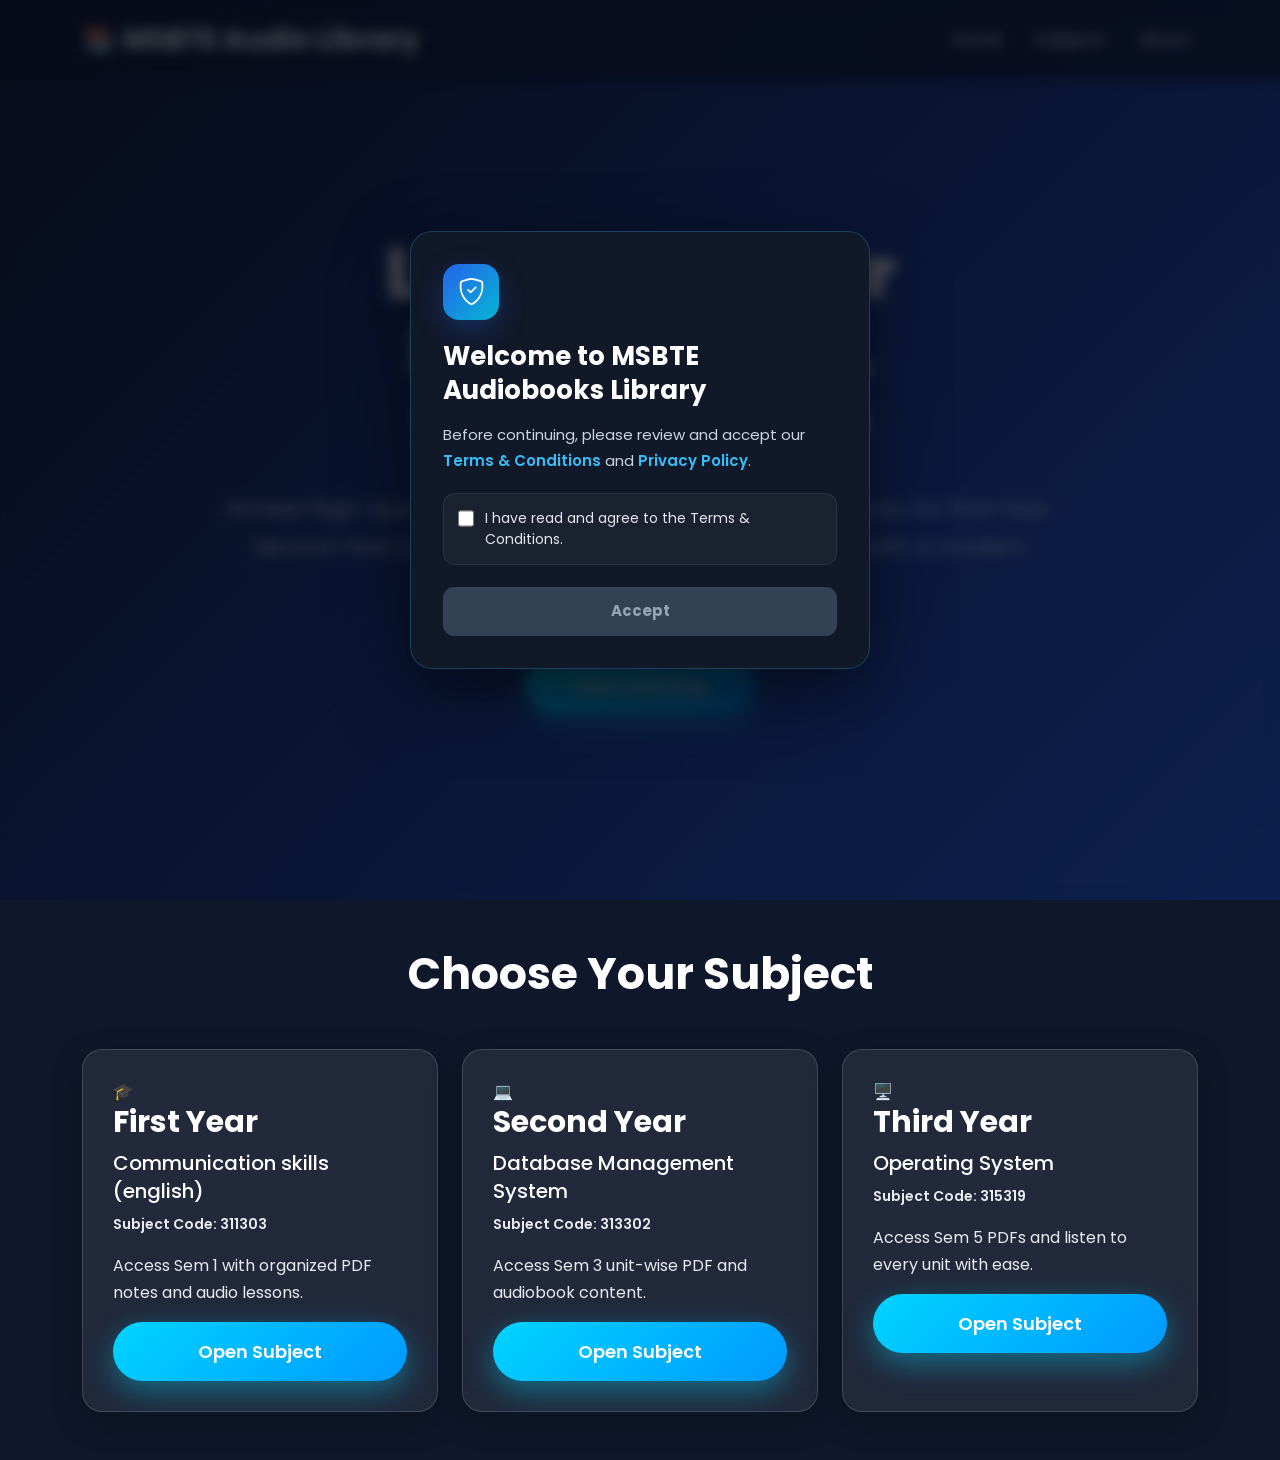
<file: index.html>
<!DOCTYPE html>
<html lang="en">

<head>
    <meta charset="UTF-8">
    <meta name="viewport" content="width=device-width, initial-scale=1.0">

    <title>MSBTE Audiobooks</title>

    <!-- Bootstrap -->
    <link href="https://cdn.jsdelivr.net/npm/bootstrap@5.3.3/dist/css/bootstrap.min.css" rel="stylesheet">

    <!-- Google Font -->
    <link rel="preconnect" href="https://fonts.googleapis.com">
    <link rel="preconnect" href="https://fonts.gstatic.com" crossorigin>
    <link href="https://fonts.googleapis.com/css2?family=Poppins:wght@300;400;500;600;700;800&display=swap" rel="stylesheet">

    <!-- Bootstrap Icons -->
    <link rel="stylesheet" href="https://cdn.jsdelivr.net/npm/bootstrap-icons@1.11.3/font/bootstrap-icons.min.css">

    <!-- CSS -->
    <link rel="stylesheet" href="style.css">
</head>

<body>

<!-- ================= NAVBAR ================= -->

<nav class="navbar navbar-expand-lg navbar-dark fixed-top">

<div class="container">

<a class="navbar-brand fw-bold fs-3" href="#">
📚 MSBTE Audio Library
</a>

<button class="navbar-toggler"
type="button"
data-bs-toggle="collapse"
data-bs-target="#menu">

<span class="navbar-toggler-icon"></span>

</button>

<div class="collapse navbar-collapse" id="menu">

<ul class="navbar-nav ms-auto">

<li class="nav-item">
<a class="nav-link active" href="#">Home</a>
</li>

<li class="nav-item">
<a class="nav-link" href="#subjects">Subjects</a>
</li>

<li class="nav-item">
<a class="nav-link" href="about.html">About</a>
</li>

</ul>

</div>

</div>

</nav>

<!-- ================= HERO ================= -->

<section class="hero">

<div class="container text-center">

<h1>
Learn Smarter <br>
Listen  Better.<br>
Score   Higher
</h1>

<p>

Access high-quality MSBTE PDFs and AI-powered audiobooks for First Year,
Second Year and Third Year. Study anytime, anywhere with a modern learning experience.
</p>

<a href="#subjects" class="btn btn-primary btn-lg px-5">

Start Learning

</a>

</div>

</section>
<section id="subjects" class="py-5">

<div class="container">

<h2 class="text-center mb-5 fw-bold">
Choose Your Subject
</h2>

<div class="row g-4">

<!-- FY -->

<div class="col-lg-4">

<div class="subject-card">

<div class="subject-icon">
🎓
</div>

<h3>First Year</h3>

<h5>Communication skills (english)</h5>
<p class="subject-code">Subject Code: 311303</p>
<p>Access Sem 1 with organized PDF notes and audio lessons.</p>

<a href="communication-skills.html" class="btn btn-primary w-100">
    Open Subject
</a>

</div>

</div>

<!-- SY -->

<div class="col-lg-4">

<div class="subject-card">

<div class="subject-icon">
💻
</div>

<h3>Second Year</h3>

<h5>Database Management System</h5>
<p class="subject-code">Subject Code: 313302</p>
<p>Access  Sem 3 unit-wise PDF and audiobook content.</p>

<a href="dbms.html" class="btn btn-primary w-100">
    Open Subject
</a>

</div>

</div>

<!-- TY -->

<div class="col-lg-4">

<div class="subject-card">

<div class="subject-icon">
🖥️
</div>

<h3>Third Year</h3>

<h5>Operating System</h5>
<p class="subject-code">Subject Code: 315319</p>
<p>Access Sem 5 PDFs and listen to every unit with ease.</p>

<a href="operating-system.html" class="btn btn-primary w-100">
    Open Subject
</a>

</div>

</div>

</div>

</div>

</section>
<div class="modal-overlay" id="termsModal">

    <div class="terms-modal">

        <div class="modal-icon">
            <i class="bi bi-shield-check"></i>
        </div>

        <h2>Welcome to MSBTE Audiobooks Library</h2>

        <p>
            Before continuing, please review and accept our
            <a href="terms-and-condition.html">Terms & Conditions</a>
            and
            <a href="privacy-policy.html">Privacy Policy</a>.
        </p>

        <label class="agree-check">
            <input type="checkbox" id="agreeCheck">
            I have read and agree to the Terms & Conditions.
        </label>

        <button id="acceptBtn" disabled>
            Accept
        </button>

    </div>

</div>

</footer>  
<script src="https://cdn.jsdelivr.net/npm/bootstrap@5.3.3/dist/js/bootstrap.bundle.min.js"></script>
<script>
    const termsModal = document.getElementById("termsModal");
    const agreeCheck = document.getElementById("agreeCheck");
    const acceptBtn = document.getElementById("acceptBtn");

    if (localStorage.getItem("termsAccepted") === "true") {
        termsModal.style.display = "none";
    }

    agreeCheck.addEventListener("change", function () {
        acceptBtn.disabled = !this.checked;
    });

    acceptBtn.addEventListener("click", function () {
        if (!agreeCheck.checked) return;

        localStorage.setItem("termsAccepted", "true");
        termsModal.style.display = "none";
    });
</script>

</body>
</html>
</file>
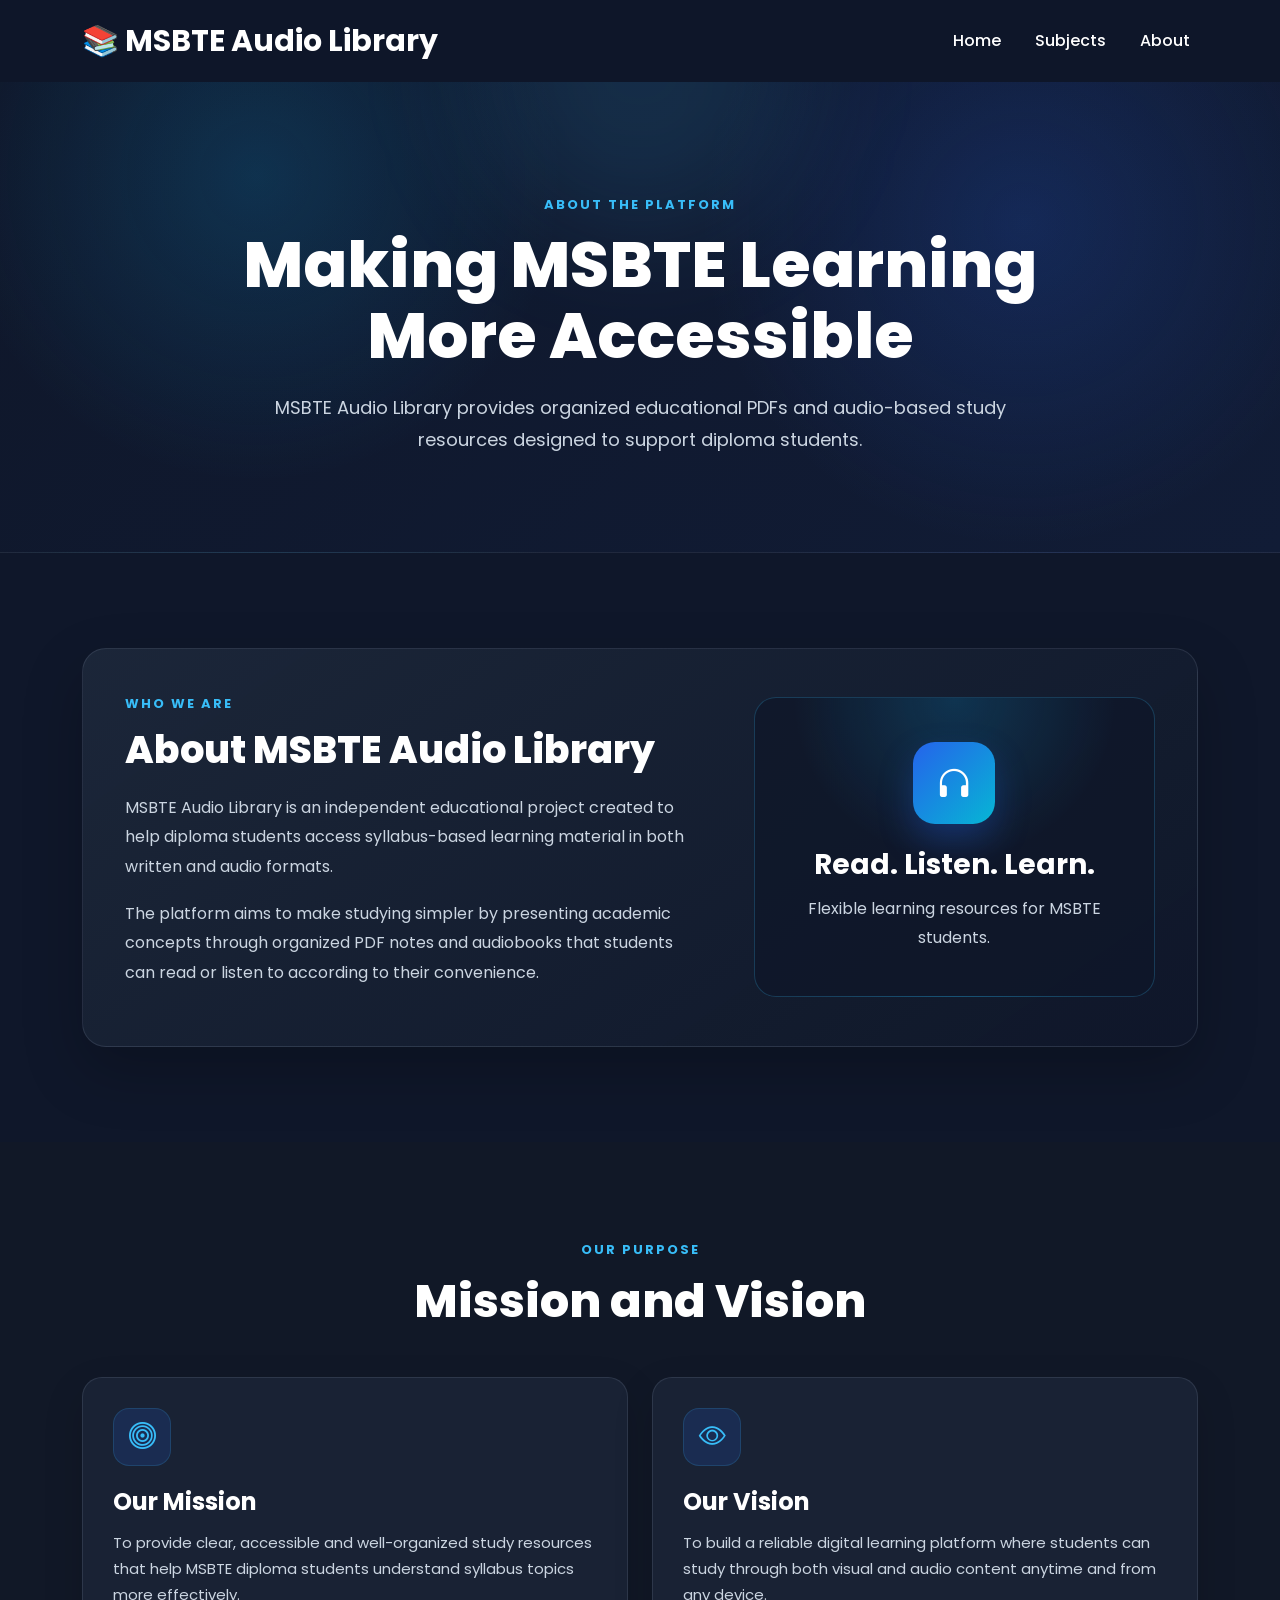
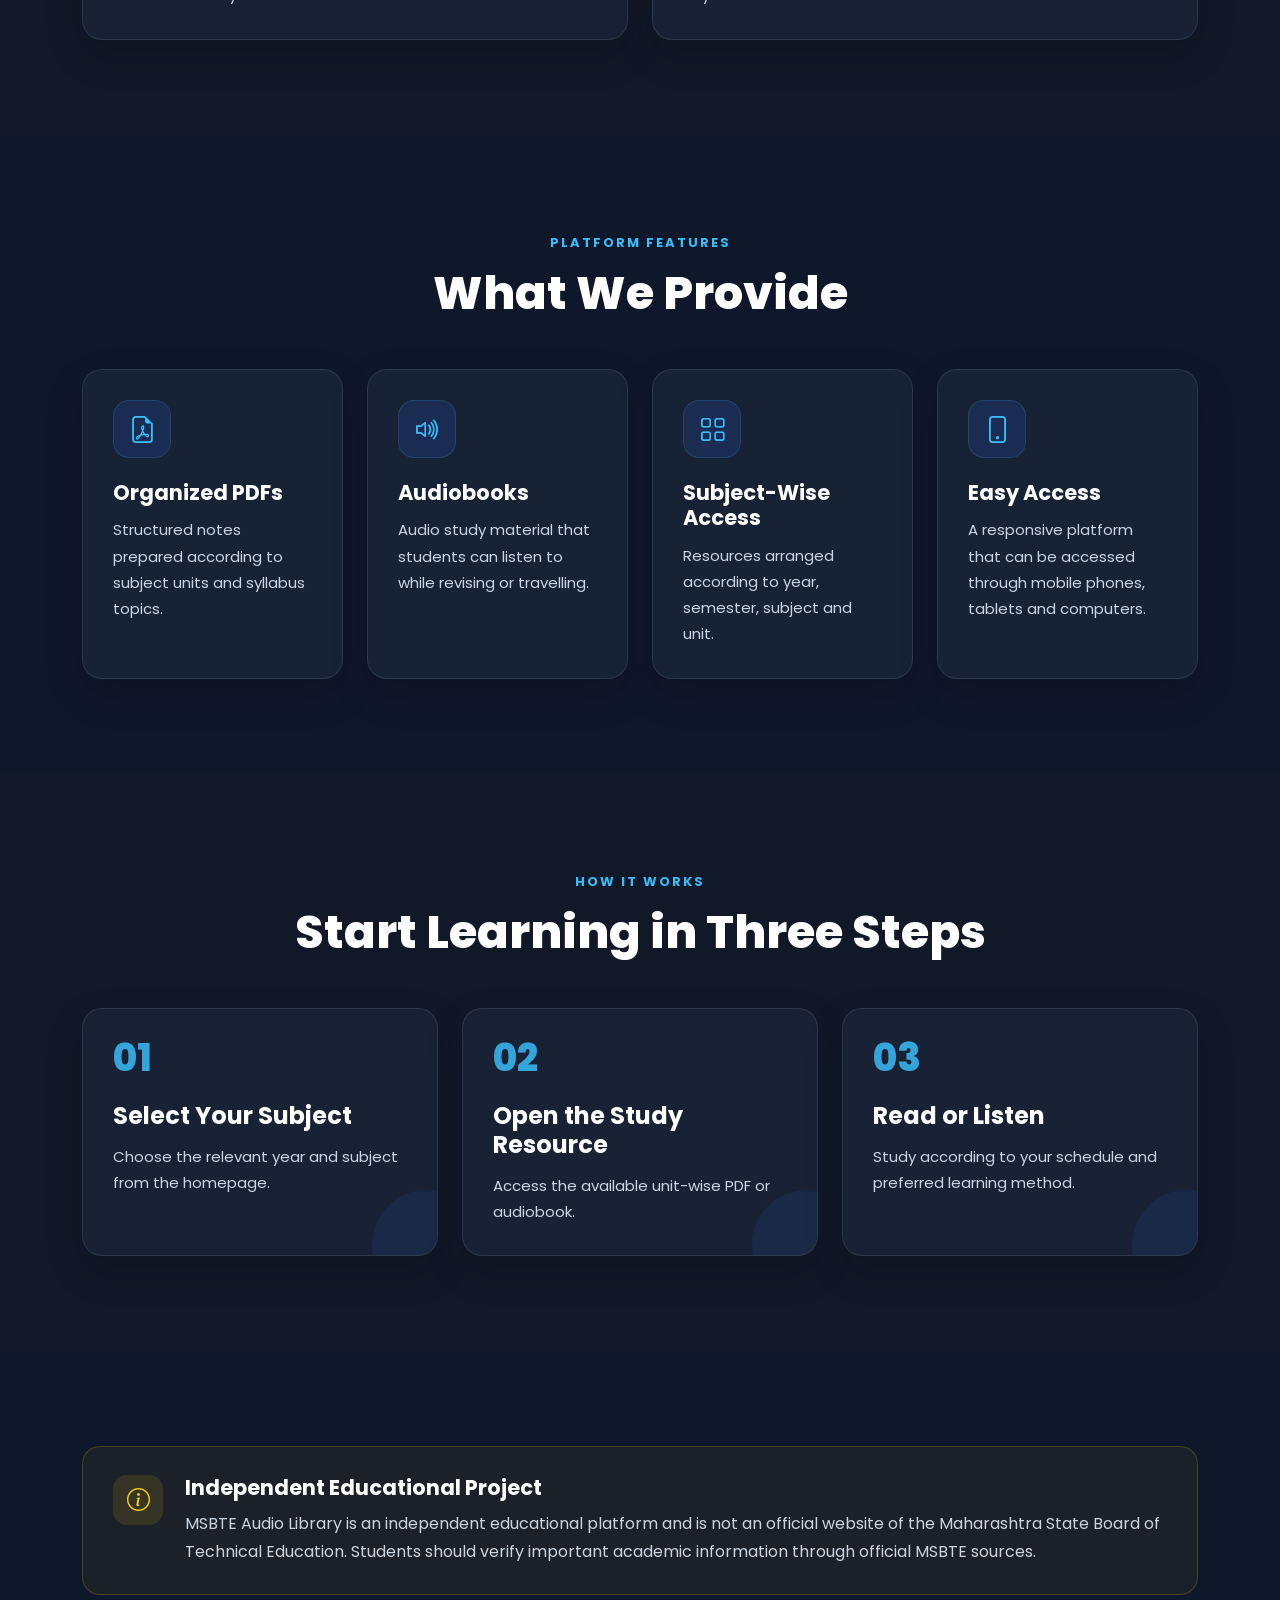
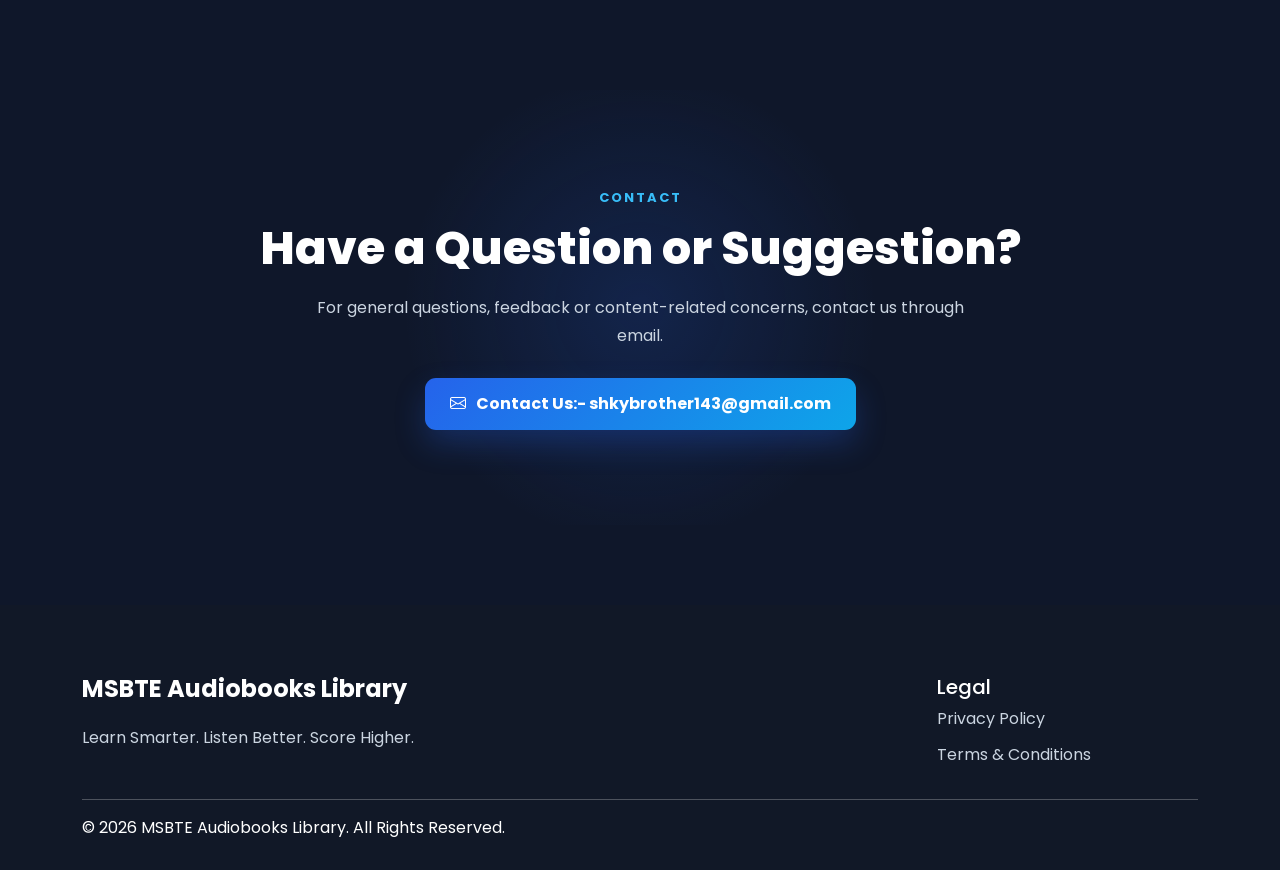
<file: about.html>
<!DOCTYPE html>
<html lang="en">

<head>
    <meta charset="UTF-8">
    <meta name="viewport" content="width=device-width, initial-scale=1.0">

    <title>About Us | MSBTE Audio Library</title>

    <link href="https://cdn.jsdelivr.net/npm/bootstrap@5.3.3/dist/css/bootstrap.min.css"
          rel="stylesheet">

    <link rel="stylesheet"
          href="https://cdn.jsdelivr.net/npm/bootstrap-icons@1.11.3/font/bootstrap-icons.min.css">

    <link rel="stylesheet" href="style.css">
</head>

<body>

    <!-- Navbar -->
    <nav class="navbar navbar-expand-lg navbar-dark">
        <div class="container">

            <a class="navbar-brand fw-bold" href="index.html">
                📚 MSBTE Audio Library
            </a>

            <button class="navbar-toggler"
                    type="button"
                    data-bs-toggle="collapse"
                    data-bs-target="#navbarMenu">

                <span class="navbar-toggler-icon"></span>
            </button>

            <div class="collapse navbar-collapse" id="navbarMenu">

                <ul class="navbar-nav ms-auto">

                    <li class="nav-item">
                        <a class="nav-link" href="index.html">Home</a>
                    </li>

                    <li class="nav-item">
                        <a class="nav-link" href="index.html#subjects">Subjects</a>
                    </li>

                    <li class="nav-item">
                        <a class="nav-link active" href="about.html">About</a>
                    </li>

                </ul>

            </div>
        </div>
    </nav>

    <!-- About Hero -->
    <section class="about-hero">
        <div class="container text-center">

            <span class="about-label">
                ABOUT THE PLATFORM
            </span>

            <h1>Making MSBTE Learning More Accessible</h1>

            <p>
                MSBTE Audio Library provides organized educational PDFs and
                audio-based study resources designed to support diploma students.
            </p>

        </div>
    </section>

    <!-- About Introduction -->
    <section class="about-section">
        <div class="container">

            <div class="about-card">

                <div class="row align-items-center g-5">

                    <div class="col-lg-7">

                        <span class="section-label">WHO WE ARE</span>

                        <h2>About MSBTE Audio Library</h2>

                        <p>
                            MSBTE Audio Library is an independent educational
                            project created to help diploma students access
                            syllabus-based learning material in both written
                            and audio formats.
                        </p>

                        <p>
                            The platform aims to make studying simpler by
                            presenting academic concepts through organized PDF
                            notes and audiobooks that students can read or
                            listen to according to their convenience.
                        </p>

                    </div>

                    <div class="col-lg-5">

                        <div class="about-visual">
                            <i class="bi bi-headphones"></i>

                            <h3>Read. Listen. Learn.</h3>

                            <p>
                                Flexible learning resources for MSBTE students.
                            </p>
                        </div>

                    </div>

                </div>

            </div>

        </div>
    </section>

    <!-- Mission and Vision -->
    <section class="about-section about-alt">
        <div class="container">

            <div class="text-center section-heading">
                <span class="section-label">OUR PURPOSE</span>
                <h2>Mission and Vision</h2>
            </div>

            <div class="row g-4">

                <div class="col-md-6">
                    <div class="info-card">

                        <div class="info-icon">
                            <i class="bi bi-bullseye"></i>
                        </div>

                        <h3>Our Mission</h3>

                        <p>
                            To provide clear, accessible and well-organized
                            study resources that help MSBTE diploma students
                            understand syllabus topics more effectively.
                        </p>

                    </div>
                </div>

                <div class="col-md-6">
                    <div class="info-card">

                        <div class="info-icon">
                            <i class="bi bi-eye"></i>
                        </div>

                        <h3>Our Vision</h3>

                        <p>
                            To build a reliable digital learning platform where
                            students can study through both visual and audio
                            content anytime and from any device.
                        </p>

                    </div>
                </div>

            </div>

        </div>
    </section>

    <!-- What We Provide -->
    <section class="about-section">
        <div class="container">

            <div class="text-center section-heading">
                <span class="section-label">PLATFORM FEATURES</span>
                <h2>What We Provide</h2>
            </div>

            <div class="row g-4">

                <div class="col-md-6 col-lg-3">
                    <div class="feature-box">
                        <i class="bi bi-file-earmark-pdf"></i>
                        <h4>Organized PDFs</h4>
                        <p>
                            Structured notes prepared according to subject
                            units and syllabus topics.
                        </p>
                    </div>
                </div>

                <div class="col-md-6 col-lg-3">
                    <div class="feature-box">
                        <i class="bi bi-volume-up"></i>
                        <h4>Audiobooks</h4>
                        <p>
                            Audio study material that students can listen to
                            while revising or travelling.
                        </p>
                    </div>
                </div>

                <div class="col-md-6 col-lg-3">
                    <div class="feature-box">
                        <i class="bi bi-grid"></i>
                        <h4>Subject-Wise Access</h4>
                        <p>
                            Resources arranged according to year, semester,
                            subject and unit.
                        </p>
                    </div>
                </div>

                <div class="col-md-6 col-lg-3">
                    <div class="feature-box">
                        <i class="bi bi-phone"></i>
                        <h4>Easy Access</h4>
                        <p>
                            A responsive platform that can be accessed through
                            mobile phones, tablets and computers.
                        </p>
                    </div>
                </div>

            </div>

        </div>
    </section>

    <!-- How It Works -->
    <section class="about-section about-alt">
        <div class="container">

            <div class="text-center section-heading">
                <span class="section-label">HOW IT WORKS</span>
                <h2>Start Learning in Three Steps</h2>
            </div>

            <div class="row g-4">

                <div class="col-md-4">
                    <div class="step-card">
                        <span>01</span>
                        <h3>Select Your Subject</h3>
                        <p>
                            Choose the relevant year and subject from the
                            homepage.
                        </p>
                    </div>
                </div>

                <div class="col-md-4">
                    <div class="step-card">
                        <span>02</span>
                        <h3>Open the Study Resource</h3>
                        <p>
                            Access the available unit-wise PDF or audiobook.
                        </p>
                    </div>
                </div>

                <div class="col-md-4">
                    <div class="step-card">
                        <span>03</span>
                        <h3>Read or Listen</h3>
                        <p>
                            Study according to your schedule and preferred
                            learning method.
                        </p>
                    </div>
                </div>

            </div>

        </div>
    </section>

    <!-- Disclaimer -->
    <section class="about-section">
        <div class="container">

            <div class="disclaimer-box">

                <div class="disclaimer-icon">
                    <i class="bi bi-info-circle"></i>
                </div>

                <div>
                    <h3>Independent Educational Project</h3>

                    <p>
                        MSBTE Audio Library is an independent educational
                        platform and is not an official website of the
                        Maharashtra State Board of Technical Education.
                        Students should verify important academic information
                        through official MSBTE sources.
                    </p>
                </div>

            </div>

        </div>
    </section>

    <!-- Contact -->
    <section class="about-section contact-section">
        <div class="container text-center">

            <span class="section-label">CONTACT</span>

            <h2>Have a Question or Suggestion?</h2>

            <p>
                For general questions, feedback or content-related concerns,
                contact us through email.
            </p>

            <a href="mailto:shkybrother143@gmail.com" class="contact-button">
                <i class="bi bi-envelope"></i>
                Contact Us:- 
                shkybrother143@gmail.com

            </a>

        </div>
    </section>

    <!-- Footer -->
    <footer class="footer">

        <div class="container">

            <div class="row justify-content-between">

                <div class="col-lg-6">
                    <h4>MSBTE Audiobooks Library</h4>

                    <p>
                        Learn Smarter. Listen Better. Score Higher.
                    </p>
                </div>

                <div class="col-lg-3">
                    <h5>Legal</h5>

                    <ul>
                        <li>
                            <a href="privacy-policy.html">Privacy Policy</a>
                        </li>

                        <li>
                            <a href="terms-and-condition.html">
                                Terms & Conditions
                            </a>
                        </li>
                    </ul>
                </div>

            </div>

            <hr>

            <div class="copyright">
                © 2026 MSBTE Audiobooks Library. All Rights Reserved.
            </div>

        </div>

    </footer>

    <script src="https://cdn.jsdelivr.net/npm/bootstrap@5.3.3/dist/js/bootstrap.bundle.min.js">
    </script>

</body>
</html>
</file>
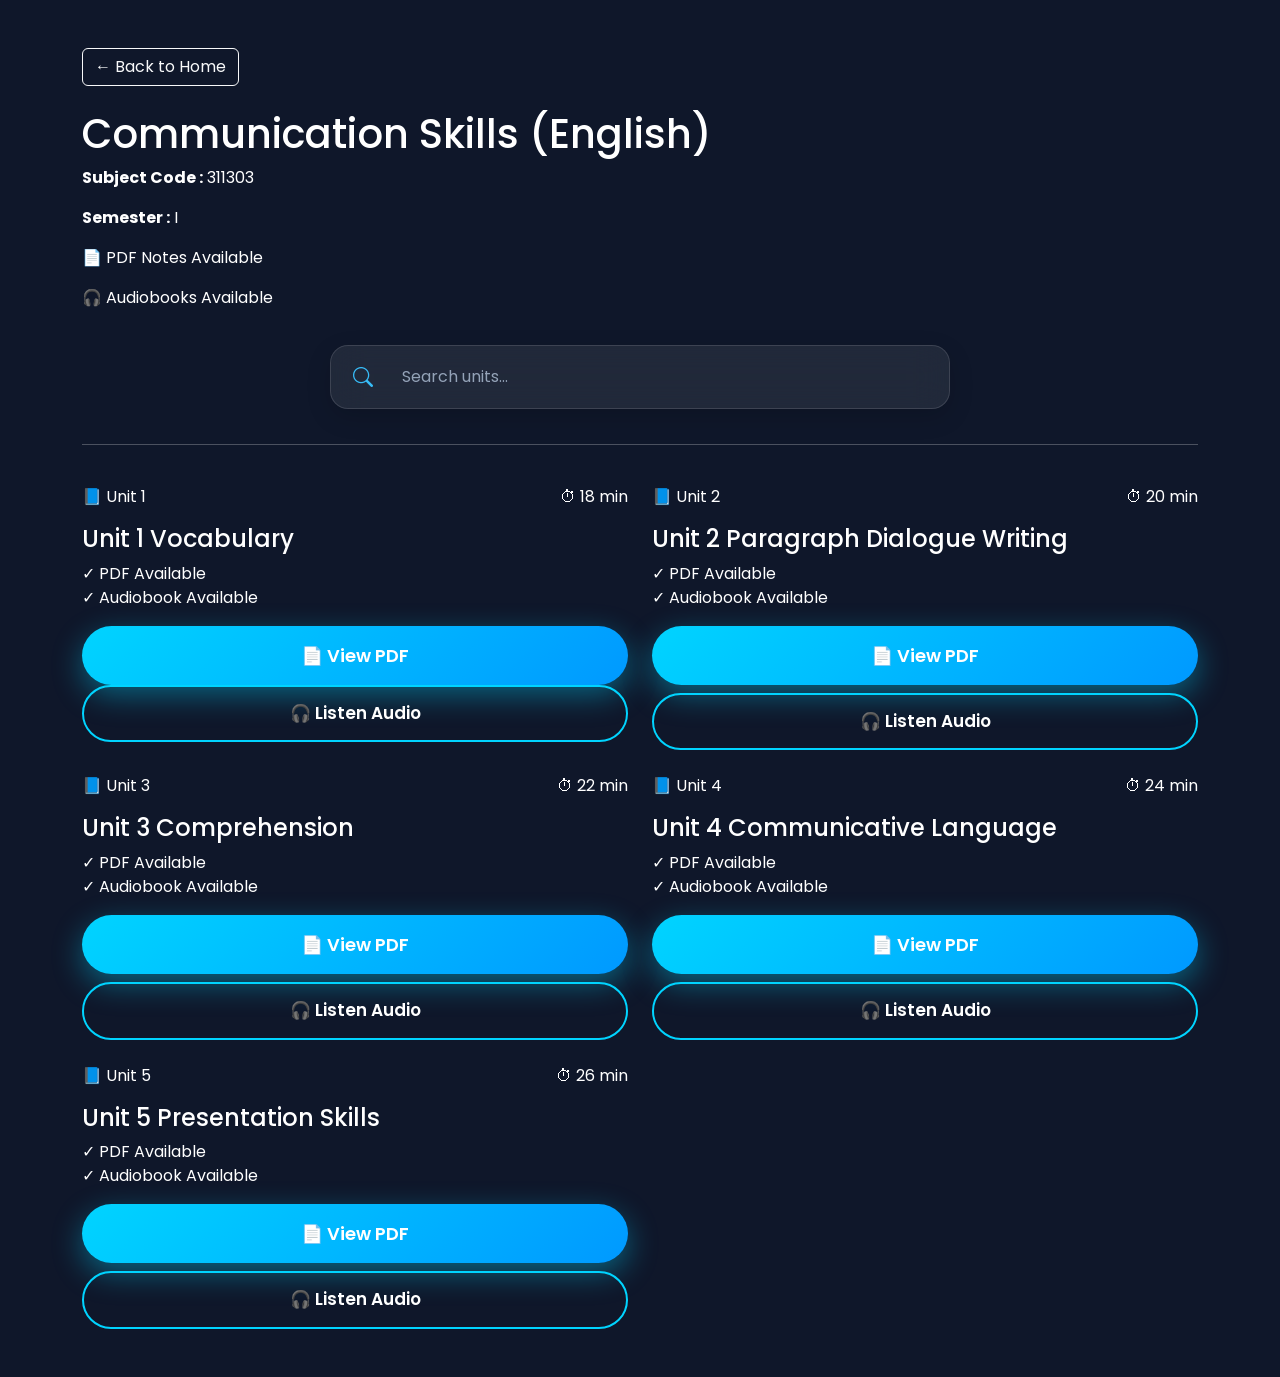
<file: communication-skills.html>
<!DOCTYPE html>
<html lang="en">
<head>
<meta charset="UTF-8">
<meta name="viewport" content="width=device-width, initial-scale=1.0">
<title>Communication Skills</title>

<link href="https://cdn.jsdelivr.net/npm/bootstrap@5.3.3/dist/css/bootstrap.min.css" rel="stylesheet">
<link rel="stylesheet"
href="https://cdn.jsdelivr.net/npm/bootstrap-icons@1.11.3/font/bootstrap-icons.min.css">
<link href="https://fonts.googleapis.com/css2?family=Poppins:wght@300;400;500;600;700;800&display=swap" rel="stylesheet">
<link rel="stylesheet" href="style.css">

</head>
<script src="script.js"></script>
<body>

<div class="container py-5">

<a href="index.html" class="btn btn-outline-light mb-4">
← Back to Home
</a>

<div class="subject-header">

<h1>Communication Skills (English)</h1>

<p><strong>Subject Code :</strong> 311303</p>

<p><strong>Semester :</strong> I</p>

<p>📄 PDF Notes Available</p>

<p>🎧 Audiobooks Available</p>

<div class="search-wrapper">

    <div class="search-box">

        <i class="bi bi-search"></i>

        <input
            type="search"
            class="search-input"
            placeholder="Search units..."
            autocomplete="off"
            aria-label="Search Units">

    </div>

    <div class="search-results"></div>

</div>

<hr>

<!-- ================= UNIT CARDS SECTION START ================= -->

<div class="row g-4 mt-3">

    <!-- UNIT 1 -->
    <div class="col-lg-6 col-md-12">

        <div class="unit-card">

            <div class="d-flex justify-content-between align-items-center mb-3">

                <span class="unit-badge">📘 Unit 1</span>

                <span class="duration">⏱ 18 min</span>

            </div>

            <h4>Unit 1 Vocabulary</h4>

            <p class="resource">
                ✓ PDF Available <br>
                ✓ Audiobook Available
            </p>

            <a href="pdf/Unit1_Vocabulary_Notes_compressed.pdf"
               class="btn btn-primary w-100 mb-2>"
               ta
               rel="noopener">
                📄 View PDF
            </a>

            <a href="audio/UNIT 1 FY final.mp3" 
             target="_blank"
            class="btn btn-audio w-100">
                🎧 Listen Audio
            </a>

        </div>

    </div>

    <!-- UNIT 2 -->
    <div class="col-lg-6 col-md-12">

        <div class="unit-card">

            <div class="d-flex justify-content-between align-items-center mb-3">

                <span class="unit-badge">📘 Unit 2</span>

                <span class="duration">⏱ 20 min</span>

            </div>

            <h4>Unit 2 Paragraph Dialogue Writing</h4>

            <p class="resource">
                ✓ PDF Available <br>
                ✓ Audiobook Available
            </p>

            <a href="pdf/Unit2_Paragraph_Dialogue_Writing_Notes (1)_compressed.pdf"
            class="btn btn-primary w-100 mb-2">
            📄 View PDF
            </a>

            <a href="audio/UNIT 2 FY (1).mp3" 
             target="_blank"
            class="btn btn-audio w-100">
                🎧 Listen Audio
            </a>

        </div>

    </div>

    <!-- UNIT 3 -->
    <div class="col-lg-6 col-md-12">

        <div class="unit-card">

            <div class="d-flex justify-content-between align-items-center mb-3">

                <span class="unit-badge">📘 Unit 3</span>

                <span class="duration">⏱ 22 min</span>

            </div>

            <h4>Unit 3 Comprehension</h4>

            <p class="resource">
                ✓ PDF Available <br>
                ✓ Audiobook Available
            </p>

            <a href="pdf/Unit3_Comprehension_Notes_compressed.pdf" 
            class="btn btn-primary w-100 mb-2">
                📄 View PDF
            </a>

            <a href="audio/UNIT 3 FY (1).mp3" 
             target="_blank"
            class="btn btn-audio w-100">
                🎧 Listen Audio
            </a>

        </div>

    </div>

    <!-- UNIT 4 -->
    <div class="col-lg-6 col-md-12">

        <div class="unit-card">

            <div class="d-flex justify-content-between align-items-center mb-3">

                <span class="unit-badge">📘 Unit 4</span>

                <span class="duration">⏱ 24 min</span>

            </div>

            <h4>Unit 4 Communicative Language</h4>

            <p class="resource">
                ✓ PDF Available <br>
                ✓ Audiobook Available
            </p>

            <a href="pdf/Unit4_Communicative_Language_Notes_compressed.pdf" 
            class="btn btn-primary w-100 mb-2">
                📄 View PDF
            </a>

            <a href="audio/UNIT 4 FY (1).mp3" 
             target="_blank"
            class="btn btn-audio w-100">
                🎧 Listen Audio
            </a>

        </div>

    </div>

    <!-- UNIT 5 -->
    <div class="col-lg-6 col-md-12">

        <div class="unit-card">

            <div class="d-flex justify-content-between align-items-center mb-3">

                <span class="unit-badge">📘 Unit 5</span>

                <span class="duration">⏱ 26 min</span>

            </div>

            <h4>Unit 5 Presentation Skills</h4>

            <p class="resource">
                ✓ PDF Available <br>
                ✓ Audiobook Available
            </p>

            <a href="pdf/Unit5_Presentation_Skills.pdf" 
            class="btn btn-primary w-100 mb-2">
                📄 View PDF
            </a>

            <a href="audio/UNIT 5 FY final.mp3" 
             target="_blank"
            class="btn btn-audio w-100">
                🎧 Listen Audio
            </a>

        </div>

    </div>

</div>

<!-- ================= UNIT CARDS SECTION END ================= -->
</file>
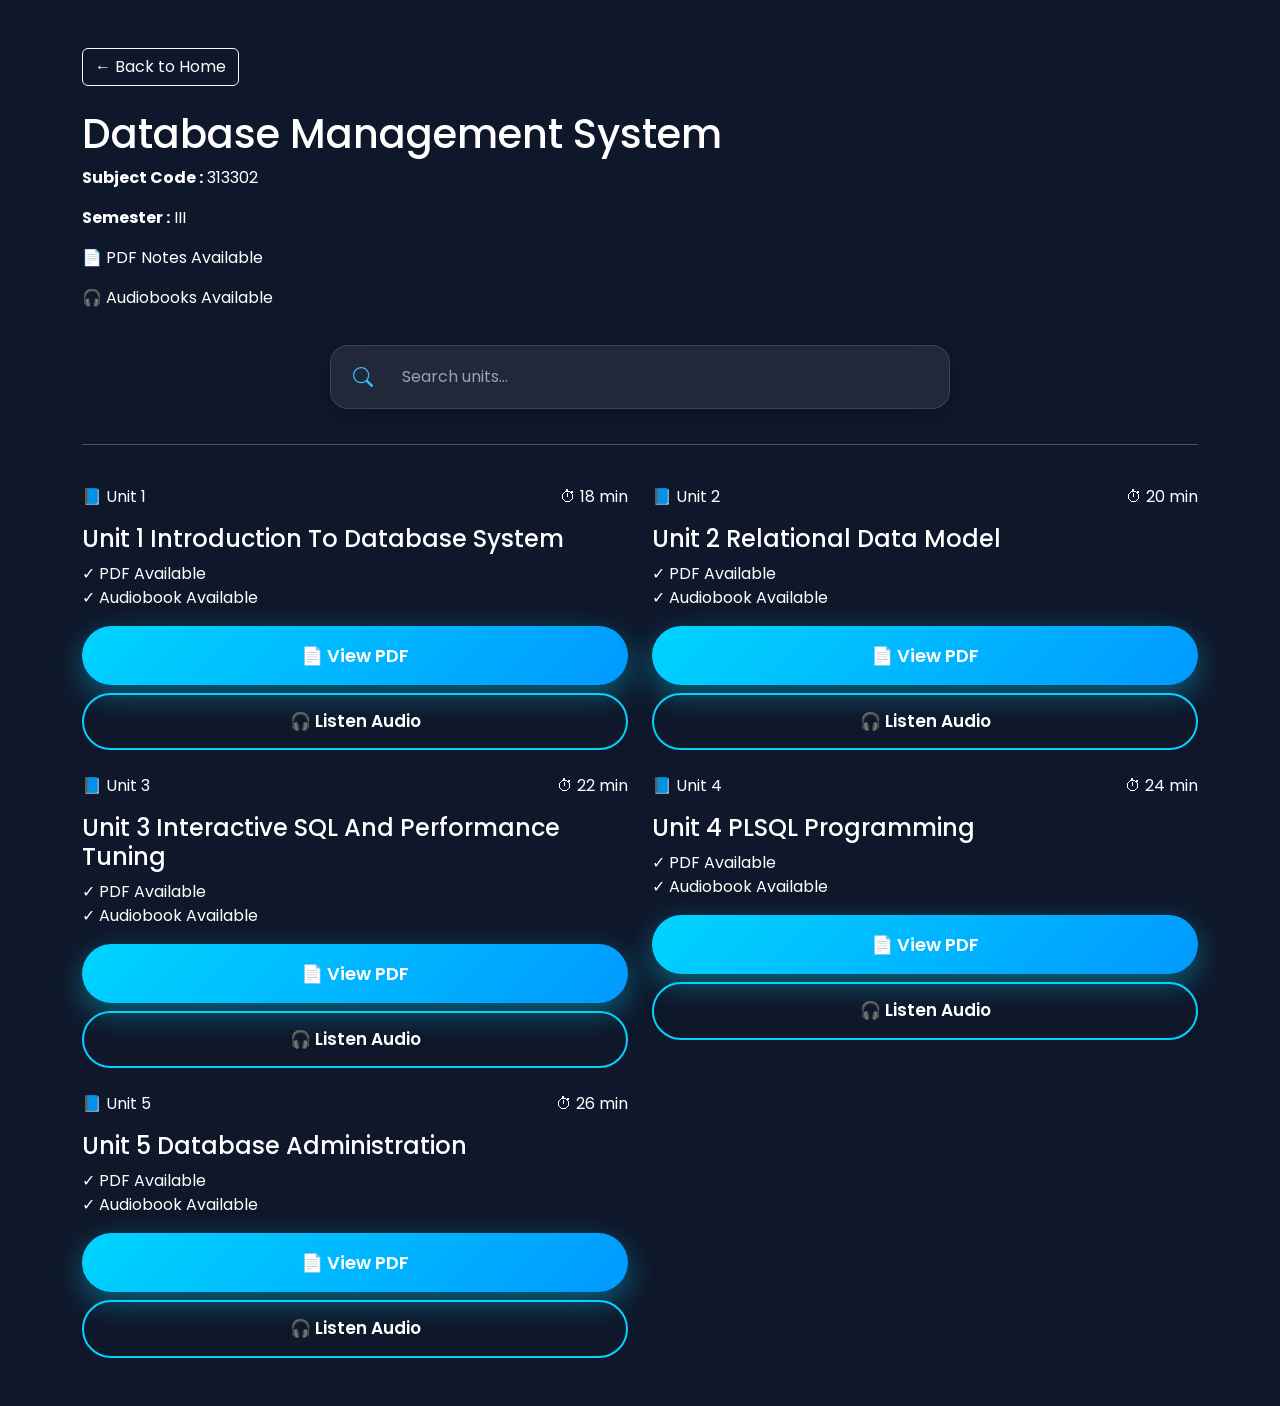
<file: dbms.html>
<!DOCTYPE html>
<html lang="en">
<head>
<meta charset="UTF-8">
<meta name="viewport" content="width=device-width, initial-scale=1.0">
<title>Database Management System</title>

<link href="https://cdn.jsdelivr.net/npm/bootstrap@5.3.3/dist/css/bootstrap.min.css" rel="stylesheet">
<link rel="stylesheet"
href="https://cdn.jsdelivr.net/npm/bootstrap-icons@1.11.3/font/bootstrap-icons.min.css">
<link href="https://fonts.googleapis.com/css2?family=Poppins:wght@300;400;500;600;700;800&display=swap" rel="stylesheet">
<link rel="stylesheet" href="style.css">
</head>
<script src="script.js"></script>
<body>

<div class="container py-5">

<a href="index.html" class="btn btn-outline-light mb-4">
← Back to Home
</a>

<div class="subject-header">

<h1>Database Management System</h1>

<p><strong>Subject Code :</strong> 313302</p>

<p><strong>Semester :</strong> III</p>

<p>📄 PDF Notes Available</p>

<p>🎧 Audiobooks Available</p>

<div class="search-wrapper">

    <div class="search-box">

        <i class="bi bi-search"></i>

        <input
            type="search"
            class="search-input"
            placeholder="Search units..."
            autocomplete="off"
            aria-label="Search Units">

    </div>

    <div class="search-results"></div>

</div>

<hr>

<!-- ================= UNIT CARDS SECTION START ================= -->

<div class="row g-4 mt-3">

    <!-- UNIT 1 -->
    <div class="col-lg-6 col-md-12">

        <div class="unit-card">

            <div class="d-flex justify-content-between align-items-center mb-3">

                <span class="unit-badge">📘 Unit 1</span>

                <span class="duration">⏱ 18 min</span>

            </div>

            <h4>Unit 1 Introduction To Database System</h4>

            <p class="resource">
                ✓ PDF Available <br>
                ✓ Audiobook Available
            </p>

            <a href="pdf/DBMS_Unit1_plain (1).pdf" 
            class="btn btn-primary w-100 mb-2">
                📄 View PDF
            </a>

            <a href="audio/DBMS UNIT 1 AUD.mp3" 
            target="_blank"
            class="btn btn-audio w-100">
                🎧 Listen Audio
            </a>

        </div>

    </div>

    <!-- UNIT 2 -->
    <div class="col-lg-6 col-md-12">

        <div class="unit-card">

            <div class="d-flex justify-content-between align-items-center mb-3">

                <span class="unit-badge">📘 Unit 2</span>

                <span class="duration">⏱ 20 min</span>

            </div>

            <h4>Unit 2 Relational Data Model</h4>

            <p class="resource">
                ✓ PDF Available <br>
                ✓ Audiobook Available
            </p>

            <a href="pdf/DBMS_Unit2_Relational_Data_Model.pdf" 
            target="_blank"
            class="btn btn-primary w-100 mb-2">
                📄 View PDF
            </a>

            <a href="audio/DBMS UNIT 2 AUD (1).mp3" 
            class="btn btn-audio w-100">
                🎧 Listen Audio
            </a>

        </div>

    </div>

    <!-- UNIT 3 -->
    <div class="col-lg-6 col-md-12">

        <div class="unit-card">

            <div class="d-flex justify-content-between align-items-center mb-3">

                <span class="unit-badge">📘 Unit 3</span>

                <span class="duration">⏱ 22 min</span>

            </div>

            <h4>Unit 3 Interactive SQL And Performance Tuning</h4>

            <p class="resource">
                ✓ PDF Available <br>
                ✓ Audiobook Available
            </p>

            <a href="pdf/DBMS_Unit3_Interactive_SQL_and_Performance_Tuning.pdf" 
            class="btn btn-primary w-100 mb-2">
                📄 View PDF
            </a>

            <a href="audio/DBMS UNIT 3 AUD (1).mp3" 
            target="_blank"
            class="btn btn-audio w-100">
                🎧 Listen Audio
            </a>

        </div>

    </div>

    <!-- UNIT 4 -->
    <div class="col-lg-6 col-md-12">

        <div class="unit-card">

            <div class="d-flex justify-content-between align-items-center mb-3">

                <span class="unit-badge">📘 Unit 4</span>

                <span class="duration">⏱ 24 min</span>

            </div>

            <h4>Unit 4 PLSQL Programming</h4>

            <p class="resource">
                ✓ PDF Available <br>
                ✓ Audiobook Available
            </p>

            <a href="pdf/DBMS_Unit4_PLSQL_Programming (1).pdf" 
            class="btn btn-primary w-100 mb-2">
                📄 View PDF
            </a>

            <a href="audio/DBMS UNIT 4 AUD (1).mp3" 
            target="_blank"
            class="btn btn-audio w-100">
                🎧 Listen Audio
            </a>

        </div>

    </div>

    <!-- UNIT 5 -->
    <div class="col-lg-6 col-md-12">

        <div class="unit-card">

            <div class="d-flex justify-content-between align-items-center mb-3">

                <span class="unit-badge">📘 Unit 5</span>

                <span class="duration">⏱ 26 min</span>

            </div>

            <h4>Unit 5 Database Administration</h4>

            <p class="resource">
                ✓ PDF Available <br>
                ✓ Audiobook Available
            </p>

            <a href="pdf/DBMS_Unit5_Database_Administration.pdf" 
            class="btn btn-primary w-100 mb-2">
                📄 View PDF
            </a>

            <a href="audio/DBMS UNIT 5 AUD (1).mp3" 
            target="_blank"
            class="btn btn-audio w-100">
                🎧 Listen Audio
            </a>

        </div>

    </div>

</div>

<!-- ================= UNIT CARDS SECTION END ================= -->
</file>
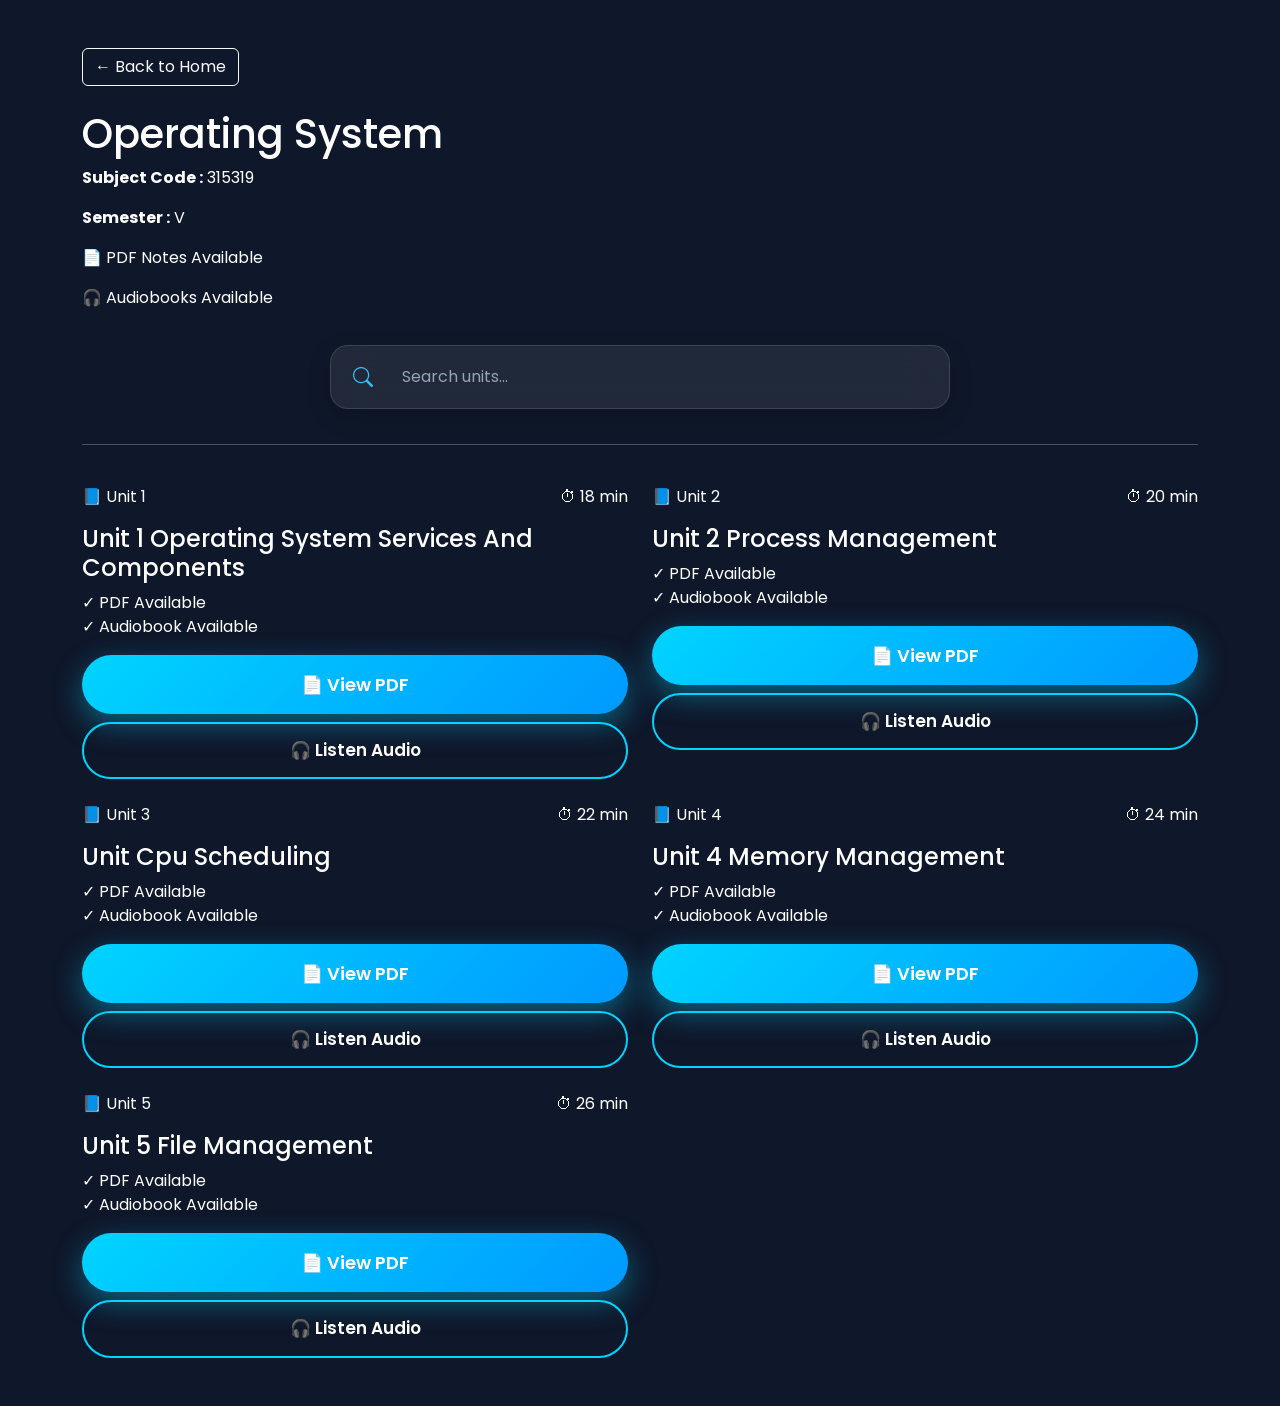
<file: operating-system.html>
<!DOCTYPE html>
<html lang="en">
<head>
<meta charset="UTF-8">
<meta name="viewport" content="width=device-width, initial-scale=1.0">
<title>Operating System</title>

<link href="https://cdn.jsdelivr.net/npm/bootstrap@5.3.3/dist/css/bootstrap.min.css" rel="stylesheet">
<link rel="stylesheet"
href="https://cdn.jsdelivr.net/npm/bootstrap-icons@1.11.3/font/bootstrap-icons.min.css">
<link href="https://fonts.googleapis.com/css2?family=Poppins:wght@300;400;500;600;700;800&display=swap" rel="stylesheet">
<link rel="stylesheet" href="style.css">
</head>
<script src="script.js"></script>
<body>

<div class="container py-5">

<a href="index.html" class="btn btn-outline-light mb-4">
← Back to Home
</a>

<div class="subject-header">

<h1>Operating System</h1>

<p><strong>Subject Code :</strong> 315319</p>

<p><strong>Semester :</strong> V</p>

<p>📄 PDF Notes Available</p>

<p>🎧 Audiobooks Available</p>

<div class="search-wrapper">

    <div class="search-box">

        <i class="bi bi-search"></i>

        <input
            type="search"
            class="search-input"
            placeholder="Search units..."
            autocomplete="off"
            aria-label="Search Units">

    </div>

    <div class="search-results"></div>

</div>

<hr>

<!-- ================= UNIT CARDS SECTION START ================= -->

<div class="row g-4 mt-3">

    <!-- UNIT 1 -->
    <div class="col-lg-6 col-md-12">

        <div class="unit-card">

            <div class="d-flex justify-content-between align-items-center mb-3">

                <span class="unit-badge">📘 Unit 1</span>

                <span class="duration">⏱ 18 min</span>

            </div>

            <h4>Unit 1 Operating System Services And Components </h4>

            <p class="resource">
                ✓ PDF Available <br>
                ✓ Audiobook Available
            </p>

            <a href="pdf/OS_Unit1_Notes.pdf" 
            class="btn btn-primary w-100 mb-2">
                📄 View PDF
            </a>

            <a href="audio/OS UNIT 1 AUD (1).mp3" 
            target="_blank"
            class="btn btn-audio w-100">
                🎧 Listen Audio
            </a>

        </div>

    </div>

    <!-- UNIT 2 -->
    <div class="col-lg-6 col-md-12">

        <div class="unit-card">

            <div class="d-flex justify-content-between align-items-center mb-3">

                <span class="unit-badge">📘 Unit 2</span>

                <span class="duration">⏱ 20 min</span>

            </div>

            <h4>Unit 2 Process Management</h4>

            <p class="resource">
                ✓ PDF Available <br>
                ✓ Audiobook Available
            </p>

            <a href="pdf/OS_Unit2_Process_Management (1).pdf" 
            class="btn btn-primary w-100 mb-2">
                📄 View PDF
            </a>

            <a href="audio/OS UNIT 2 AUD (1).mp3" 
             target="_blank"
            class="btn btn-audio w-100">
                🎧 Listen Audio
            </a>

        </div>

    </div>

    <!-- UNIT 3 -->
    <div class="col-lg-6 col-md-12">

        <div class="unit-card">

            <div class="d-flex justify-content-between align-items-center mb-3">

                <span class="unit-badge">📘 Unit 3</span>

                <span class="duration">⏱ 22 min</span>

            </div>

            <h4>Unit Cpu Scheduling</h4>

            <p class="resource">
                ✓ PDF Available <br>
                ✓ Audiobook Available
            </p>

            <a href="pdf/OS_Unit3_CPU_Scheduling (1).pdf" 
            class="btn btn-primary w-100 mb-2">
                📄 View PDF
            </a>

            <a href="audio/OS UNIT 3 AUD (1).mp3" 
            target="_blank"
            class="btn btn-audio w-100">
                🎧 Listen Audio
            </a>

        </div>

    </div>

    <!-- UNIT 4 -->
    <div class="col-lg-6 col-md-12">

        <div class="unit-card">

            <div class="d-flex justify-content-between align-items-center mb-3">

                <span class="unit-badge">📘 Unit 4</span>

                <span class="duration">⏱ 24 min</span>

            </div>

            <h4>Unit 4 Memory Management</h4>

            <p class="resource">
                ✓ PDF Available <br>
                ✓ Audiobook Available
            </p>

            <a href="pdf/OS_Unit4_Memory_Management.pdf"
            class="btn btn-primary w-100 mb-2">
   📄 View PDF
</a>


   <a href="audio/OS UNIT 4 AUD (1).mp3"
   target="_blank"
   class="btn btn-audio w-100">
   🎧 Listen Audio
</a>

            

        </div>

    </div>

    <!-- UNIT 5 -->
    <div class="col-lg-6 col-md-12">

        <div class="unit-card">

            <div class="d-flex
    
 justify-content-between align-items-center mb-3">

                <span class="unit-badge">📘 Unit 5</span>

                <span class="duration">⏱ 26 min</span>

            </div>

            <h4>Unit 5 File Management</h4>

            <p class="resource">
                ✓ PDF Available <br>
                ✓ Audiobook Available
            </p>

            <a href="pdf/OS_Unit5_File_Management (1).pdf" 
            class="btn btn-primary w-100 mb-2">
                📄 View PDF
            </a>

            <a href="audio/OS UNIT 5 AUD (1).mp3" 
            class="btn btn-audio w-100">
                🎧 Listen Audio
            </a>

        </div>

    </div>

</div>

<!-- ================= UNIT CARDS SECTION END ================= -->
</file>
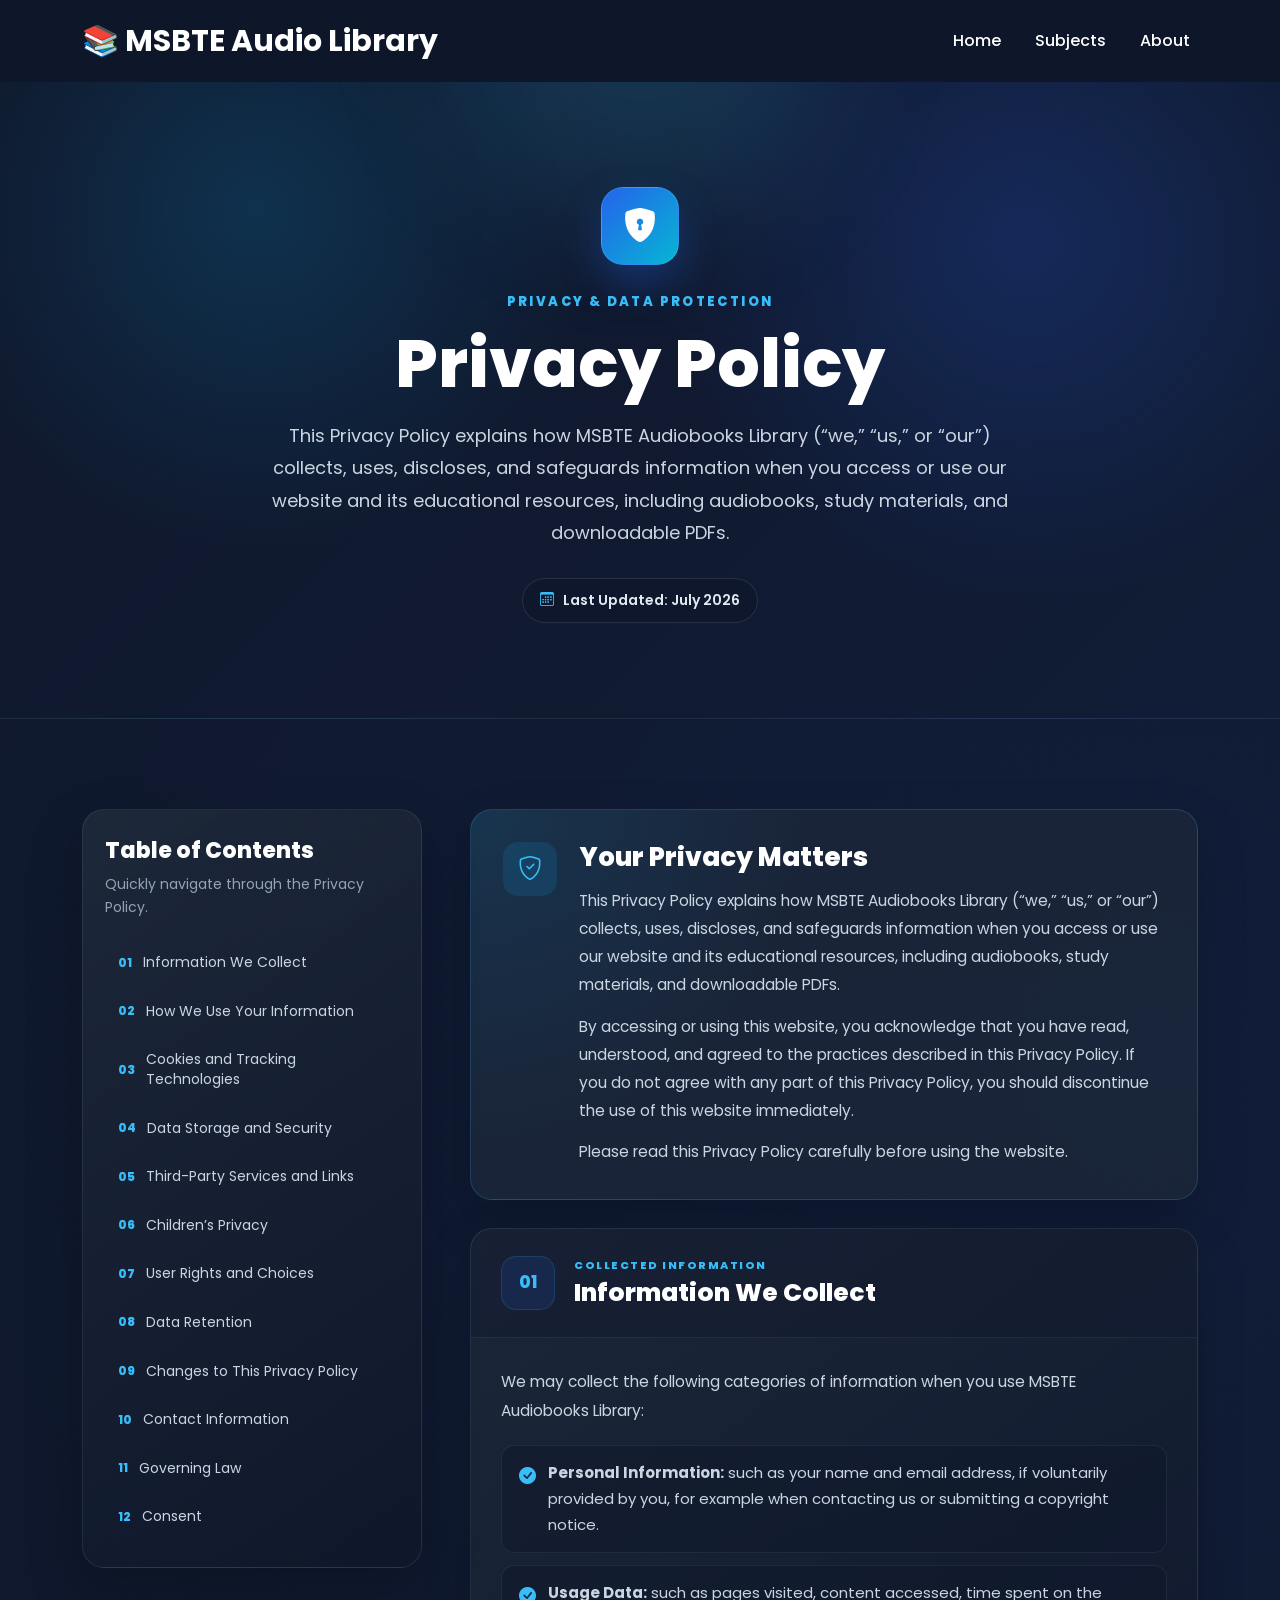
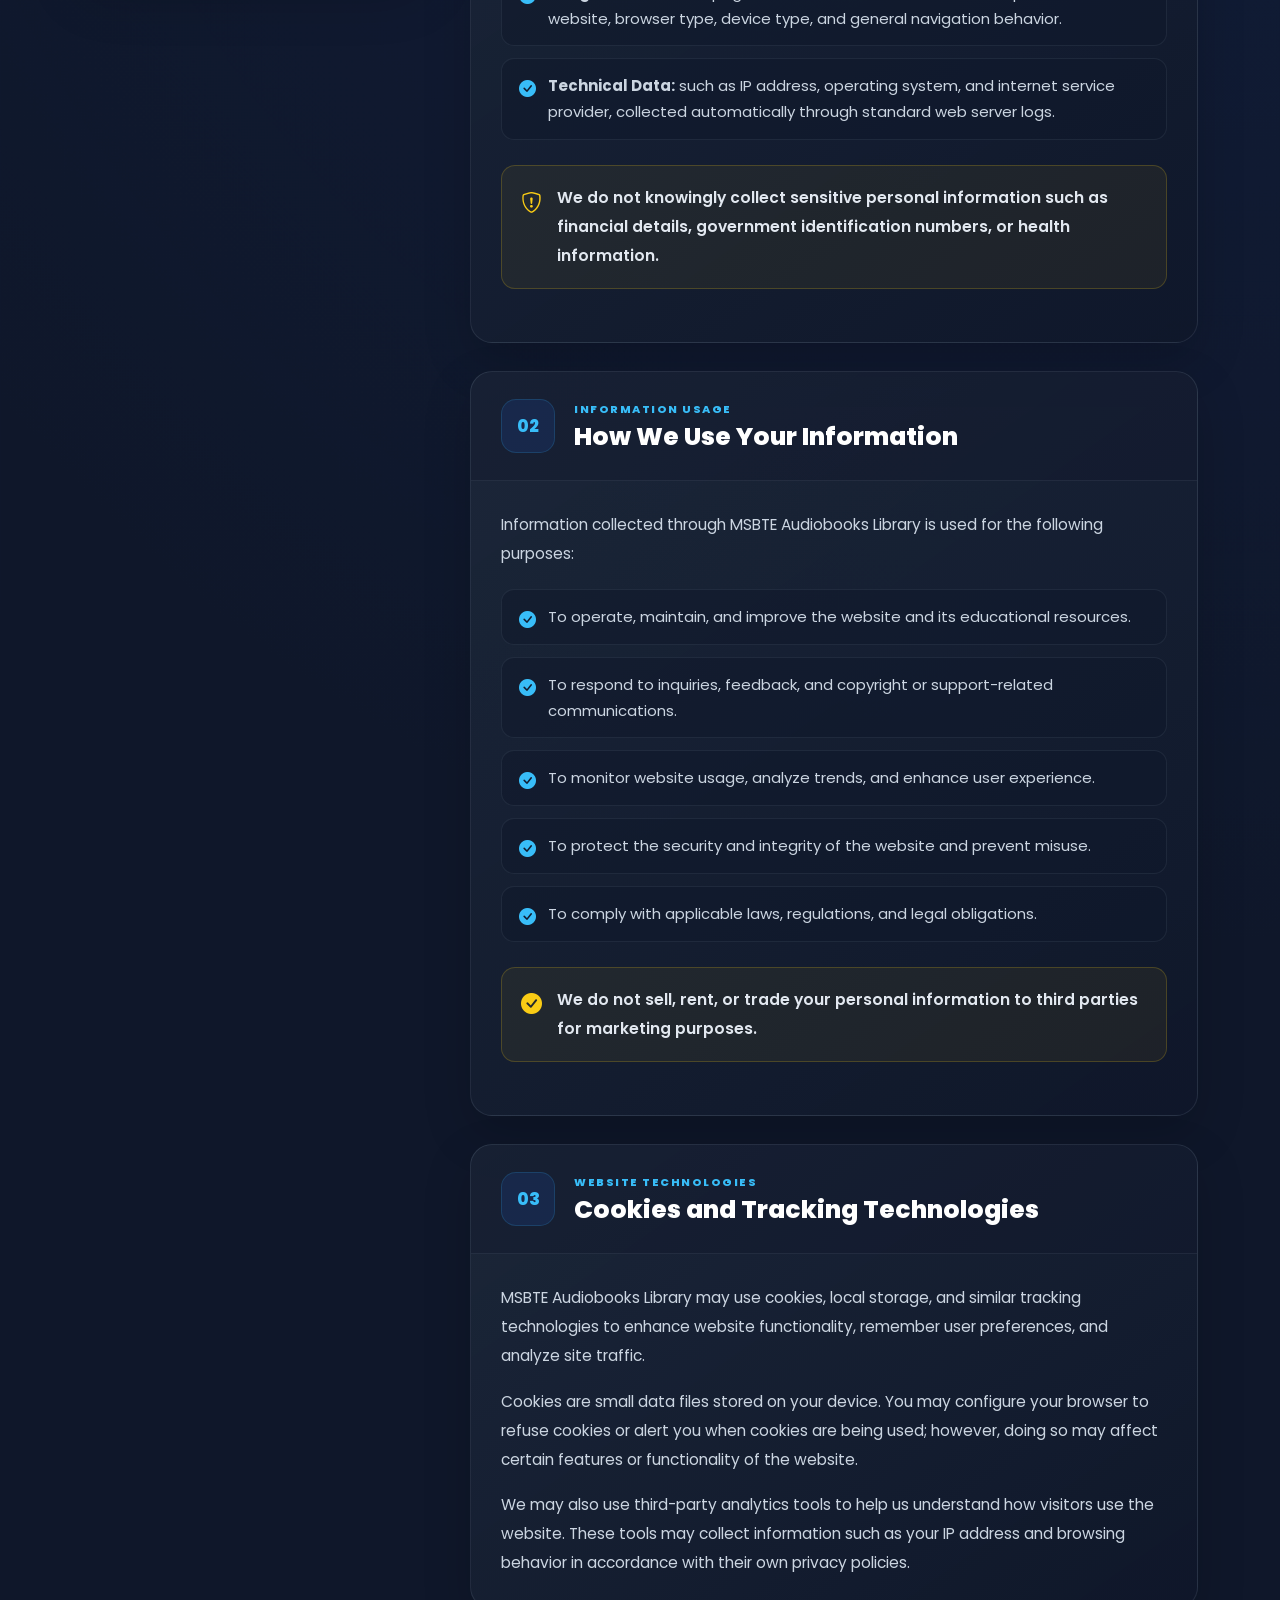
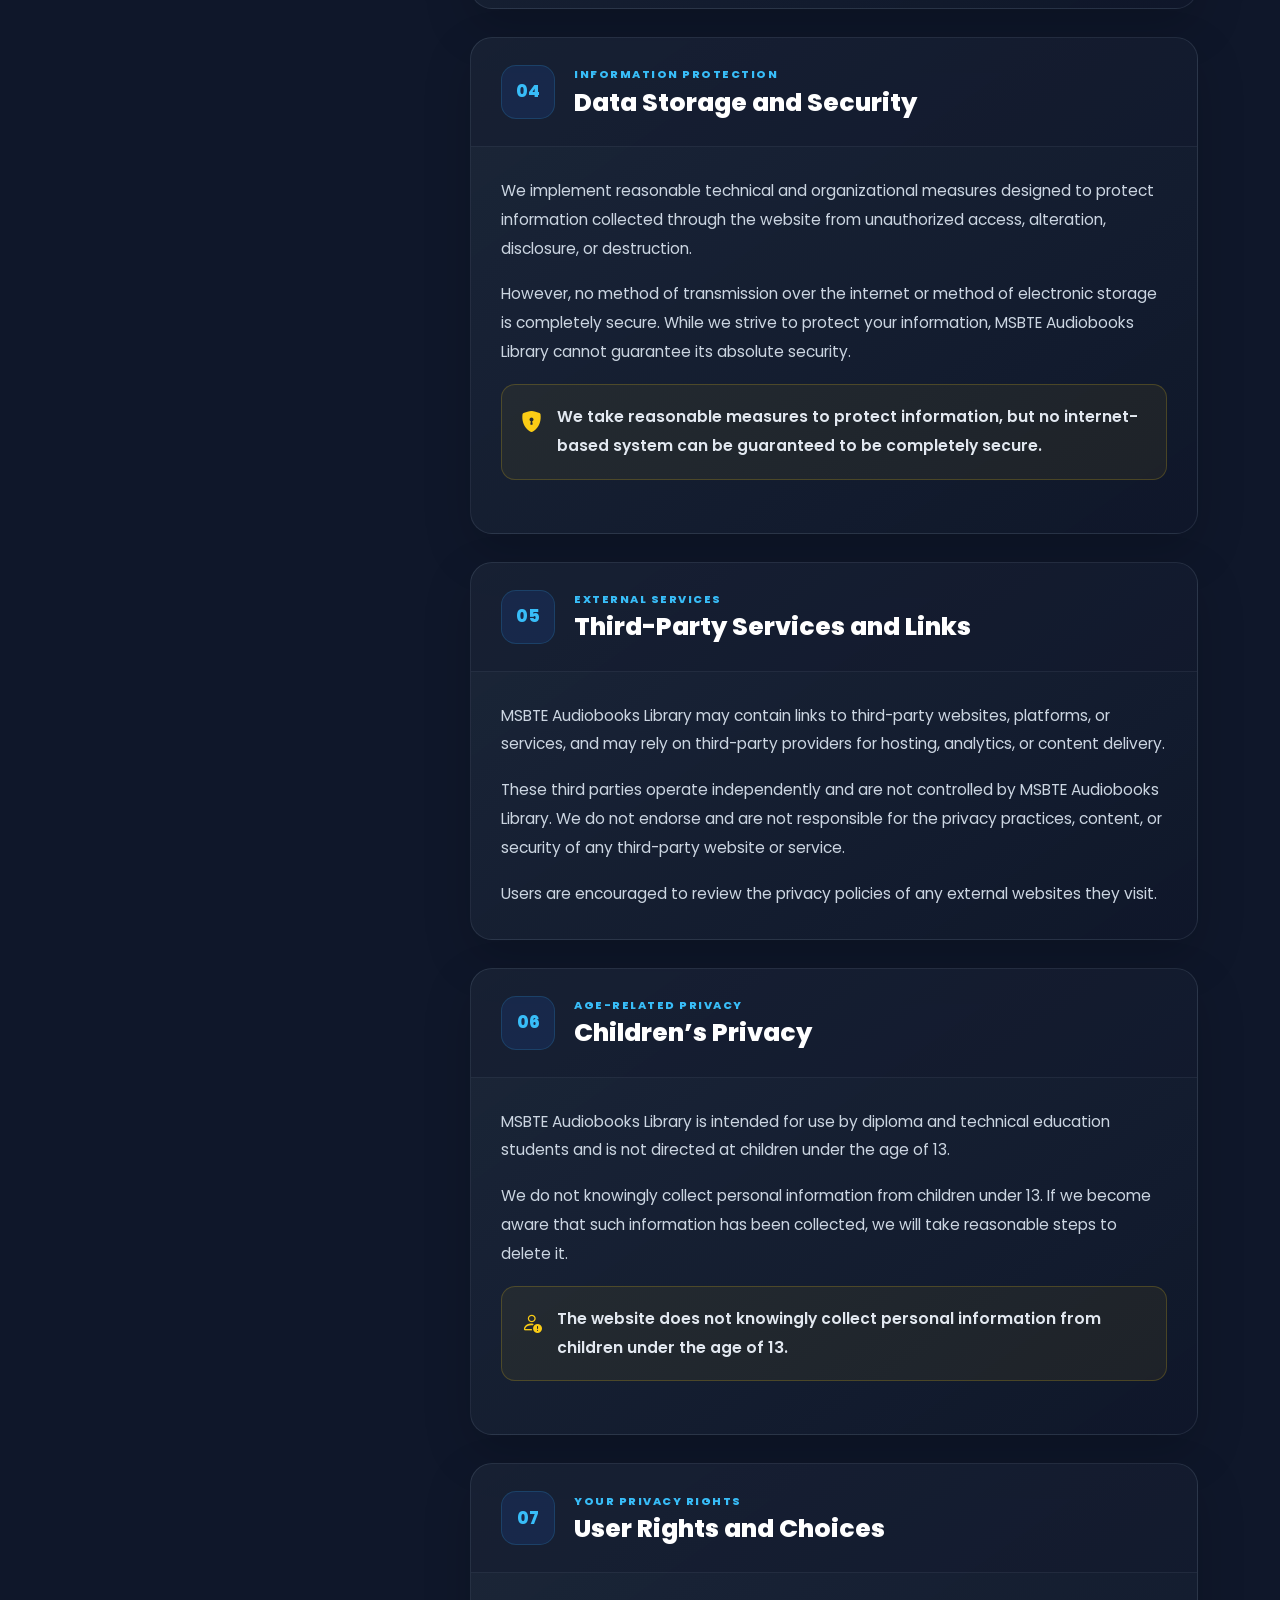
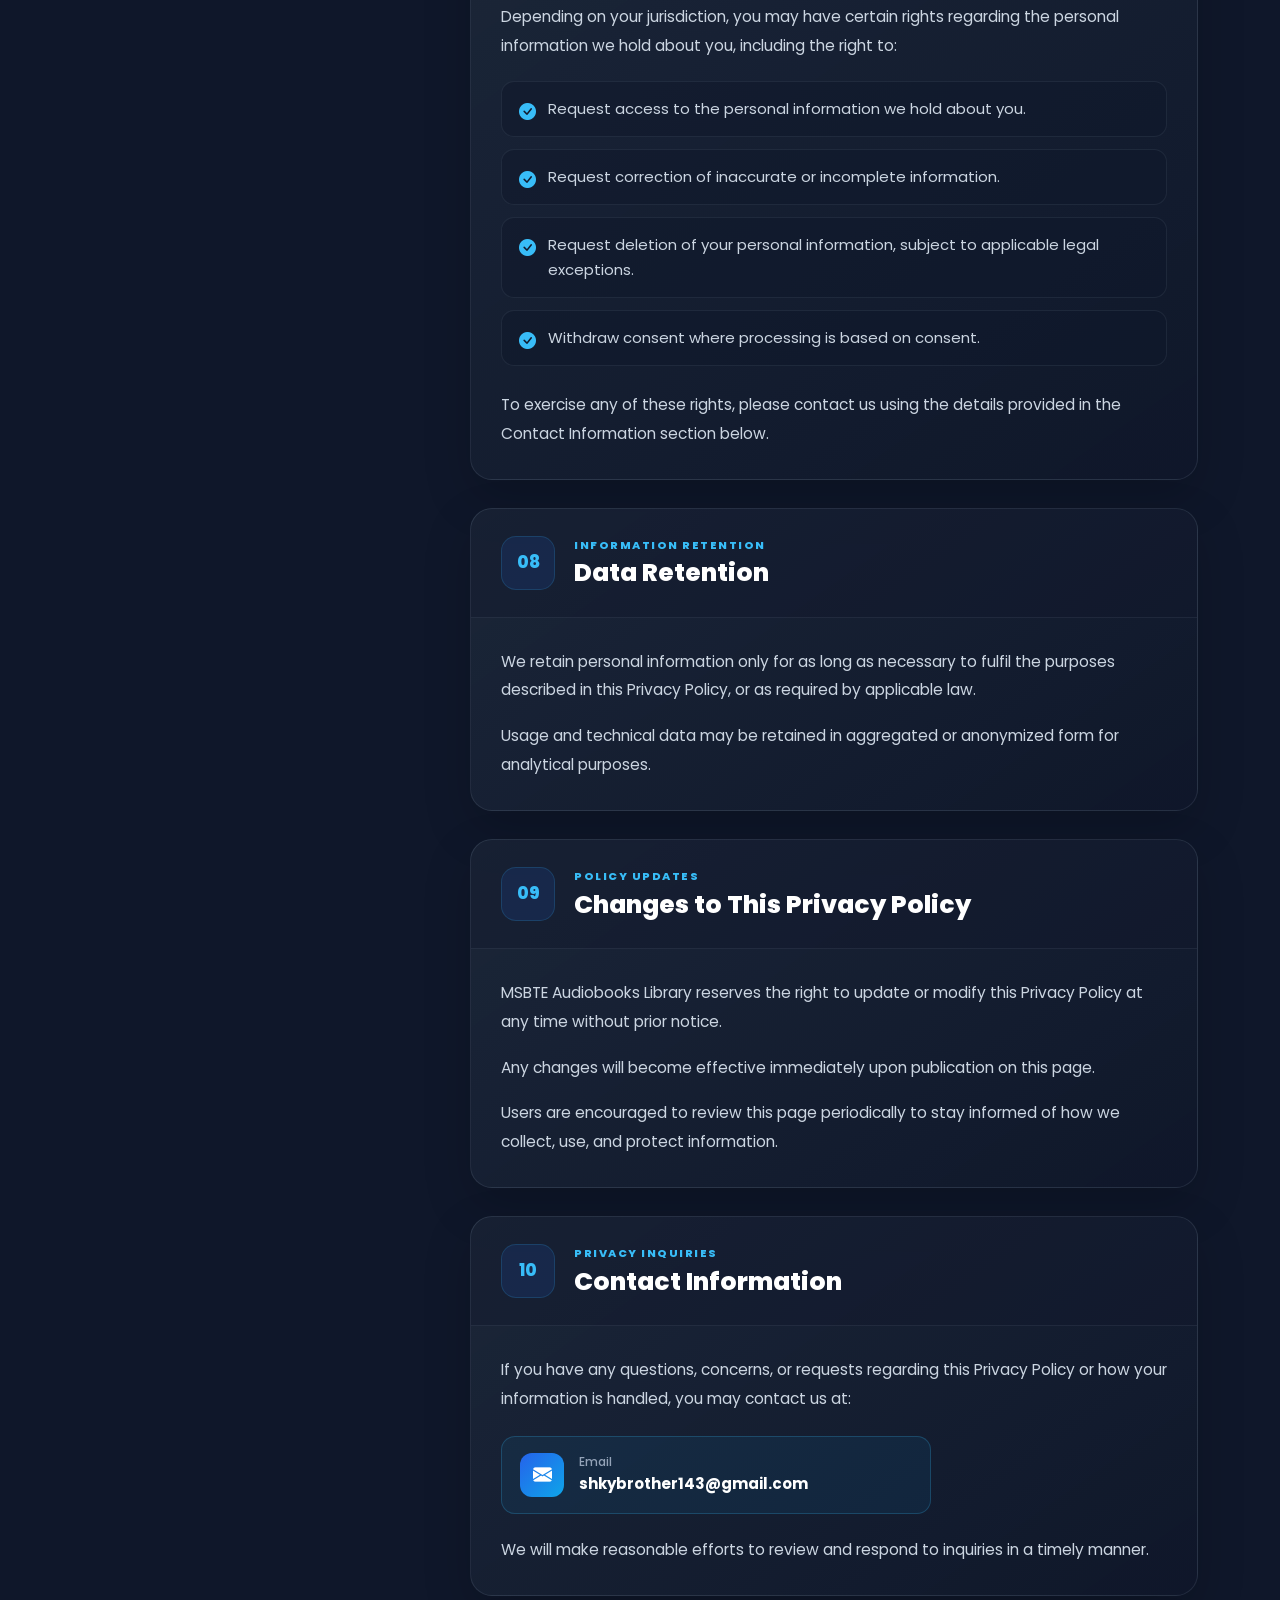
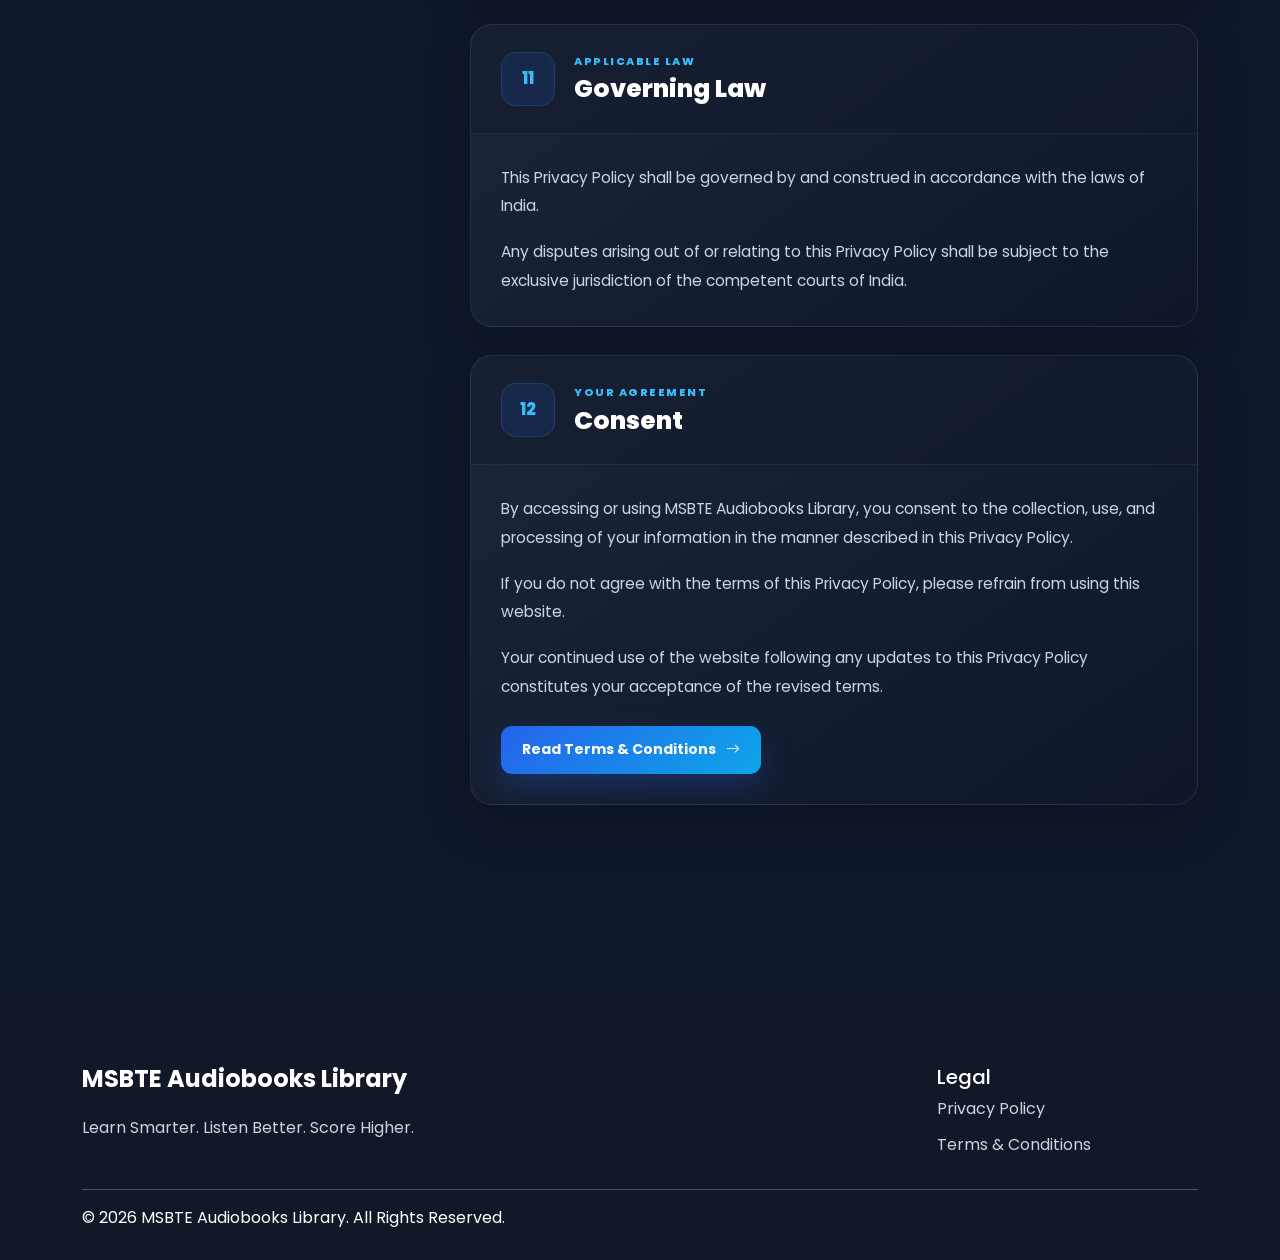
<file: privacy-policy.html>
<!DOCTYPE html>
<html lang="en">

<head>

    <meta charset="UTF-8">

    <meta name="viewport"
          content="width=device-width, initial-scale=1.0">

    <title>
        Privacy Policy | MSBTE Audiobooks Library
    </title>

    <!-- Bootstrap CSS -->
    <link href="https://cdn.jsdelivr.net/npm/bootstrap@5.3.3/dist/css/bootstrap.min.css"
          rel="stylesheet">

    <!-- Bootstrap Icons -->
    <link rel="stylesheet"
          href="https://cdn.jsdelivr.net/npm/bootstrap-icons@1.11.3/font/bootstrap-icons.min.css">

    <!-- Main CSS -->
    <link rel="stylesheet" href="style.css">

</head>

<body class="privacy-page">

    <nav class="navbar navbar-expand-lg navbar-dark">
        <div class="container">

            <a class="navbar-brand fw-bold" href="index.html">
                📚 MSBTE Audio Library
            </a>

            <button class="navbar-toggler"
                    type="button"
                    data-bs-toggle="collapse"
                    data-bs-target="#navbarMenu">

                <span class="navbar-toggler-icon"></span>
            </button>

            <div class="collapse navbar-collapse" id="navbarMenu">

                <ul class="navbar-nav ms-auto">

                    <li class="nav-item">
                        <a class="nav-link" href="index.html">Home</a>
                    </li>

                    <li class="nav-item">
                        <a class="nav-link" href="index.html#subjects">Subjects</a>
                    </li>

                    <li class="nav-item">
                        <a class="nav-link active" href="about.html">About</a>
                    </li>

                </ul>

            </div>
        </div>
    </nav>


    <!-- Privacy Policy Hero Section -->
<section class="legal-hero">

    <div class="container">

        <div class="legal-hero-content">

            <div class="legal-hero-icon">
                <i class="bi bi-shield-lock-fill"></i>
            </div>

            <span class="legal-hero-label">
                PRIVACY & DATA PROTECTION
            </span>

            <h1>Privacy Policy</h1>

            <p>
                This Privacy Policy explains how MSBTE Audiobooks Library
                (“we,” “us,” or “our”) collects, uses, discloses, and safeguards
                information when you access or use our website and its
                educational resources, including audiobooks, study materials,
                and downloadable PDFs.
            </p>

            <div class="legal-updated">
                <i class="bi bi-calendar3"></i>

                <span>
                    Last Updated: July 2026
                </span>
            </div>

        </div>

    </div>

</section>


    <!-- Privacy Policy Content -->
<section class="legal-wrapper">

    <div class="container">

        <div class="row g-5 align-items-start">

            <!-- Left Sidebar -->
            <div class="col-lg-4">

                <aside class="legal-sidebar">

                    <h3>Table of Contents</h3>

                    <p>
                        Quickly navigate through the Privacy Policy.
                    </p>

                    <nav class="legal-nav">

                        <a href="#information-collect">
                            <span>01</span>
                            Information We Collect
                        </a>

                        <a href="#information-use">
                            <span>02</span>
                            How We Use Your Information
                        </a>

                        <a href="#cookies">
                            <span>03</span>
                            Cookies and Tracking Technologies
                        </a>

                        <a href="#data-security">
                            <span>04</span>
                            Data Storage and Security
                        </a>

                        <a href="#third-party-services">
                            <span>05</span>
                            Third-Party Services and Links
                        </a>

                        <a href="#children-privacy">
                            <span>06</span>
                            Children’s Privacy
                        </a>

                        <a href="#user-rights">
                            <span>07</span>
                            User Rights and Choices
                        </a>

                        <a href="#data-retention">
                            <span>08</span>
                            Data Retention
                        </a>

                        <a href="#privacy-changes">
                            <span>09</span>
                            Changes to This Privacy Policy
                        </a>

                        <a href="#contact-information">
                            <span>10</span>
                            Contact Information
                        </a>

                        <a href="#governing-law">
                            <span>11</span>
                            Governing Law
                        </a>

                        <a href="#consent">
                            <span>12</span>
                            Consent
                        </a>

                    </nav>

                </aside>

            </div>


            <!-- Right Content -->
            <div class="col-lg-8">

                <div class="legal-content">

                    <!-- Privacy Policy Introduction -->
<div class="legal-introduction">

    <div class="legal-introduction-icon">
        <i class="bi bi-shield-check"></i>
    </div>

    <div>

        <h2>Your Privacy Matters</h2>

        <p>
            This Privacy Policy explains how MSBTE Audiobooks Library
            (“we,” “us,” or “our”) collects, uses, discloses, and safeguards
            information when you access or use our website and its educational
            resources, including audiobooks, study materials, and downloadable
            PDFs.
        </p>

        <p>
            By accessing or using this website, you acknowledge that you have
            read, understood, and agreed to the practices described in this
            Privacy Policy. If you do not agree with any part of this Privacy
            Policy, you should discontinue the use of this website immediately.
        </p>

        <p>
            Please read this Privacy Policy carefully before using the website.
        </p>

    </div>

</div>


<!-- 01 Information We Collect -->
<article class="legal-card" id="information-collect">

    <div class="legal-card-header">

        <span class="legal-section-number">01</span>

        <div>
            <span class="legal-section-label">COLLECTED INFORMATION</span>
            <h2>Information We Collect</h2>
        </div>

    </div>

    <div class="legal-card-body">

        <p>
            We may collect the following categories of information when you
            use MSBTE Audiobooks Library:
        </p>

        <ul class="legal-list">

            <li>
                <strong>Personal Information:</strong>
                such as your name and email address, if voluntarily provided
                by you, for example when contacting us or submitting a
                copyright notice.
            </li>

            <li>
                <strong>Usage Data:</strong>
                such as pages visited, content accessed, time spent on the
                website, browser type, device type, and general navigation
                behavior.
            </li>

            <li>
                <strong>Technical Data:</strong>
                such as IP address, operating system, and internet service
                provider, collected automatically through standard web server
                logs.
            </li>

        </ul>

        <div class="legal-notice">

            <i class="bi bi-shield-exclamation"></i>

            <p>
                We do not knowingly collect sensitive personal information
                such as financial details, government identification numbers,
                or health information.
            </p>

        </div>

    </div>

</article>


<!-- 02 How We Use Your Information -->
<article class="legal-card" id="information-use">

    <div class="legal-card-header">

        <span class="legal-section-number">02</span>

        <div>
            <span class="legal-section-label">INFORMATION USAGE</span>
            <h2>How We Use Your Information</h2>
        </div>

    </div>

    <div class="legal-card-body">

        <p>
            Information collected through MSBTE Audiobooks Library is used for
            the following purposes:
        </p>

        <ul class="legal-list">

            <li>
                To operate, maintain, and improve the website and its
                educational resources.
            </li>

            <li>
                To respond to inquiries, feedback, and copyright or
                support-related communications.
            </li>

            <li>
                To monitor website usage, analyze trends, and enhance user
                experience.
            </li>

            <li>
                To protect the security and integrity of the website and
                prevent misuse.
            </li>

            <li>
                To comply with applicable laws, regulations, and legal
                obligations.
            </li>

        </ul>

        <div class="legal-notice privacy-positive-notice">

            <i class="bi bi-check-circle-fill"></i>

            <p>
                We do not sell, rent, or trade your personal information to
                third parties for marketing purposes.
            </p>

        </div>

    </div>

</article>


<!-- 03 Cookies and Tracking Technologies -->
<article class="legal-card" id="cookies">

    <div class="legal-card-header">

        <span class="legal-section-number">03</span>

        <div>
            <span class="legal-section-label">WEBSITE TECHNOLOGIES</span>
            <h2>Cookies and Tracking Technologies</h2>
        </div>

    </div>

    <div class="legal-card-body">

        <p>
            MSBTE Audiobooks Library may use cookies, local storage, and
            similar tracking technologies to enhance website functionality,
            remember user preferences, and analyze site traffic.
        </p>

        <p>
            Cookies are small data files stored on your device. You may
            configure your browser to refuse cookies or alert you when cookies
            are being used; however, doing so may affect certain features or
            functionality of the website.
        </p>

        <p>
            We may also use third-party analytics tools to help us understand
            how visitors use the website. These tools may collect information
            such as your IP address and browsing behavior in accordance with
            their own privacy policies.
        </p>

    </div>

</article>
<!-- 04 Data Storage and Security -->
<article class="legal-card" id="data-security">

    <div class="legal-card-header">

        <span class="legal-section-number">04</span>

        <div>
            <span class="legal-section-label">INFORMATION PROTECTION</span>
            <h2>Data Storage and Security</h2>
        </div>

    </div>

    <div class="legal-card-body">

        <p>
            We implement reasonable technical and organizational measures
            designed to protect information collected through the website
            from unauthorized access, alteration, disclosure, or destruction.
        </p>

        <p>
            However, no method of transmission over the internet or method of
            electronic storage is completely secure. While we strive to
            protect your information, MSBTE Audiobooks Library cannot
            guarantee its absolute security.
        </p>

        <div class="legal-notice">

            <i class="bi bi-shield-lock-fill"></i>

            <p>
                We take reasonable measures to protect information, but no
                internet-based system can be guaranteed to be completely
                secure.
            </p>

        </div>

    </div>

</article>


<!-- 05 Third-Party Services and Links -->
<article class="legal-card" id="third-party-services">

    <div class="legal-card-header">

        <span class="legal-section-number">05</span>

        <div>
            <span class="legal-section-label">EXTERNAL SERVICES</span>
            <h2>Third-Party Services and Links</h2>
        </div>

    </div>

    <div class="legal-card-body">

        <p>
            MSBTE Audiobooks Library may contain links to third-party websites,
            platforms, or services, and may rely on third-party providers for
            hosting, analytics, or content delivery.
        </p>

        <p>
            These third parties operate independently and are not controlled
            by MSBTE Audiobooks Library. We do not endorse and are not
            responsible for the privacy practices, content, or security of any
            third-party website or service.
        </p>

        <p>
            Users are encouraged to review the privacy policies of any
            external websites they visit.
        </p>

    </div>

</article>


<!-- 06 Children's Privacy -->
<article class="legal-card" id="children-privacy">

    <div class="legal-card-header">

        <span class="legal-section-number">06</span>

        <div>
            <span class="legal-section-label">AGE-RELATED PRIVACY</span>
            <h2>Children’s Privacy</h2>
        </div>

    </div>

    <div class="legal-card-body">

        <p>
            MSBTE Audiobooks Library is intended for use by diploma and
            technical education students and is not directed at children under
            the age of 13.
        </p>

        <p>
            We do not knowingly collect personal information from children
            under 13. If we become aware that such information has been
            collected, we will take reasonable steps to delete it.
        </p>

        <div class="legal-notice">

            <i class="bi bi-person-exclamation"></i>

            <p>
                The website does not knowingly collect personal information
                from children under the age of 13.
            </p>

        </div>

    </div>

</article>


<!-- 07 User Rights and Choices -->
<article class="legal-card" id="user-rights">

    <div class="legal-card-header">

        <span class="legal-section-number">07</span>

        <div>
            <span class="legal-section-label">YOUR PRIVACY RIGHTS</span>
            <h2>User Rights and Choices</h2>
        </div>

    </div>

    <div class="legal-card-body">

        <p>
            Depending on your jurisdiction, you may have certain rights
            regarding the personal information we hold about you, including
            the right to:
        </p>

        <ul class="legal-list">

            <li>
                Request access to the personal information we hold about you.
            </li>

            <li>
                Request correction of inaccurate or incomplete information.
            </li>

            <li>
                Request deletion of your personal information, subject to
                applicable legal exceptions.
            </li>

            <li>
                Withdraw consent where processing is based on consent.
            </li>

        </ul>

        <p>
            To exercise any of these rights, please contact us using the
            details provided in the Contact Information section below.
        </p>

    </div>

</article>
<!-- 08 Data Retention -->
<article class="legal-card" id="data-retention">

    <div class="legal-card-header">

        <span class="legal-section-number">08</span>

        <div>
            <span class="legal-section-label">INFORMATION RETENTION</span>
            <h2>Data Retention</h2>
        </div>

    </div>

    <div class="legal-card-body">

        <p>
            We retain personal information only for as long as necessary to
            fulfil the purposes described in this Privacy Policy, or as
            required by applicable law.
        </p>

        <p>
            Usage and technical data may be retained in aggregated or
            anonymized form for analytical purposes.
        </p>

    </div>

</article>


<!-- 09 Changes to This Privacy Policy -->
<article class="legal-card" id="privacy-changes">

    <div class="legal-card-header">

        <span class="legal-section-number">09</span>

        <div>
            <span class="legal-section-label">POLICY UPDATES</span>
            <h2>Changes to This Privacy Policy</h2>
        </div>

    </div>

    <div class="legal-card-body">

        <p>
            MSBTE Audiobooks Library reserves the right to update or modify
            this Privacy Policy at any time without prior notice.
        </p>

        <p>
            Any changes will become effective immediately upon publication on
            this page.
        </p>

        <p>
            Users are encouraged to review this page periodically to stay
            informed of how we collect, use, and protect information.
        </p>

    </div>

</article>


<!-- 10 Contact Information -->
<article class="legal-card legal-contact-card"
         id="contact-information">

    <div class="legal-card-header">

        <span class="legal-section-number">10</span>

        <div>
            <span class="legal-section-label">PRIVACY INQUIRIES</span>
            <h2>Contact Information</h2>
        </div>

    </div>

    <div class="legal-card-body">

        <p>
            If you have any questions, concerns, or requests regarding this
            Privacy Policy or how your information is handled, you may contact
            us at:
        </p>

        <a href="mailto:shkybrother143@gmail.com"
           class="legal-email-box">

            <i class="bi bi-envelope-fill"></i>

            <span>
                <small>Email</small>
                shkybrother143@gmail.com
            </span>

        </a>

        <p>
            We will make reasonable efforts to review and respond to inquiries
            in a timely manner.
        </p>

    </div>

</article>


<!-- 11 Governing Law -->
<article class="legal-card" id="governing-law">

    <div class="legal-card-header">

        <span class="legal-section-number">11</span>

        <div>
            <span class="legal-section-label">APPLICABLE LAW</span>
            <h2>Governing Law</h2>
        </div>

    </div>

    <div class="legal-card-body">

        <p>
            This Privacy Policy shall be governed by and construed in
            accordance with the laws of India.
        </p>

        <p>
            Any disputes arising out of or relating to this Privacy Policy
            shall be subject to the exclusive jurisdiction of the competent
            courts of India.
        </p>

    </div>

</article>


<!-- 12 Consent -->
<article class="legal-card" id="consent">

    <div class="legal-card-header">

        <span class="legal-section-number">12</span>

        <div>
            <span class="legal-section-label">YOUR AGREEMENT</span>
            <h2>Consent</h2>
        </div>

    </div>

    <div class="legal-card-body">

        <p>
            By accessing or using MSBTE Audiobooks Library, you consent to the
            collection, use, and processing of your information in the manner
            described in this Privacy Policy.
        </p>

        <p>
            If you do not agree with the terms of this Privacy Policy, please
            refrain from using this website.
        </p>

        <p>
            Your continued use of the website following any updates to this
            Privacy Policy constitutes your acceptance of the revised terms.
        </p>

        <a href="terms-and-condition.html"
           class="legal-policy-button">

            Read Terms & Conditions

            <i class="bi bi-arrow-right"></i>

        </a>

    </div>

</article>

                </div>

            </div>

        </div>

    </div>

</section>


    <!-- Footer -->
<footer class="footer">

    <div class="container">

        <div class="row justify-content-between gy-4">

            <div class="col-lg-6">

                <h4>MSBTE Audiobooks Library</h4>

                <p>
                    Learn Smarter. Listen Better. Score Higher.
                </p>

            </div>

            <div class="col-lg-3">

                <h5>Legal</h5>

                <ul>

                    <li>
                        <a href="privacy-policy.html">
                            Privacy Policy
                        </a>
                    </li>

                    <li>
                        <a href="terms-and-condition.html">
                            Terms & Conditions
                        </a>
                    </li>

                </ul>

            </div>

        </div>

        <hr>

        <div class="copyright">
            © 2026 MSBTE Audiobooks Library. All Rights Reserved.
        </div>

    </div>

</footer>


    <!-- Bootstrap JavaScript -->
    <script src="https://cdn.jsdelivr.net/npm/bootstrap@5.3.3/dist/js/bootstrap.bundle.min.js">
    </script>

</body>

</html>
</file>
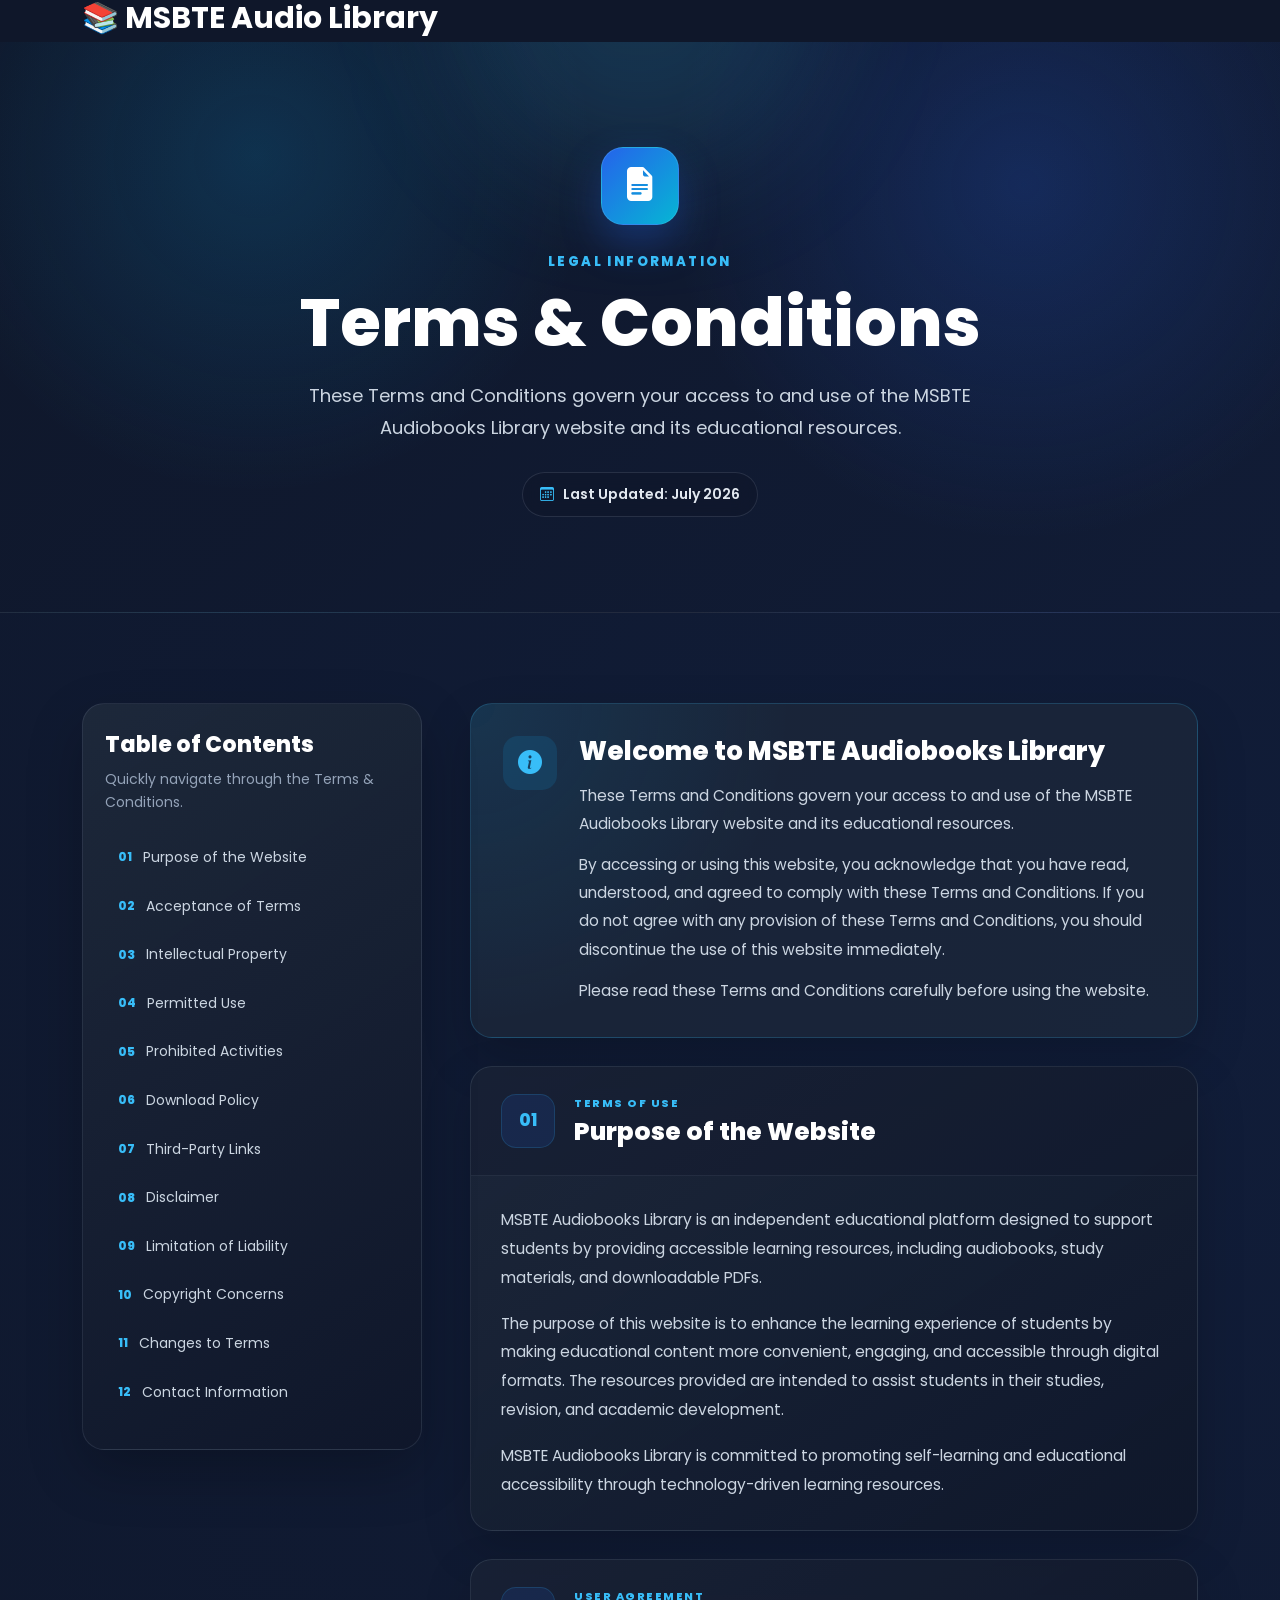
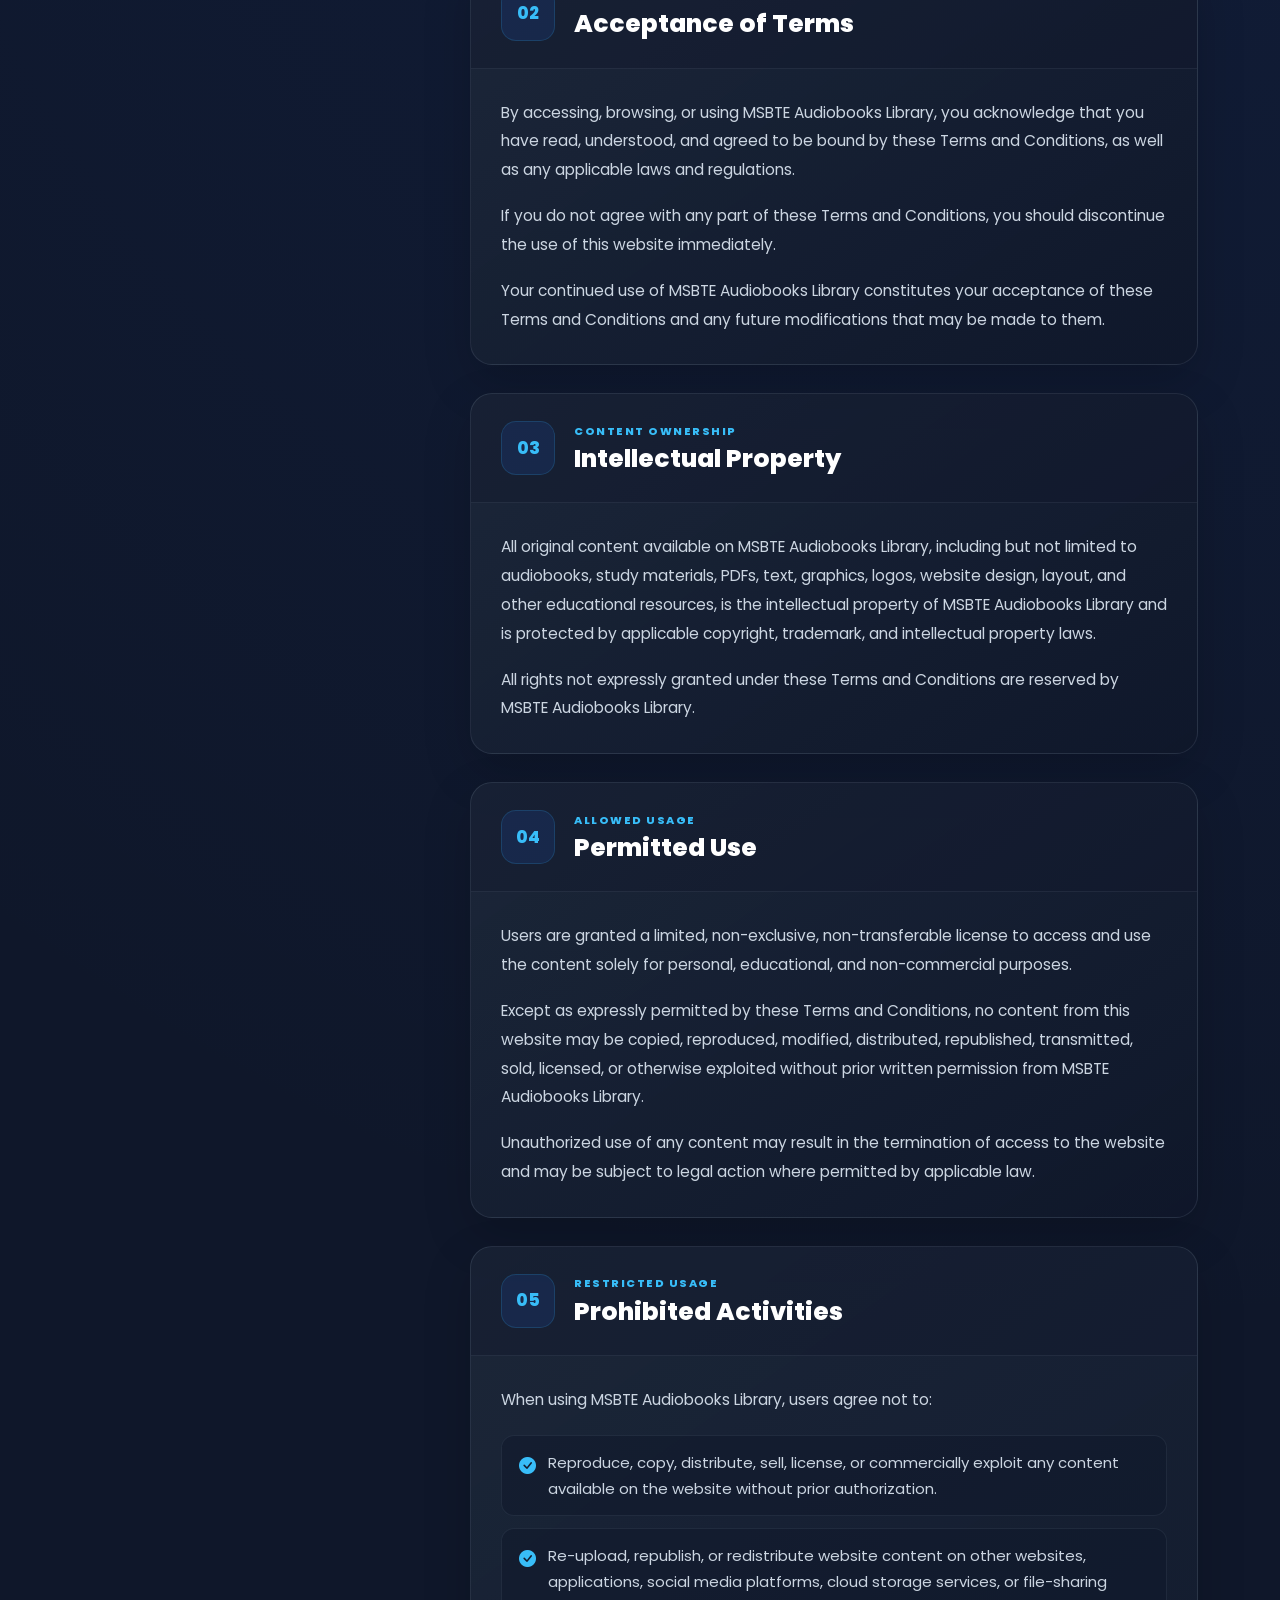
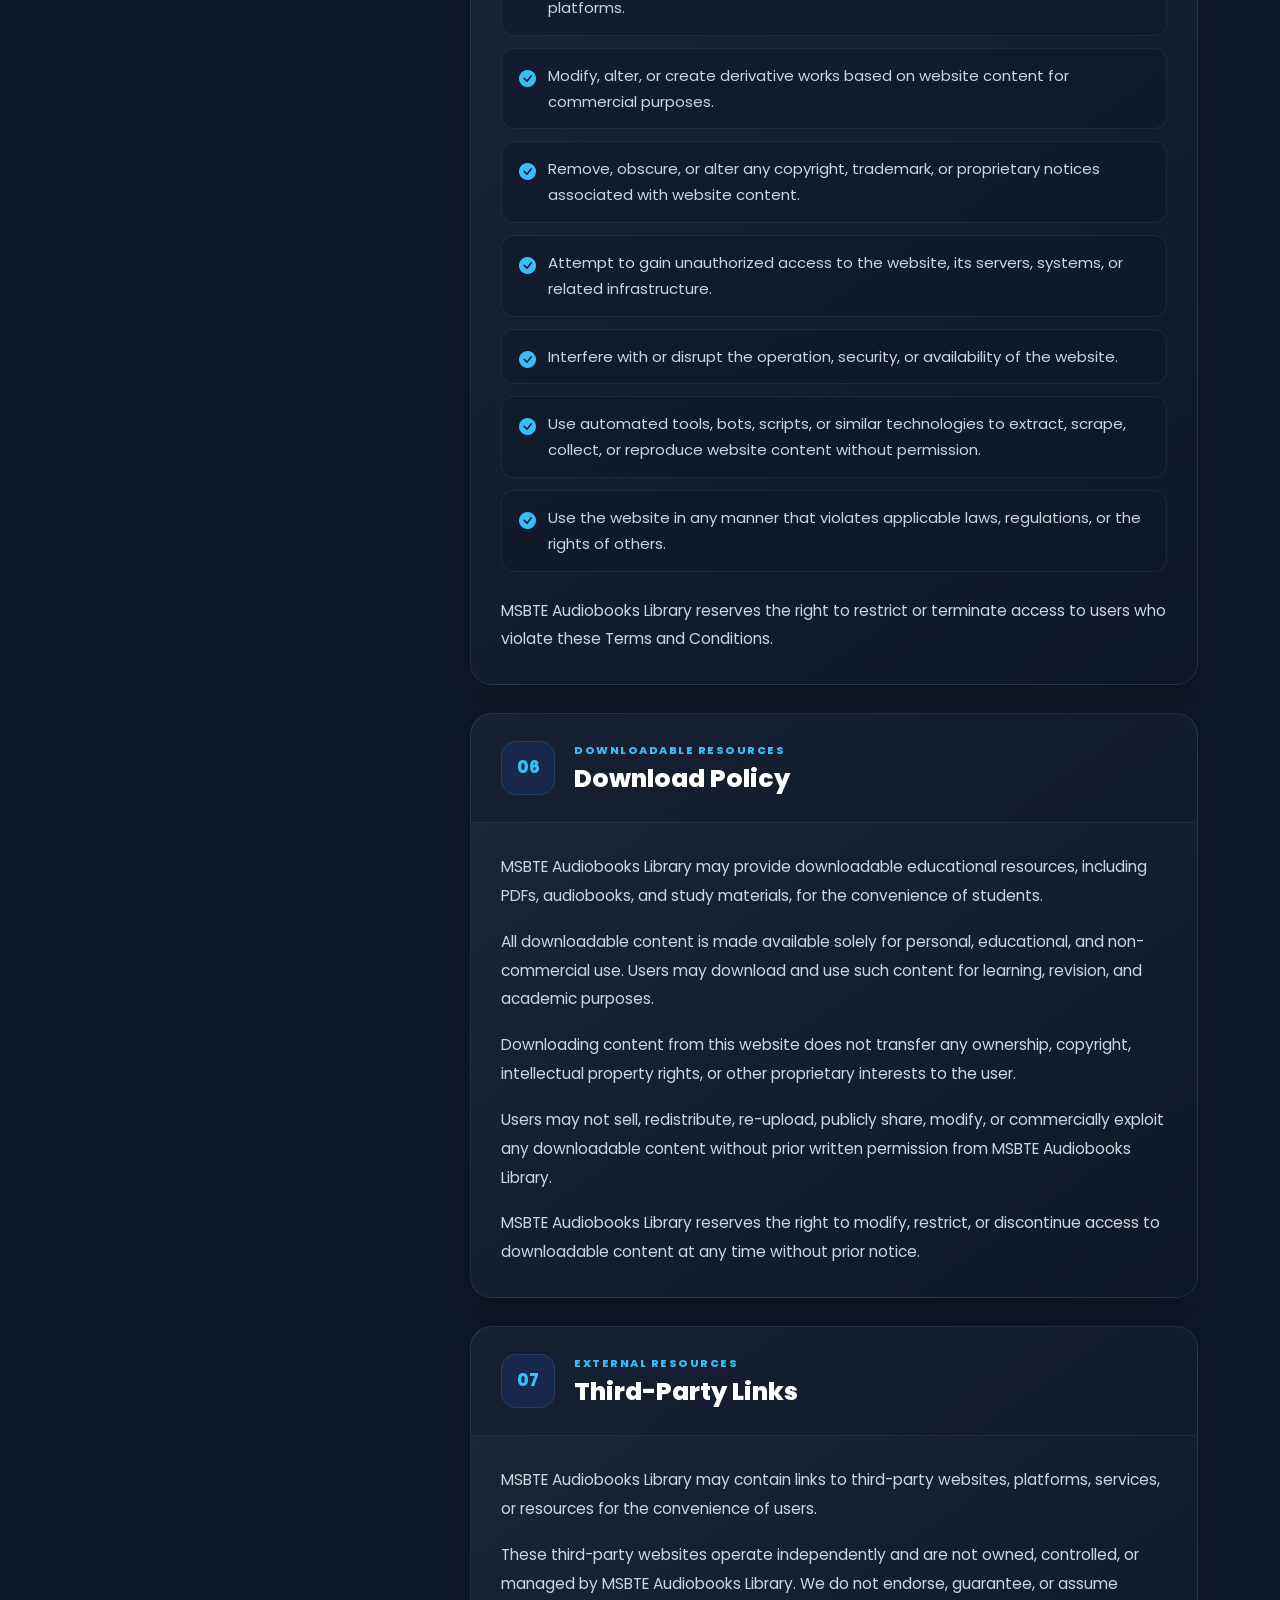
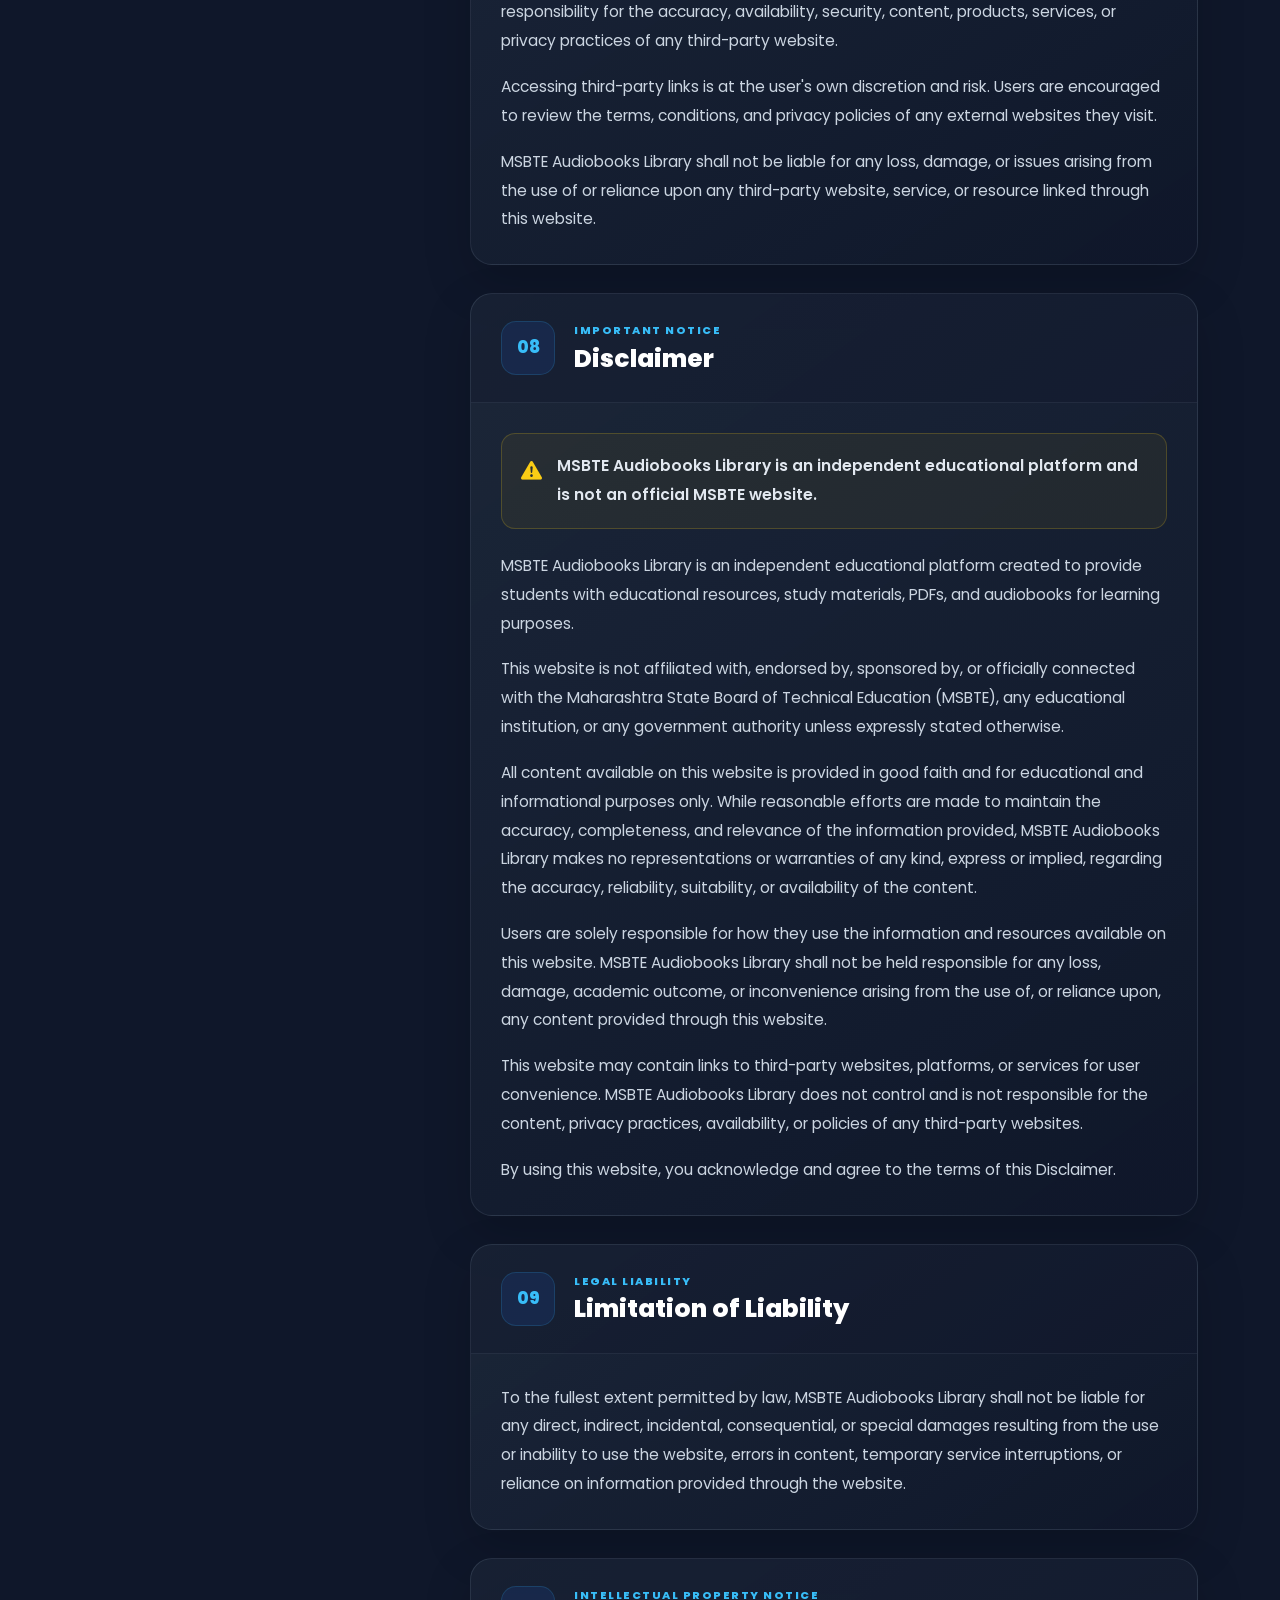
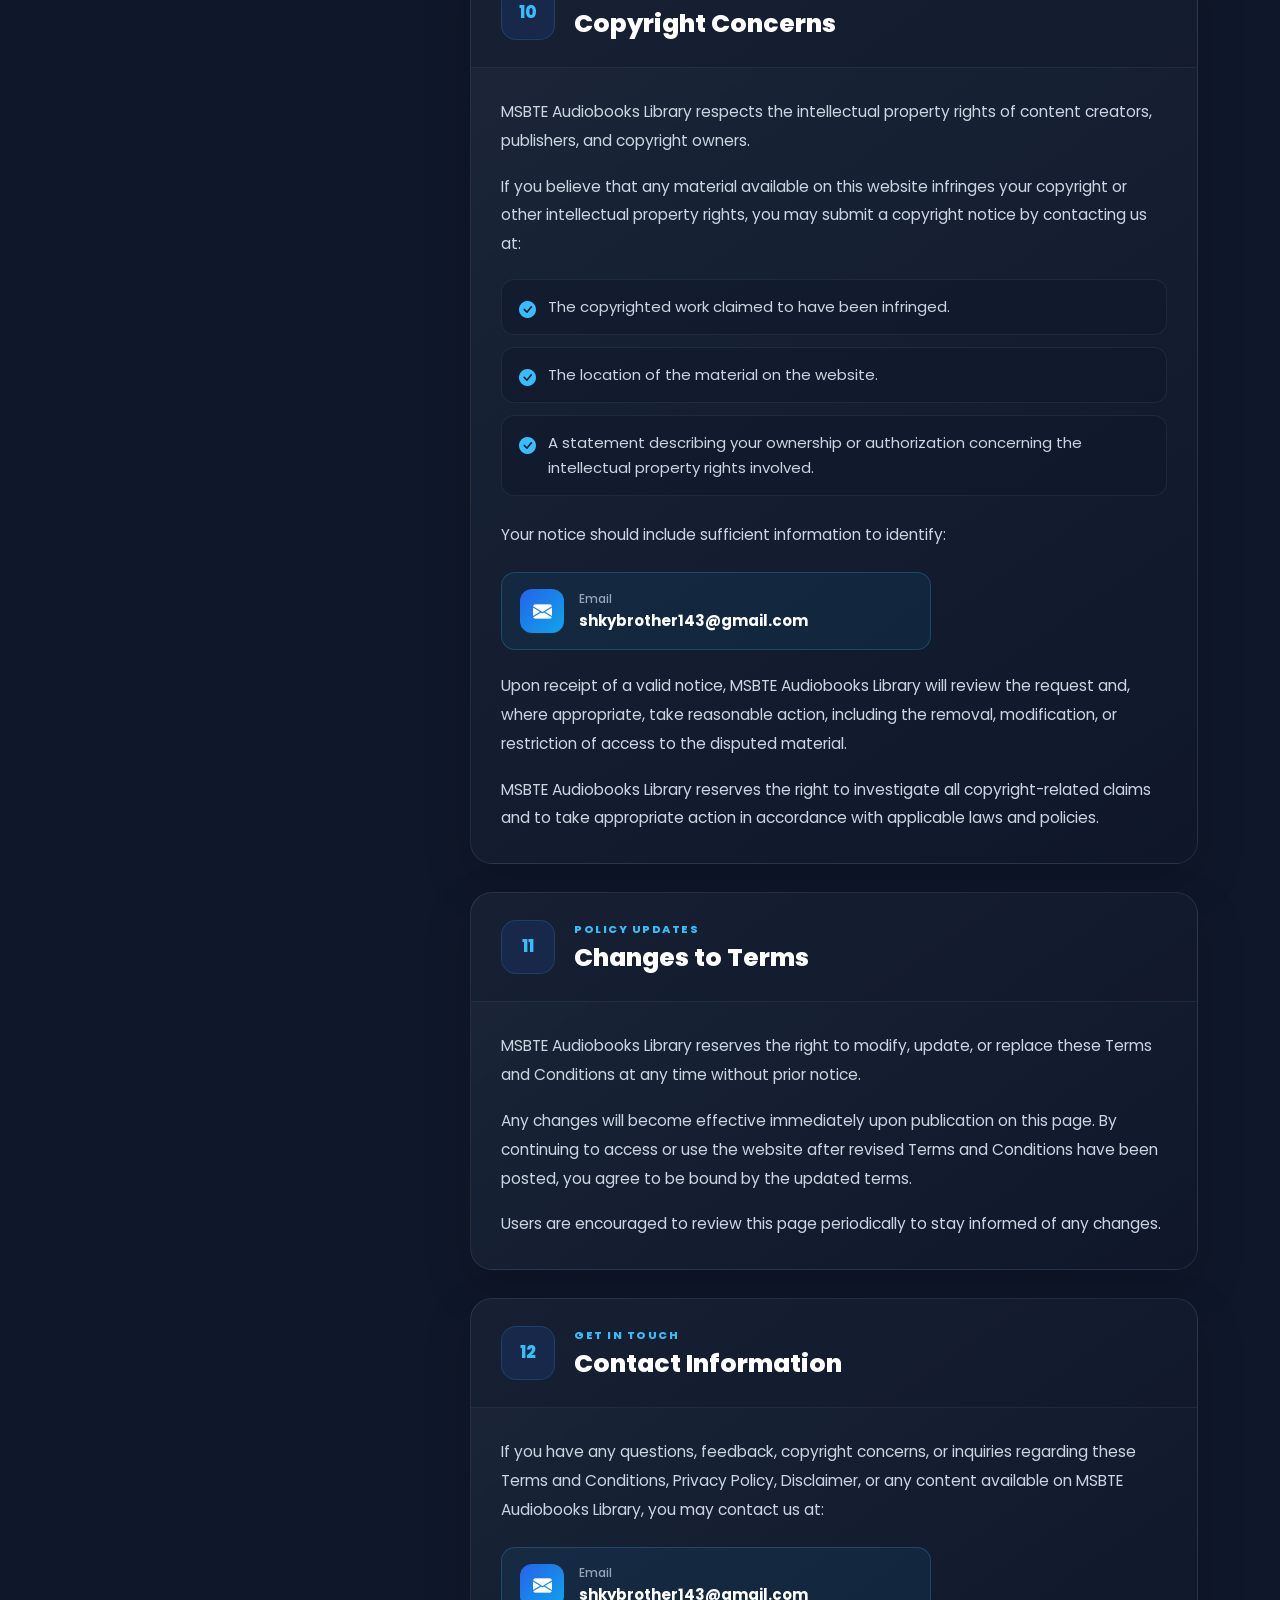
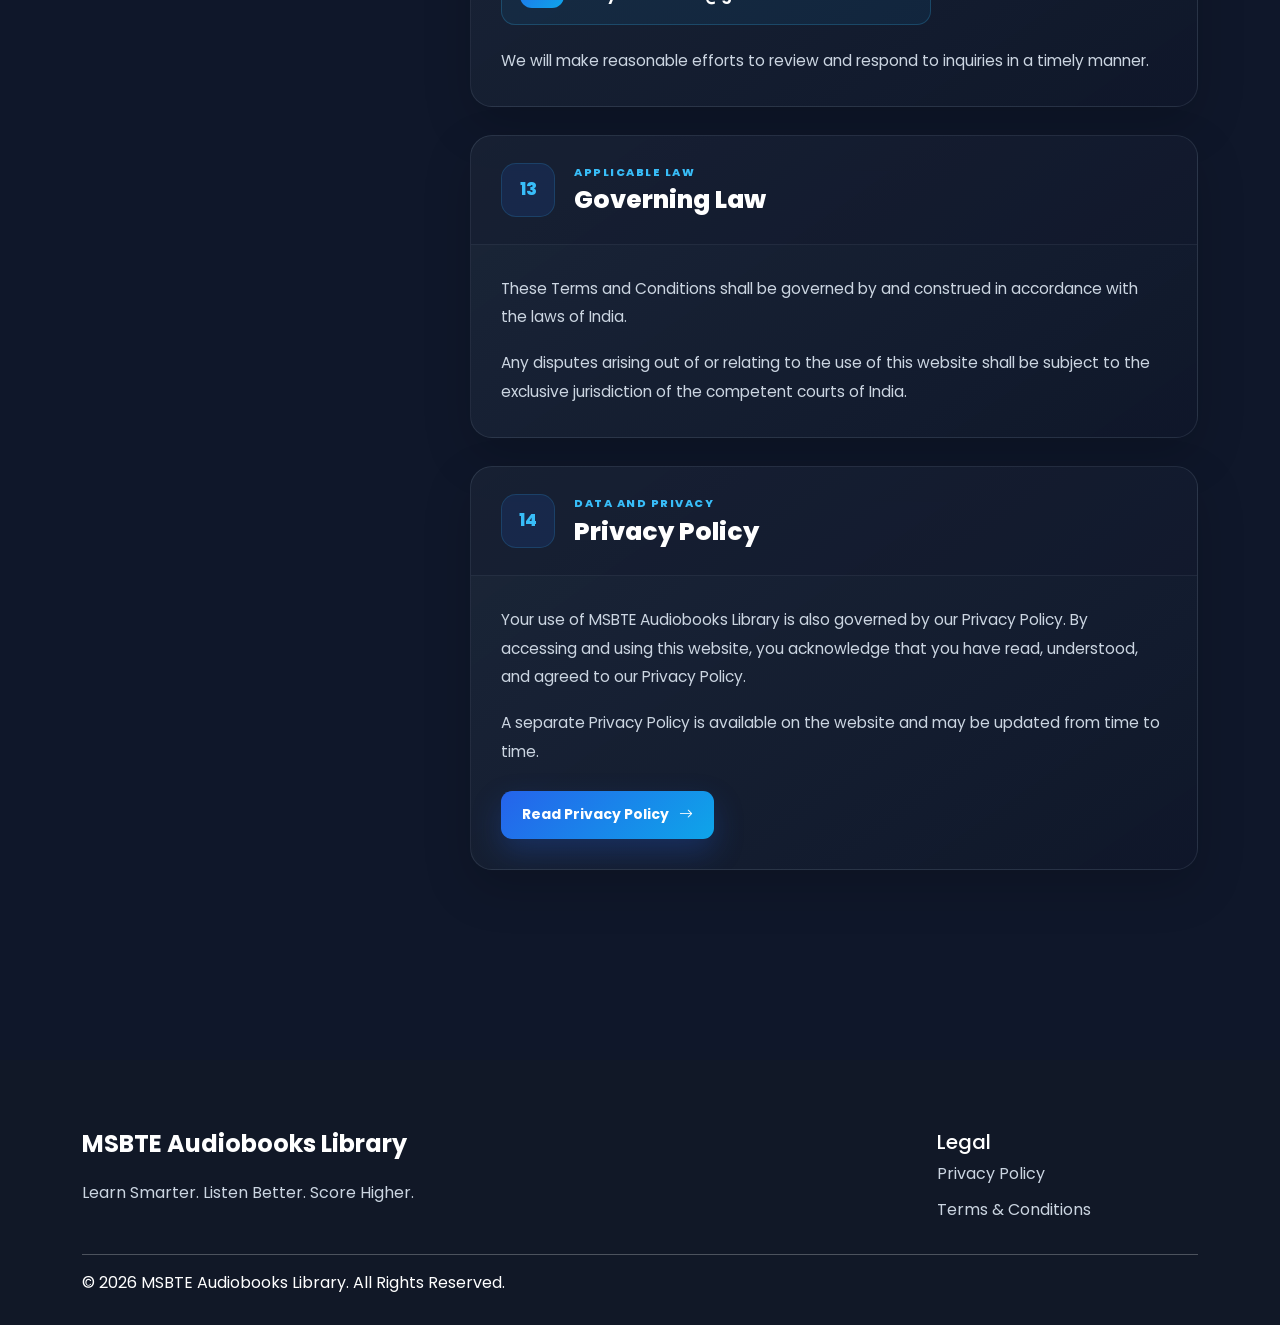
<file: terms-and-condition.html>
<!DOCTYPE html>
<html lang="en">

<head>
    <meta charset="UTF-8">

    <meta name="viewport"
          content="width=device-width, initial-scale=1.0">

    <title>
        Terms & Conditions | MSBTE Audiobooks Library
    </title>

    <!-- Bootstrap CSS -->
    <link href="https://cdn.jsdelivr.net/npm/bootstrap@5.3.3/dist/css/bootstrap.min.css"
          rel="stylesheet">

    <!-- Bootstrap Icons -->
    <link rel="stylesheet"
          href="https://cdn.jsdelivr.net/npm/bootstrap-icons@1.11.3/font/bootstrap-icons.min.css">

    <!-- Your CSS -->
    <link rel="stylesheet" href="style.css">
</head>

<body>


    <!<nav class="navbar navbar-expand-lg navbar-dark">
        <div class="container">

            <a class="navbar-brand fw-bold" href="index.html">
                📚 MSBTE Audio Library
            </a>

            <button class="navbar-toggler"
                    type="button"
                    data-bs-toggle="collapse"
                    data-bs-target="#navbarMenu">

                <span class="navbar-toggler-icon"></span>
            </button>

            <div class="collapse navbar-collapse" id="navbarMenu">

                <ul class="navbar-nav ms-auto">

                    <li class="nav-item">
                        <a class="nav-link" href="index.html">Home</a>
                    </li>

                    <li class="nav-item">
                        <a class="nav-link" href="index.html#subjects">Subjects</a>
                    </li>

                    <li class="nav-item">
                        <a class="nav-link active" href="about.html">About</a>
                    </li>

                </ul>

            </div>
        </div>


    <!-- Terms Hero Section -->
<section class="legal-hero">

    <div class="container">

        <div class="legal-hero-content">

            <div class="legal-hero-icon">
                <i class="bi bi-file-earmark-text-fill"></i>
            </div>

            <span class="legal-hero-label">
                LEGAL INFORMATION
            </span>

            <h1>Terms & Conditions</h1>

            <p>
                These Terms and Conditions govern your access to and use of the
                MSBTE Audiobooks Library website and its educational resources.
            </p>

            <div class="legal-updated">
                <i class="bi bi-calendar3"></i>
                <span>Last Updated: July 2026</span>
            </div>

        </div>

    </div>

</section>


    <!-- Terms Content -->
<section class="legal-wrapper">

    <div class="container">

        <div class="row g-5">

            <!-- Left Sidebar -->
            <div class="col-lg-4">

                <aside class="legal-sidebar">

    <h3>Table of Contents</h3>

    <p>
        Quickly navigate through the Terms & Conditions.
    </p>

    <nav class="legal-nav">

        <a href="#purpose">
    <span>01</span>
    Purpose of the Website
</a>

<a href="#acceptance">
    <span>02</span>
    Acceptance of Terms
</a>

<a href="#intellectual-property">
    <span>03</span>
    Intellectual Property
</a>

<a href="#permitted-use">
    <span>04</span>
    Permitted Use
</a>

<a href="#prohibited-activities">
    <span>05</span>
    Prohibited Activities
</a>

<a href="#download-policy">
    <span>06</span>
    Download Policy
</a>

<a href="#third-party-links">
    <span>07</span>
    Third-Party Links
</a>

<a href="#disclaimer">
    <span>08</span>
    Disclaimer
</a>

<a href="#limitation-liability">
    <span>09</span>
    Limitation of Liability
</a>

<a href="#copyright-concerns">
    <span>10</span>
    Copyright Concerns
</a>

<a href="#changes-terms">
    <span>11</span>
    Changes to Terms
</a>

<a href="#contact-information">
    <span>12</span>
    Contact Information
</a>

<a href="#governing-law">
    <span>13</span>
    Governing Law
</a>

<a href="#privacy-policy">
    <span>14</span>
    Privacy Policy
</a>

    </nav>

</aside>
</div>

            <!-- Right Content -->
            <div class="col-lg-8">

                <div class="legal-content">

                    <!-- Introduction -->
<div class="legal-introduction">

    <div class="legal-introduction-icon">
        <i class="bi bi-info-circle-fill"></i>
    </div>

    <div>
        <h2>Welcome to MSBTE Audiobooks Library</h2>

        <p>
            These Terms and Conditions govern your access to and use of the
            MSBTE Audiobooks Library website and its educational resources.
        </p>

        <p>
            By accessing or using this website, you acknowledge that you have
            read, understood, and agreed to comply with these Terms and
            Conditions. If you do not agree with any provision of these Terms
            and Conditions, you should discontinue the use of this website
            immediately.
        </p>

        <p>
            Please read these Terms and Conditions carefully before using the
            website.
        </p>
    </div>

</div>


<!-- 01 Purpose of the Website -->
<article class="legal-card" id="purpose">

    <div class="legal-card-header">

        <span class="legal-section-number">01</span>

        <div>
            <span class="legal-section-label">TERMS OF USE</span>
            <h2>Purpose of the Website</h2>
        </div>

    </div>

    <div class="legal-card-body">

        <p>
            MSBTE Audiobooks Library is an independent educational platform
            designed to support students by providing accessible learning
            resources, including audiobooks, study materials, and downloadable
            PDFs.
        </p>

        <p>
            The purpose of this website is to enhance the learning experience
            of students by making educational content more convenient,
            engaging, and accessible through digital formats. The resources
            provided are intended to assist students in their studies,
            revision, and academic development.
        </p>

        <p>
            MSBTE Audiobooks Library is committed to promoting self-learning
            and educational accessibility through technology-driven learning
            resources.
        </p>

    </div>

</article>
<!-- 02 Acceptance of Terms -->
<article class="legal-card" id="acceptance">

    <div class="legal-card-header">

        <span class="legal-section-number">02</span>

        <div>
            <span class="legal-section-label">USER AGREEMENT</span>
            <h2>Acceptance of Terms</h2>
        </div>

    </div>

    <div class="legal-card-body">

        <p>
            By accessing, browsing, or using MSBTE Audiobooks Library, you
            acknowledge that you have read, understood, and agreed to be bound
            by these Terms and Conditions, as well as any applicable laws and
            regulations.
        </p>

        <p>
            If you do not agree with any part of these Terms and Conditions,
            you should discontinue the use of this website immediately.
        </p>

        <p>
            Your continued use of MSBTE Audiobooks Library constitutes your
            acceptance of these Terms and Conditions and any future
            modifications that may be made to them.
        </p>

    </div>

</article>


<!-- 03 Intellectual Property -->
<article class="legal-card" id="intellectual-property">

    <div class="legal-card-header">

        <span class="legal-section-number">03</span>

        <div>
            <span class="legal-section-label">CONTENT OWNERSHIP</span>
            <h2>Intellectual Property</h2>
        </div>

    </div>

    <div class="legal-card-body">

        <p>
            All original content available on MSBTE Audiobooks Library,
            including but not limited to audiobooks, study materials, PDFs,
            text, graphics, logos, website design, layout, and other
            educational resources, is the intellectual property of MSBTE
            Audiobooks Library and is protected by applicable copyright,
            trademark, and intellectual property laws.
        </p>

        <p>
            All rights not expressly granted under these Terms and Conditions
            are reserved by MSBTE Audiobooks Library.
        </p>

    </div>

</article>


<!-- 04 Permitted Use -->
<article class="legal-card" id="permitted-use">

    <div class="legal-card-header">

        <span class="legal-section-number">04</span>

        <div>
            <span class="legal-section-label">ALLOWED USAGE</span>
            <h2>Permitted Use</h2>
        </div>

    </div>

    <div class="legal-card-body">

        <p>
            Users are granted a limited, non-exclusive, non-transferable
            license to access and use the content solely for personal,
            educational, and non-commercial purposes.
        </p>

        <p>
            Except as expressly permitted by these Terms and Conditions, no
            content from this website may be copied, reproduced, modified,
            distributed, republished, transmitted, sold, licensed, or
            otherwise exploited without prior written permission from MSBTE
            Audiobooks Library.
        </p>

        <p>
            Unauthorized use of any content may result in the termination of
            access to the website and may be subject to legal action where
            permitted by applicable law.
        </p>

    </div>

</article>


<!-- 05 Prohibited Activities -->
<article class="legal-card" id="prohibited-activities">

    <div class="legal-card-header">

        <span class="legal-section-number">05</span>

        <div>
            <span class="legal-section-label">RESTRICTED USAGE</span>
            <h2>Prohibited Activities</h2>
        </div>

    </div>

    <div class="legal-card-body">

        <p>
            When using MSBTE Audiobooks Library, users agree not to:
        </p>

        <ul class="legal-list">

            <li>
                Reproduce, copy, distribute, sell, license, or commercially
                exploit any content available on the website without prior
                authorization.
            </li>

            <li>
                Re-upload, republish, or redistribute website content on other
                websites, applications, social media platforms, cloud storage
                services, or file-sharing platforms.
            </li>

            <li>
                Modify, alter, or create derivative works based on website
                content for commercial purposes.
            </li>

            <li>
                Remove, obscure, or alter any copyright, trademark, or
                proprietary notices associated with website content.
            </li>

            <li>
                Attempt to gain unauthorized access to the website, its
                servers, systems, or related infrastructure.
            </li>

            <li>
                Interfere with or disrupt the operation, security, or
                availability of the website.
            </li>

            <li>
                Use automated tools, bots, scripts, or similar technologies to
                extract, scrape, collect, or reproduce website content without
                permission.
            </li>

            <li>
                Use the website in any manner that violates applicable laws,
                regulations, or the rights of others.
            </li>

        </ul>

        <p>
            MSBTE Audiobooks Library reserves the right to restrict or
            terminate access to users who violate these Terms and Conditions.
        </p>

    </div>

</article>
<!-- 06 Download Policy -->
<article class="legal-card" id="download-policy">

    <div class="legal-card-header">

        <span class="legal-section-number">06</span>

        <div>
            <span class="legal-section-label">DOWNLOADABLE RESOURCES</span>
            <h2>Download Policy</h2>
        </div>

    </div>

    <div class="legal-card-body">

        <p>
            MSBTE Audiobooks Library may provide downloadable educational
            resources, including PDFs, audiobooks, and study materials, for
            the convenience of students.
        </p>

        <p>
            All downloadable content is made available solely for personal,
            educational, and non-commercial use. Users may download and use
            such content for learning, revision, and academic purposes.
        </p>

        <p>
            Downloading content from this website does not transfer any
            ownership, copyright, intellectual property rights, or other
            proprietary interests to the user.
        </p>

        <p>
            Users may not sell, redistribute, re-upload, publicly share,
            modify, or commercially exploit any downloadable content without
            prior written permission from MSBTE Audiobooks Library.
        </p>

        <p>
            MSBTE Audiobooks Library reserves the right to modify, restrict,
            or discontinue access to downloadable content at any time without
            prior notice.
        </p>

    </div>

</article>


<!-- 07 Third-Party Links -->
<article class="legal-card" id="third-party-links">

    <div class="legal-card-header">

        <span class="legal-section-number">07</span>

        <div>
            <span class="legal-section-label">EXTERNAL RESOURCES</span>
            <h2>Third-Party Links</h2>
        </div>

    </div>

    <div class="legal-card-body">

        <p>
            MSBTE Audiobooks Library may contain links to third-party
            websites, platforms, services, or resources for the convenience
            of users.
        </p>

        <p>
            These third-party websites operate independently and are not
            owned, controlled, or managed by MSBTE Audiobooks Library. We do
            not endorse, guarantee, or assume responsibility for the accuracy,
            availability, security, content, products, services, or privacy
            practices of any third-party website.
        </p>

        <p>
            Accessing third-party links is at the user's own discretion and
            risk. Users are encouraged to review the terms, conditions, and
            privacy policies of any external websites they visit.
        </p>

        <p>
            MSBTE Audiobooks Library shall not be liable for any loss, damage,
            or issues arising from the use of or reliance upon any third-party
            website, service, or resource linked through this website.
        </p>

    </div>

</article>


<!-- 08 Disclaimer -->
<article class="legal-card" id="disclaimer">

    <div class="legal-card-header">

        <span class="legal-section-number">08</span>

        <div>
            <span class="legal-section-label">IMPORTANT NOTICE</span>
            <h2>Disclaimer</h2>
        </div>

    </div>

    <div class="legal-card-body">

        <div class="legal-notice">

            <i class="bi bi-exclamation-triangle-fill"></i>

            <p>
                MSBTE Audiobooks Library is an independent educational
                platform and is not an official MSBTE website.
            </p>

        </div>

        <p>
            MSBTE Audiobooks Library is an independent educational platform
            created to provide students with educational resources, study
            materials, PDFs, and audiobooks for learning purposes.
        </p>

        <p>
            This website is not affiliated with, endorsed by, sponsored by,
            or officially connected with the Maharashtra State Board of
            Technical Education (MSBTE), any educational institution, or any
            government authority unless expressly stated otherwise.
        </p>

        <p>
            All content available on this website is provided in good faith
            and for educational and informational purposes only. While
            reasonable efforts are made to maintain the accuracy,
            completeness, and relevance of the information provided, MSBTE
            Audiobooks Library makes no representations or warranties of any
            kind, express or implied, regarding the accuracy, reliability,
            suitability, or availability of the content.
        </p>

        <p>
            Users are solely responsible for how they use the information and
            resources available on this website. MSBTE Audiobooks Library
            shall not be held responsible for any loss, damage, academic
            outcome, or inconvenience arising from the use of, or reliance
            upon, any content provided through this website.
        </p>

        <p>
            This website may contain links to third-party websites, platforms,
            or services for user convenience. MSBTE Audiobooks Library does
            not control and is not responsible for the content, privacy
            practices, availability, or policies of any third-party websites.
        </p>

        <p>
            By using this website, you acknowledge and agree to the terms of
            this Disclaimer.
        </p>

    </div>

</article>


<!-- 09 Limitation of Liability -->
<article class="legal-card" id="limitation-liability">

    <div class="legal-card-header">

        <span class="legal-section-number">09</span>

        <div>
            <span class="legal-section-label">LEGAL LIABILITY</span>
            <h2>Limitation of Liability</h2>
        </div>

    </div>

    <div class="legal-card-body">

        <p>
            To the fullest extent permitted by law, MSBTE Audiobooks Library
            shall not be liable for any direct, indirect, incidental,
            consequential, or special damages resulting from the use or
            inability to use the website, errors in content, temporary service
            interruptions, or reliance on information provided through the
            website.
        </p>

    </div>

</article>
<!-- 10 Copyright Concerns -->
<article class="legal-card" id="copyright-concerns">

    <div class="legal-card-header">

        <span class="legal-section-number">10</span>

        <div>
            <span class="legal-section-label">INTELLECTUAL PROPERTY NOTICE</span>
            <h2>Copyright Concerns</h2>
        </div>

    </div>

    <div class="legal-card-body">

        <p>
            MSBTE Audiobooks Library respects the intellectual property rights
            of content creators, publishers, and copyright owners.
        </p>

        <p>
            If you believe that any material available on this website
            infringes your copyright or other intellectual property rights,
            you may submit a copyright notice by contacting us at:
        </p>

        <ul class="legal-list">

            <li>
                The copyrighted work claimed to have been infringed.
            </li>

            <li>
                The location of the material on the website.
            </li>

            <li>
                A statement describing your ownership or authorization
                concerning the intellectual property rights involved.
            </li>

        </ul>

        <p>
            Your notice should include sufficient information to identify:
        </p>

        <a href="mailto:shkybrother143@gmail.com"
           class="legal-email-box">

            <i class="bi bi-envelope-fill"></i>

            <span>
                <small>Email</small>
                shkybrother143@gmail.com
            </span>

        </a>

        <p>
            Upon receipt of a valid notice, MSBTE Audiobooks Library will
            review the request and, where appropriate, take reasonable action,
            including the removal, modification, or restriction of access to
            the disputed material.
        </p>

        <p>
            MSBTE Audiobooks Library reserves the right to investigate all
            copyright-related claims and to take appropriate action in
            accordance with applicable laws and policies.
        </p>

    </div>

</article>


<!-- 11 Changes to Terms -->
<article class="legal-card" id="changes-terms">

    <div class="legal-card-header">

        <span class="legal-section-number">11</span>

        <div>
            <span class="legal-section-label">POLICY UPDATES</span>
            <h2>Changes to Terms</h2>
        </div>

    </div>

    <div class="legal-card-body">

        <p>
            MSBTE Audiobooks Library reserves the right to modify, update, or
            replace these Terms and Conditions at any time without prior
            notice.
        </p>

        <p>
            Any changes will become effective immediately upon publication on
            this page. By continuing to access or use the website after revised
            Terms and Conditions have been posted, you agree to be bound by the
            updated terms.
        </p>

        <p>
            Users are encouraged to review this page periodically to stay
            informed of any changes.
        </p>

    </div>

</article>


<!-- 12 Contact Information -->
<article class="legal-card legal-contact-card"
         id="contact-information">

    <div class="legal-card-header">

        <span class="legal-section-number">12</span>

        <div>
            <span class="legal-section-label">GET IN TOUCH</span>
            <h2>Contact Information</h2>
        </div>

    </div>

    <div class="legal-card-body">

        <p>
            If you have any questions, feedback, copyright concerns, or
            inquiries regarding these Terms and Conditions, Privacy Policy,
            Disclaimer, or any content available on MSBTE Audiobooks Library,
            you may contact us at:
        </p>

        <a href="mailto:shkybrother143@gmail.com"
           class="legal-email-box">

            <i class="bi bi-envelope-fill"></i>

            <span>
                <small>Email</small>
                shkybrother143@gmail.com
            </span>

        </a>

        <p>
            We will make reasonable efforts to review and respond to inquiries
            in a timely manner.
        </p>

    </div>

</article>


<!-- 13 Governing Law -->
<article class="legal-card" id="governing-law">

    <div class="legal-card-header">

        <span class="legal-section-number">13</span>

        <div>
            <span class="legal-section-label">APPLICABLE LAW</span>
            <h2>Governing Law</h2>
        </div>

    </div>

    <div class="legal-card-body">

        <p>
            These Terms and Conditions shall be governed by and construed in
            accordance with the laws of India.
        </p>

        <p>
            Any disputes arising out of or relating to the use of this website
            shall be subject to the exclusive jurisdiction of the competent
            courts of India.
        </p>

    </div>

</article>


<!-- 14 Privacy Policy -->
<article class="legal-card" id="privacy-policy">

    <div class="legal-card-header">

        <span class="legal-section-number">14</span>

        <div>
            <span class="legal-section-label">DATA AND PRIVACY</span>
            <h2>Privacy Policy</h2>
        </div>

    </div>

    <div class="legal-card-body">

        <p>
            Your use of MSBTE Audiobooks Library is also governed by our
            Privacy Policy. By accessing and using this website, you
            acknowledge that you have read, understood, and agreed to our
            Privacy Policy.
        </p>

        <p>
            A separate Privacy Policy is available on the website and may be
            updated from time to time.
        </p>

        <a href="privacy-policy.html"
           class="legal-policy-button">

            Read Privacy Policy

            <i class="bi bi-arrow-right"></i>

        </a>

    </div>

</article>

                </div>

            </div>

        </div>

    </div>

</section>


    <!-- Footer -->
<footer class="footer">

    <div class="container">

        <div class="row justify-content-between gy-4">

            <div class="col-lg-6">

                <h4>MSBTE Audiobooks Library</h4>

                <p>
                    Learn Smarter. Listen Better. Score Higher.
                </p>

            </div>

            <div class="col-lg-3">

                <h5>Legal</h5>

                <ul>

                    <li>
                        <a href="privacy-policy.html">
                            Privacy Policy
                        </a>
                    </li>

                    <li>
                        <a href="terms-and-condition.html">
                            Terms & Conditions
                        </a>
                    </li>

                </ul>

            </div>

        </div>

        <hr>

        <div class="copyright">
            © 2026 MSBTE Audiobooks Library. All Rights Reserved.
        </div>

    </div>

</footer>


    <!-- Bootstrap JavaScript -->
    <script src="https://cdn.jsdelivr.net/npm/bootstrap@5.3.3/dist/js/bootstrap.bundle.min.js">
    </script>

</body>

</html>
</file>
<file: style.css>
/* ==============================
   GOOGLE FONT
============================== */

@import url('https://fonts.googleapis.com/css2?family=Poppins:wght@400;500;600;700;800&display=swap');


/* ==============================
   GLOBAL STYLING
============================== */

* {
    margin: 0;
    padding: 0;
    box-sizing: border-box;
    font-family: 'Poppins', sans-serif;
}

html {
    scroll-behavior: smooth;
}

body {
    background: #0f172a;
    color: white;
}

/* ==========================
   NAVBAR
========================== */

.navbar{
    background:rgba(15,23,42,.75);
    backdrop-filter:blur(15px);
    transition:.4s;
    padding:18px 0;
}

.navbar-brand{
    font-size:30px;
    font-weight:700;
}

.nav-link{
    color:white!important;
    margin-left:18px;
    font-weight:500;
    transition:.3s;
}

.nav-link:hover{
    color:#38BDF8!important;
}

/* ==========================
   HERO
========================== */

.hero{

    min-height:100vh;

    display:flex;

    align-items:center;

    justify-content:center;

    text-align:center;

    background:
    linear-gradient(135deg,#0F172A,#1E3A8A,#2563EB);

}

.hero h1{

    font-size:70px;

    font-weight:800;

    line-height:1.2;

}

.hero p{

    font-size:22px;

    margin-top:20px;

    color:#dbeafe;

}

.hero .btn{

    margin-top:35px;

    padding:16px 42px;

    border-radius:50px;

    font-size:18px;

    font-weight:600;

    transition:.4s;

}

.hero .btn:hover{

    transform:translateY(-5px);

    box-shadow:0 15px 35px rgba(37,99,235,.45);
}
.subject-code{
    color:#6c757d;
    font-size:14px;
    font-weight:600;
    margin-bottom:15px;
}
.btn-primary{
    background: linear-gradient(135deg,#00d4ff,#0099ff);
    border:none;
    border-radius:50px;
    padding:16px 45px;
    font-size:18px;
    font-weight:600;
    box-shadow:0 10px 30px rgba(0,212,255,.4);
    transition:all .3s ease;
}

.btn-primary:hover{
    transform:translateY(-5px) scale(1.05);
    box-shadow:0 15px 40px rgba(0,212,255,.6);
}
.btn-audio{
    background: transparent;
    color: white;
    border: 2px solid #00d4ff;
    border-radius: 50px;
    padding: 14px 30px;
    font-size: 17px;
    font-weight: 600;
    transition: all .3s ease;
}

.btn-audio:hover{
    background: #00d4ff;
    color: #fff;
    transform: translateY(-5px);
    box-shadow: 0 15px 35px rgba(0,212,255,.5);
}
.subject-card{
    background: rgba(255,255,255,0.08);
    backdrop-filter: blur(15px);
    border: 1px solid rgba(255,255,255,0.15);
    border-radius: 20px;
    padding: 30px;
    transition: all .3s ease;
    height: 100%;
    box-shadow: 0 10px 30px rgba(0,0,0,.25);
}

.subject-card:hover{
    transform: translateY(-10px);
    box-shadow: 0 20px 45px rgba(0,0,0,.35);
}

.subject-card h3{
    font-size: 30px;
    font-weight: 700;
    color: white;
}

.subject-card h4{
    font-size: 22px;
    font-weight: 600;
    color: #dff6ff;
}

.subject-card p{
    color: #e9ecef;
}
.btn-audio{
    background: transparent;
    color: white;
    border: 2px solid #00d4ff;
    border-radius: 50px;
    padding: 14px 30px;
    font-size: 17px;
    font-weight: 600;
    transition: all .3s ease;
}

.btn-audio:hover{
    background: #00d4ff;
    color: #fff;
    transform: translateY(-5px);
    box-shadow: 0 15px 35px rgba(0,212,255,.5);
}
/* ===========================
   Premium Search Bar
=========================== */

.search-box{
    display:flex;
    align-items:center;
    background:rgba(255,255,255,.08);
    border:1px solid rgba(255,255,255,.15);
    backdrop-filter:blur(15px);
    border-radius:50px;
    padding:14px 20px;
    transition:.35s;
    box-shadow:0 8px 25px rgba(0,0,0,.15);
}

.search-box:hover{
    border-color:#00d4ff;
    box-shadow:0 12px 35px rgba(0,212,255,.25);
}

.search-box:focus-within{
    border-color:#00d4ff;
    box-shadow:0 0 20px rgba(0,212,255,.35);
}

.search-box i{
    font-size:22px;
    color:#00d4ff;
    margin-right:15px;
}

.search-input{
    background:none;
    border:none;
    outline:none;
    color:white;
    width:100%;
    font-size:17px;
}

.search-input::placeholder{
    color:#cfd8dc;
}
.footer{
    background:#111827;
    padding:70px 0 30px;
    margin-top:80px;
}

.footer h4{
    color:#ffffff;
    font-weight:700;
    margin-bottom:20px;
}

.footer p{
    color:#cbd5e1;
    line-height:1.8;
}

.footer ul{
    list-style:none;
    padding:0;
}

.footer ul li{
    margin-bottom:12px;
}

.footer ul li a{
    color:#cbd5e1;
    text-decoration:none;
    transition:.3s;
}

.footer ul li a:hover{
    color:#38BDF8;
}
.footer .col-lg-6:last-child{
    text-align:right;
}

.footer .col-lg-6:last-child ul{
    padding:0;
}

.footer .col-lg-6:last-child li{
    margin-bottom:12px;
}
.about-page{
    min-height:100vh;
    background: linear-gradient(135deg,#0F172A,#1E3A8A,#2563EB);
    padding-top:100px;
    padding-bottom:60px;
}
/* ==========================================
   Floating Terms & Privacy Card
========================================== */

.consent-card{

    position:fixed;

    bottom:25px;
    right:25px;

    width:340px;

    background:rgba(17,24,39,.97);

    backdrop-filter:blur(16px);

    border:1px solid rgba(56,189,248,.25);

    border-radius:18px;

    padding:22px;

    box-shadow:0 15px 40px rgba(0,0,0,.35);

    z-index:9999;

    animation:slideUp .5s ease;
}

@keyframes slideUp{

    from{
        transform:translateY(30px);
        opacity:0;
    }

    to{
        transform:translateY(0);
        opacity:1;
    }

}

.consent-icon{

    width:52px;
    height:52px;

    border-radius:14px;

    background:#2563eb;

    display:flex;
    justify-content:center;
    align-items:center;

    font-size:24px;

    margin-bottom:16px;
}

.consent-card h5{

    color:white;

    font-size:20px;

    margin-bottom:12px;
}

.consent-card p{

    color:#cbd5e1;

    font-size:14px;

    line-height:1.7;

    margin-bottom:20px;
}

.consent-card a{

    color:#38bdf8;

    text-decoration:none;

    font-weight:600;
}

.consent-card a:hover{

    text-decoration:underline;
}

#acceptBtn{

    width:100%;

    background:#2563eb;


}
/* =========================================
   Terms & Privacy Center Modal
========================================= */

.modal-overlay{
    position:fixed;
    inset:0;

    display:flex;
    align-items:center;
    justify-content:center;

    padding:20px;

    background:rgba(3, 7, 18, 0.72);
    backdrop-filter:blur(7px);

    z-index:9999;

    animation:overlayFade .35s ease;
}

.terms-modal{
    width:min(460px, 100%);

    background:#111827;
    border:1px solid rgba(56, 189, 248, 0.25);
    border-radius:22px;

    padding:32px;

    box-shadow:0 25px 70px rgba(0,0,0,.50);

    text-align:left;

    animation:modalOpen .4s ease;
}

.modal-icon{
    width:56px;
    height:56px;

    display:flex;
    align-items:center;
    justify-content:center;

    margin-bottom:20px;

    background:linear-gradient(135deg,#2563eb,#06b6d4);
    border-radius:16px;

    color:white;
    font-size:27px;

    box-shadow:0 10px 28px rgba(37,99,235,.30);
}

.terms-modal h2{
    margin:0 0 14px;

    color:#ffffff;
    font-size:26px;
    line-height:1.3;
    font-weight:700;
}

.terms-modal p{
    margin:0 0 20px;

    color:#cbd5e1;
    font-size:15px;
    line-height:1.7;
}

.terms-modal a{
    color:#38bdf8;
    text-decoration:none;
    font-weight:600;
}

.terms-modal a:hover{
    text-decoration:underline;
}

.agree-check{
    display:flex;
    align-items:flex-start;
    gap:11px;

    margin-bottom:22px;
    padding:14px;

    color:#e5e7eb;
    font-size:14px;
    line-height:1.5;

    background:rgba(255,255,255,.04);
    border:1px solid rgba(255,255,255,.08);
    border-radius:12px;

    cursor:pointer;
}

.agree-check input{
    width:17px;
    height:17px;

    margin-top:2px;
    accent-color:#2563eb;

    cursor:pointer;
}

#acceptBtn{
    width:100%;

    padding:13px 20px;

    border:none;
    border-radius:11px;

    background:#2563eb;
    color:white;

    font-size:15px;
    font-weight:700;

    cursor:pointer;
    transition:.25s ease;
}

#acceptBtn:hover:not(:disabled){
    background:#1d4ed8;
    transform:translateY(-1px);
    box-shadow:0 10px 25px rgba(37,99,235,.28);
}

#acceptBtn:disabled{
    background:#334155;
    color:#94a3b8;
    cursor:not-allowed;
}

@keyframes overlayFade{
    from{
        opacity:0;
    }

    to{
        opacity:1;
    }
}

@keyframes modalOpen{
    from{
        opacity:0;
        transform:translateY(18px) scale(.97);
    }

    to{
        opacity:1;
        transform:translateY(0) scale(1);
    }
}

@media(max-width:576px){

    .terms-modal{
        padding:24px 20px;
        border-radius:18px;
    }

    .terms-modal h2{
        font-size:22px;
    }

    .modal-icon{
        width:50px;
        height:50px;
        font-size:23px;
    }
}
/* ==================================================
   PROFESSIONAL ABOUT PAGE
================================================== */

.about-hero{
    position:relative;
    overflow:hidden;
    padding:110px 20px 95px;
    text-align:center;
    background:
        radial-gradient(circle at 20% 20%, rgba(14,165,233,.18), transparent 28%),
        radial-gradient(circle at 80% 30%, rgba(37,99,235,.20), transparent 30%),
        linear-gradient(135deg,#0f172a,#111c36);
    border-bottom:1px solid rgba(255,255,255,.07);
}

.about-hero::before{
    content:"";
    position:absolute;
    width:320px;
    height:320px;
    top:-170px;
    left:50%;
    transform:translateX(-50%);
    border-radius:50%;
    background:rgba(56,189,248,.12);
    filter:blur(60px);
}

.about-hero .container{
    position:relative;
    z-index:1;
    max-width:950px;
}

.about-label,
.section-label{
    display:inline-block;
    margin-bottom:14px;
    color:#38bdf8;
    font-size:13px;
    font-weight:700;
    letter-spacing:2px;
}

.about-hero h1{
    max-width:850px;
    margin:0 auto 20px;
    color:#ffffff;
    font-size:clamp(38px,6vw,64px);
    line-height:1.12;
    font-weight:800;
}

.about-hero p{
    max-width:760px;
    margin:auto;
    color:#cbd5e1;
    font-size:18px;
    line-height:1.8;
}

.about-section{
    padding:95px 0;
    background:#0f172a;
}

.about-alt{
    background:#111827;
}

.section-heading{
    max-width:720px;
    margin:0 auto 48px;
}

.section-heading h2,
.contact-section h2{
    margin:0;
    color:#ffffff;
    font-size:clamp(32px,4vw,46px);
    font-weight:750;
}

.about-card{
    padding:42px;
    border:1px solid rgba(148,163,184,.16);
    border-radius:24px;
    background:linear-gradient(
        145deg,
        rgba(30,41,59,.88),
        rgba(15,23,42,.92)
    );
    box-shadow:0 24px 60px rgba(0,0,0,.22);
}

.about-card h2{
    margin-bottom:20px;
    color:#ffffff;
    font-size:38px;
    font-weight:750;
}

.about-card p{
    margin-bottom:17px;
    color:#cbd5e1;
    font-size:16px;
    line-height:1.85;
}

.about-visual{
    min-height:300px;
    display:flex;
    flex-direction:column;
    justify-content:center;
    align-items:center;
    padding:36px;
    text-align:center;
    border:1px solid rgba(56,189,248,.22);
    border-radius:22px;
    background:
        radial-gradient(circle at top, rgba(14,165,233,.20), transparent 45%),
        rgba(15,23,42,.76);
}

.about-visual i{
    display:flex;
    align-items:center;
    justify-content:center;
    width:82px;
    height:82px;
    margin-bottom:24px;
    border-radius:22px;
    background:linear-gradient(135deg,#2563eb,#06b6d4);
    color:#ffffff;
    font-size:38px;
    box-shadow:0 16px 35px rgba(37,99,235,.30);
}

.about-visual h3{
    margin-bottom:12px;
    color:#ffffff;
    font-size:28px;
    font-weight:700;
}

.about-visual p{
    margin:0;
    color:#cbd5e1;
}

.info-card,
.feature-box,
.step-card{
    height:100%;
    padding:30px;
    border:1px solid rgba(148,163,184,.16);
    border-radius:20px;
    background:rgba(30,41,59,.68);
    box-shadow:0 15px 40px rgba(0,0,0,.14);
    transition:transform .28s ease,
               border-color .28s ease,
               box-shadow .28s ease;
}

.info-card:hover,
.feature-box:hover,
.step-card:hover{
    transform:translateY(-7px);
    border-color:rgba(56,189,248,.42);
    box-shadow:0 22px 50px rgba(0,0,0,.25);
}

.info-icon,
.feature-box > i{
    display:flex;
    align-items:center;
    justify-content:center;
    width:58px;
    height:58px;
    margin-bottom:22px;
    border-radius:16px;
    background:rgba(37,99,235,.16);
    color:#38bdf8;
    font-size:27px;
    border:1px solid rgba(56,189,248,.16);
}

.info-card h3,
.step-card h3{
    margin-bottom:13px;
    color:#ffffff;
    font-size:24px;
    font-weight:700;
}

.info-card p,
.feature-box p,
.step-card p{
    margin:0;
    color:#cbd5e1;
    font-size:15px;
    line-height:1.75;
}

.feature-box{
    text-align:left;
}

.feature-box h4{
    margin-bottom:12px;
    color:#ffffff;
    font-size:21px;
    font-weight:700;
}

.step-card{
    position:relative;
    overflow:hidden;
}

.step-card span{
    display:inline-block;
    margin-bottom:25px;
    color:#38bdf8;
    font-size:38px;
    line-height:1;
    font-weight:800;
    opacity:.85;
}

.step-card::after{
    content:"";
    position:absolute;
    width:110px;
    height:110px;
    right:-45px;
    bottom:-45px;
    border-radius:50%;
    background:rgba(37,99,235,.10);
}

.disclaimer-box{
    display:flex;
    align-items:flex-start;
    gap:22px;
    padding:28px 30px;
    border:1px solid rgba(250,204,21,.20);
    border-radius:18px;
    background:rgba(250,204,21,.055);
}

.disclaimer-icon{
    flex:0 0 auto;
    display:flex;
    align-items:center;
    justify-content:center;
    width:50px;
    height:50px;
    border-radius:14px;
    color:#facc15;
    background:rgba(250,204,21,.11);
    font-size:23px;
}

.disclaimer-box h3{
    margin-bottom:9px;
    color:#ffffff;
    font-size:21px;
    font-weight:700;
}

.disclaimer-box p{
    margin:0;
    color:#cbd5e1;
    line-height:1.75;
}

.contact-section{
    text-align:center;
    background:
        radial-gradient(circle at center, rgba(37,99,235,.17), transparent 35%),
        #0f172a;
}

.contact-section p{
    max-width:650px;
    margin:18px auto 28px;
    color:#cbd5e1;
    font-size:16px;
    line-height:1.75;
}

.contact-button{
    display:inline-flex;
    align-items:center;
    justify-content:center;
    gap:10px;
    padding:14px 25px;
    border-radius:11px;
    background:linear-gradient(135deg,#2563eb,#0ea5e9);
    color:#ffffff;
    text-decoration:none;
    font-weight:700;
    box-shadow:0 14px 30px rgba(37,99,235,.26);
    transition:.25s ease;
}

.contact-button:hover{
    color:#ffffff;
    transform:translateY(-3px);
    box-shadow:0 18px 38px rgba(37,99,235,.36);
}

@media(max-width:991px){

    .about-hero{
        padding:90px 20px 75px;
    }

    .about-section{
        padding:75px 0;
    }

    .about-card{
        padding:30px;
    }

    .about-card h2{
        font-size:32px;
    }
}

@media(max-width:576px){

    .about-hero{
        padding:75px 16px 65px;
    }

    .about-hero p{
        font-size:16px;
    }

    .about-section{
        padding:60px 0;
    }

    .about-card{
        padding:22px;
        border-radius:18px;
    }

    .about-visual{
        min-height:250px;
        padding:25px;
    }

    .info-card,
    .feature-box,
    .step-card{
        padding:24px;
    }

    .disclaimer-box{
        flex-direction:column;
        padding:23px;
    }
}
/* ==================================================
   TERMS AND CONDITIONS PAGE
================================================== */

html {
    scroll-behavior: smooth;
}

/* Hero Section */

.legal-hero {
    position: relative;
    overflow: hidden;
    padding: 105px 20px 95px;
    text-align: center;
    background:
        radial-gradient(
            circle at 20% 20%,
            rgba(14, 165, 233, 0.18),
            transparent 30%
        ),
        radial-gradient(
            circle at 80% 25%,
            rgba(37, 99, 235, 0.22),
            transparent 32%
        ),
        linear-gradient(135deg, #0f172a, #111c36);
    border-bottom: 1px solid rgba(255, 255, 255, 0.08);
}

.legal-hero::before {
    content: "";
    position: absolute;
    width: 360px;
    height: 360px;
    top: -230px;
    left: 50%;
    transform: translateX(-50%);
    border-radius: 50%;
    background: rgba(56, 189, 248, 0.16);
    filter: blur(65px);
}

.legal-hero-content {
    position: relative;
    z-index: 1;
    max-width: 850px;
    margin: auto;
}

.legal-hero-icon {
    display: flex;
    align-items: center;
    justify-content: center;
    width: 78px;
    height: 78px;
    margin: 0 auto 24px;
    border: 1px solid rgba(125, 211, 252, 0.22);
    border-radius: 22px;
    background: linear-gradient(135deg, #2563eb, #06b6d4);
    color: #ffffff;
    font-size: 34px;
    box-shadow: 0 18px 42px rgba(37, 99, 235, 0.32);
}

.legal-hero-label {
    display: inline-block;
    margin-bottom: 16px;
    color: #38bdf8;
    font-size: 13px;
    font-weight: 800;
    letter-spacing: 2.4px;
}

.legal-hero h1 {
    margin-bottom: 20px;
    color: #ffffff;
    font-size: clamp(42px, 6vw, 66px);
    line-height: 1.1;
    font-weight: 800;
}

.legal-hero p {
    max-width: 760px;
    margin: 0 auto;
    color: #cbd5e1;
    font-size: 18px;
    line-height: 1.8;
}

.legal-updated {
    display: inline-flex;
    align-items: center;
    gap: 9px;
    margin-top: 28px;
    padding: 11px 17px;
    border: 1px solid rgba(148, 163, 184, 0.18);
    border-radius: 999px;
    background: rgba(15, 23, 42, 0.56);
    color: #e2e8f0;
    font-size: 14px;
    font-weight: 600;
    backdrop-filter: blur(10px);
}

.legal-updated i {
    color: #38bdf8;
}


/* Main Legal Area */

.legal-wrapper {
    padding: 90px 0 110px;
    background:
        radial-gradient(
            circle at 90% 5%,
            rgba(37, 99, 235, 0.08),
            transparent 24%
        ),
        #0f172a;
}

.legal-content {
    display: flex;
    flex-direction: column;
    gap: 28px;
}


/* Sticky Table of Contents */

.legal-sidebar {
    position: sticky;
    top: 30px;
    padding: 28px 22px;
    border: 1px solid rgba(148, 163, 184, 0.15);
    border-radius: 22px;
    background: linear-gradient(
        145deg,
        rgba(30, 41, 59, 0.92),
        rgba(15, 23, 42, 0.94)
    );
    box-shadow: 0 22px 55px rgba(0, 0, 0, 0.22);
}

.legal-sidebar h3 {
    margin-bottom: 9px;
    color: #ffffff;
    font-size: 22px;
    font-weight: 750;
}

.legal-sidebar > p {
    margin-bottom: 22px;
    color: #94a3b8;
    font-size: 14px;
    line-height: 1.65;
}

.legal-nav {
    display: flex;
    flex-direction: column;
    gap: 5px;
    max-height: 65vh;
    padding-right: 5px;
    overflow-y: auto;
}

.legal-nav::-webkit-scrollbar {
    width: 5px;
}

.legal-nav::-webkit-scrollbar-thumb {
    border-radius: 999px;
    background: rgba(56, 189, 248, 0.28);
}

.legal-nav a {
    display: flex;
    align-items: center;
    gap: 11px;
    padding: 11px 12px;
    border: 1px solid transparent;
    border-radius: 11px;
    color: #cbd5e1;
    font-size: 14px;
    line-height: 1.4;
    text-decoration: none;
    transition:
        background 0.25s ease,
        border-color 0.25s ease,
        color 0.25s ease,
        transform 0.25s ease;
}

.legal-nav a span {
    flex: 0 0 auto;
    color: #38bdf8;
    font-size: 12px;
    font-weight: 800;
}

.legal-nav a:hover {
    transform: translateX(4px);
    border-color: rgba(56, 189, 248, 0.16);
    background: rgba(37, 99, 235, 0.12);
    color: #ffffff;
}


/* Introduction Box */

.legal-introduction {
    display: flex;
    align-items: flex-start;
    gap: 22px;
    padding: 32px;
    border: 1px solid rgba(56, 189, 248, 0.2);
    border-radius: 22px;
    background:
        radial-gradient(
            circle at top left,
            rgba(14, 165, 233, 0.13),
            transparent 40%
        ),
        rgba(30, 41, 59, 0.72);
    box-shadow: 0 20px 50px rgba(0, 0, 0, 0.18);
}

.legal-introduction-icon {
    flex: 0 0 auto;
    display: flex;
    align-items: center;
    justify-content: center;
    width: 54px;
    height: 54px;
    border-radius: 15px;
    background: rgba(14, 165, 233, 0.14);
    color: #38bdf8;
    font-size: 24px;
}

.legal-introduction h2 {
    margin-bottom: 14px;
    color: #ffffff;
    font-size: 26px;
    font-weight: 750;
}

.legal-introduction p {
    margin-bottom: 13px;
    color: #cbd5e1;
    font-size: 15.5px;
    line-height: 1.82;
}

.legal-introduction p:last-child {
    margin-bottom: 0;
}


/* Legal Section Cards */

.legal-card {
    scroll-margin-top: 30px;
    overflow: hidden;
    border: 1px solid rgba(148, 163, 184, 0.14);
    border-radius: 22px;
    background: linear-gradient(
        145deg,
        rgba(30, 41, 59, 0.86),
        rgba(15, 23, 42, 0.92)
    );
    box-shadow: 0 18px 48px rgba(0, 0, 0, 0.17);
    transition:
        transform 0.3s ease,
        border-color 0.3s ease,
        box-shadow 0.3s ease;
}

.legal-card:hover {
    transform: translateY(-4px);
    border-color: rgba(56, 189, 248, 0.26);
    box-shadow: 0 25px 58px rgba(0, 0, 0, 0.25);
}

.legal-card-header {
    display: flex;
    align-items: center;
    gap: 19px;
    padding: 27px 30px;
    border-bottom: 1px solid rgba(148, 163, 184, 0.11);
    background: rgba(15, 23, 42, 0.34);
}

.legal-section-number {
    flex: 0 0 auto;
    display: flex;
    align-items: center;
    justify-content: center;
    width: 54px;
    height: 54px;
    border: 1px solid rgba(56, 189, 248, 0.17);
    border-radius: 15px;
    background: rgba(37, 99, 235, 0.13);
    color: #38bdf8;
    font-size: 17px;
    font-weight: 800;
}

.legal-section-label {
    display: block;
    margin-bottom: 5px;
    color: #38bdf8;
    font-size: 11px;
    font-weight: 800;
    letter-spacing: 1.5px;
}

.legal-card-header h2 {
    margin: 0;
    color: #ffffff;
    font-size: 25px;
    font-weight: 750;
}

.legal-card-body {
    padding: 30px;
}

.legal-card-body p {
    margin-bottom: 17px;
    color: #cbd5e1;
    font-size: 15.5px;
    line-height: 1.86;
}

.legal-card-body p:last-child {
    margin-bottom: 0;
}


/* Professional Lists */

.legal-list {
    display: flex;
    flex-direction: column;
    gap: 12px;
    margin: 20px 0 25px;
    padding: 0;
    list-style: none;
}

.legal-list li {
    position: relative;
    padding: 14px 16px 14px 46px;
    border: 1px solid rgba(148, 163, 184, 0.11);
    border-radius: 13px;
    background: rgba(15, 23, 42, 0.48);
    color: #cbd5e1;
    font-size: 15px;
    line-height: 1.72;
}

.legal-list li::before {
    content: "\F26A";
    position: absolute;
    top: 15px;
    left: 17px;
    color: #38bdf8;
    font-family: "bootstrap-icons";
    font-size: 17px;
}


/* Disclaimer Notice */

.legal-notice {
    display: flex;
    align-items: flex-start;
    gap: 15px;
    margin-bottom: 23px;
    padding: 18px 19px;
    border: 1px solid rgba(250, 204, 21, 0.2);
    border-radius: 14px;
    background: rgba(250, 204, 21, 0.06);
}

.legal-notice i {
    flex: 0 0 auto;
    margin-top: 3px;
    color: #facc15;
    font-size: 21px;
}

.legal-notice p {
    margin: 0;
    color: #e2e8f0;
    font-weight: 600;
}


/* Email Contact Box */

.legal-email-box {
    display: flex;
    align-items: center;
    gap: 15px;
    max-width: 430px;
    margin: 22px 0;
    padding: 16px 18px;
    border: 1px solid rgba(56, 189, 248, 0.22);
    border-radius: 14px;
    background: rgba(14, 165, 233, 0.08);
    color: #ffffff;
    text-decoration: none;
    transition:
        transform 0.25s ease,
        background 0.25s ease,
        border-color 0.25s ease;
}

.legal-email-box:hover {
    transform: translateY(-3px);
    border-color: rgba(56, 189, 248, 0.48);
    background: rgba(14, 165, 233, 0.13);
    color: #ffffff;
}

.legal-email-box i {
    display: flex;
    align-items: center;
    justify-content: center;
    width: 44px;
    height: 44px;
    border-radius: 12px;
    background: linear-gradient(135deg, #2563eb, #0ea5e9);
    color: #ffffff;
    font-size: 19px;
}

.legal-email-box span {
    display: flex;
    flex-direction: column;
    overflow-wrap: anywhere;
    font-size: 15px;
    font-weight: 650;
}

.legal-email-box small {
    margin-bottom: 2px;
    color: #94a3b8;
    font-size: 12px;
    font-weight: 500;
}


/* Privacy Policy Button */

.legal-policy-button {
    display: inline-flex;
    align-items: center;
    justify-content: center;
    gap: 10px;
    margin-top: 7px;
    padding: 13px 21px;
    border-radius: 11px;
    background: linear-gradient(135deg, #2563eb, #0ea5e9);
    color: #ffffff;
    font-size: 14px;
    font-weight: 700;
    text-decoration: none;
    box-shadow: 0 13px 30px rgba(37, 99, 235, 0.25);
    transition:
        transform 0.25s ease,
        box-shadow 0.25s ease;
}

.legal-policy-button:hover {
    transform: translateY(-3px);
    color: #ffffff;
    box-shadow: 0 18px 38px rgba(37, 99, 235, 0.36);
}

.legal-policy-button i {
    transition: transform 0.25s ease;
}

.legal-policy-button:hover i {
    transform: translateX(4px);
}


/* Responsive Design */

@media (max-width: 991px) {

    .legal-hero {
        padding: 90px 20px 78px;
    }

    .legal-wrapper {
        padding: 70px 0 90px;
    }

    .legal-sidebar {
        position: static;
    }

    .legal-nav {
        max-height: none;
    }
}

@media (max-width: 576px) {

    .legal-hero {
        padding: 72px 16px 62px;
    }

    .legal-hero-icon {
        width: 66px;
        height: 66px;
        border-radius: 18px;
        font-size: 29px;
    }

    .legal-hero p {
        font-size: 16px;
    }

    .legal-updated {
        font-size: 13px;
    }

    .legal-wrapper {
        padding: 55px 0 70px;
    }

    .legal-sidebar {
        padding: 23px 18px;
        border-radius: 18px;
    }

    .legal-introduction {
        flex-direction: column;
        padding: 23px;
        border-radius: 18px;
    }

    .legal-introduction h2 {
        font-size: 23px;
    }

    .legal-card {
        border-radius: 18px;
    }

    .legal-card-header {
        align-items: flex-start;
        padding: 22px;
    }

    .legal-section-number {
        width: 46px;
        height: 46px;
        border-radius: 13px;
        font-size: 15px;
    }

    .legal-card-header h2 {
        font-size: 21px;
    }

    .legal-card-body {
        padding: 22px;
    }

    .legal-list li {
        padding: 13px 14px 13px 42px;
    }

    .legal-email-box {
        align-items: flex-start;
    }
}
 /* Privacy Policy sticky Table of Contents */

@media (min-width: 992px) {

    .privacy-page .legal-wrapper,
    .privacy-page .legal-wrapper .container,
    .privacy-page .legal-wrapper .row,
    .privacy-page .legal-wrapper .col-lg-4 {
        overflow: visible;
    }

    .privacy-page .legal-wrapper .col-lg-4 {
        position: relative;
    }

    .privacy-page .legal-sidebar {
        position: sticky;
        top: 100px;

        width: 100%;
        height: fit-content;
        max-height: none;
        overflow: visible;

        z-index: 5;
    }

    .privacy-page .legal-nav {
        max-height: calc(100vh - 245px);
        overflow-y: auto;
        padding-right: 7px;
    }
}
/* Privacy Policy sticky sidebar fix */

@media (min-width: 992px) {

    .privacy-page .legal-wrapper .row {
        align-items: stretch;
    }

    .privacy-page .legal-wrapper .col-lg-4 {
        align-self: stretch;
        position: relative;
        overflow: visible;
    }

    .privacy-page .legal-sidebar {
        position: sticky;
        top: 30px;
        width: 100%;
        height: fit-content;
        z-index: 5;
    }

    .privacy-page .legal-nav {
        max-height: calc(100vh - 190px);
        overflow-y: auto;
        padding-right: 7px;
    }
}
/* ==========================================
   PROFESSIONAL LIVE SEARCH
========================================== */

.search-wrapper{
    position:relative;
    max-width:650px;
    margin:35px auto;
}

.search-box{
    display:flex;
    align-items:center;
    gap:14px;
    padding:16px 22px;
    border-radius:18px;

    background:rgba(255,255,255,.08);
    backdrop-filter:blur(18px);

    border:1px solid rgba(255,255,255,.12);

    transition:.3s ease;
}

.search-box:focus-within{
    border-color:#38bdf8;
    box-shadow:0 0 25px rgba(56,189,248,.25);
}

.search-box i{
    color:#38bdf8;
    font-size:20px;
}

.search-input{
    flex:1;
    background:transparent;
    border:none;
    outline:none;
    color:white;
    font-size:16px;
}

.search-input::placeholder{
    color:#94a3b8;
}

/* Dropdown */

.search-results{

    position:absolute;
    top:100%;
    left:0;
    right:0;

    margin-top:12px;

    background:rgba(17,24,39,.96);
    backdrop-filter:blur(22px);

    border:1px solid rgba(56,189,248,.18);

    border-radius:18px;

    overflow:hidden;

    display:none;

    box-shadow:0 18px 45px rgba(0,0,0,.35);

    z-index:999;
}

.search-results.show{
    display:block;
}

.search-item{

    display:flex;
    justify-content:space-between;
    align-items:center;

    padding:16px 20px;

    cursor:pointer;

    transition:.25s;
}

.search-item:hover,
.search-item.active{

    background:rgba(56,189,248,.12);
}

.search-item h6{
    margin:0;
    color:white;
    font-weight:600;
}

.search-item small{
    color:#94a3b8;
}

.search-item mark{

    background:#38bdf8;
    color:#08111f;

    border-radius:6px;

    padding:0 4px;
}

.no-search-result{

    padding:22px;

    text-align:center;

    color:#94a3b8;
}
/* =========================================================
   PHASE 1 — RESPONSIVE FOUNDATION
   MSBTE AUDIOBOOKS LIBRARY
   Mobile • Tablet • Desktop • MacBook
========================================================= */

/* ---------------------------------------------------------
   1. GLOBAL RESPONSIVE FOUNDATION
--------------------------------------------------------- */

html {
    scroll-behavior: smooth;
    -webkit-text-size-adjust: 100%;
}

body {
    min-width: 320px;
    overflow-x: hidden;
    -webkit-font-smoothing: antialiased;
    text-rendering: optimizeLegibility;
}

img,
svg,
video,
canvas {
    max-width: 100%;
    height: auto;
}

button,
a,
input,
textarea,
select {
    -webkit-tap-highlight-color: transparent;
}

button,
a {
    touch-action: manipulation;
}


/* ---------------------------------------------------------
   2. BOOTSTRAP CONTAINER IMPROVEMENT
--------------------------------------------------------- */

.container {
    width: 100%;
}


/* Large desktop / MacBook / 1440px+
--------------------------------------------------------- */

@media (min-width: 1400px) {

    .container {
        max-width: 1320px;
    }

}


/* Very large screens
--------------------------------------------------------- */

@media (min-width: 1600px) {

    .container {
        max-width: 1400px;
    }

}


/* ---------------------------------------------------------
   3. NAVBAR RESPONSIVENESS
--------------------------------------------------------- */

.navbar {
    min-height: 70px;
}

.navbar-brand {
    max-width: calc(100% - 65px);
    line-height: 1.2;
}

.navbar-toggler {
    border-color: rgba(255,255,255,.25);
    padding: 8px 10px;
}

.navbar-toggler:focus {
    box-shadow: 0 0 0 3px rgba(56,189,248,.20);
}

.navbar-toggler-icon {
    width: 1.25em;
    height: 1.25em;
}


/* ---------------------------------------------------------
   4. HERO RESPONSIVE SYSTEM
--------------------------------------------------------- */

.hero {
    min-height: 100svh;
    min-height: 100vh;

    padding: 120px 20px 70px;

    display: flex;
    align-items: center;
    justify-content: center;
}

.hero .container {
    width: 100%;
}

.hero h1 {
    font-size: clamp(42px, 6vw, 70px);
    line-height: 1.12;
    letter-spacing: -1px;
    margin-bottom: 0;
}

.hero p {
    width: min(100%, 850px);
    margin-left: auto;
    margin-right: auto;

    font-size: clamp(16px, 2vw, 22px);
    line-height: 1.75;
}

.hero .btn {
    min-height: 52px;
}


/* ---------------------------------------------------------
   5. SUBJECT SECTION
--------------------------------------------------------- */

#subjects {
    scroll-margin-top: 80px;
}

#subjects > .container > h2 {
    font-size: clamp(30px, 4vw, 44px);
    line-height: 1.2;
}

.subject-card {
    min-width: 0;
}

.subject-card h3 {
    font-size: clamp(25px, 3vw, 30px);
    line-height: 1.25;
}

.subject-card h4,
.subject-card h5 {
    line-height: 1.4;
}

.subject-card p {
    line-height: 1.7;
}


/* ---------------------------------------------------------
   6. BUTTONS — TOUCH FRIENDLY
--------------------------------------------------------- */

.btn-primary,
.btn-audio,
.contact-button,
.legal-policy-button {
    min-height: 48px;
}

.btn-primary {
    display: inline-flex;
    align-items: center;
    justify-content: center;
}


/* ---------------------------------------------------------
   7. SEARCH RESPONSIVENESS
--------------------------------------------------------- */

.search-wrapper {
    width: min(100%, 650px);
    padding: 0 15px;
}

.search-box {
    width: 100%;
    min-height: 54px;
}

.search-input {
    min-width: 0;
}

.search-results {
    max-height: min(60vh, 420px);
    overflow-y: auto;
    overscroll-behavior: contain;
}


/* ---------------------------------------------------------
   8. TERMS MODAL — RESPONSIVE
--------------------------------------------------------- */

.modal-overlay {
    padding:
        max(16px, env(safe-area-inset-top))
        max(16px, env(safe-area-inset-right))
        max(16px, env(safe-area-inset-bottom))
        max(16px, env(safe-area-inset-left));

    overflow-y: auto;
}

.terms-modal {
    max-height: calc(100svh - 32px);
    overflow-y: auto;
}


/* ---------------------------------------------------------
   9. FOOTER RESPONSIVENESS
--------------------------------------------------------- */

.footer {
    overflow: hidden;
}

.footer .row {
    row-gap: 35px;
}


/* ---------------------------------------------------------
   10. TABLET — 768px TO 991px
--------------------------------------------------------- */

@media (min-width: 768px) and (max-width: 991px) {

    .navbar {
        padding: 14px 0;
    }

    .navbar-brand {
        font-size: 25px;
    }

    .hero {
        padding-top: 115px;
    }

    .hero h1 {
        font-size: clamp(48px, 7vw, 62px);
    }

    .subject-card {
        padding: 28px;
    }

}


/* ---------------------------------------------------------
   11. MOBILE — UP TO 767px
--------------------------------------------------------- */

@media (max-width: 767px) {

    /* NAVBAR */

    .navbar {
        padding: 12px 0;
    }

    .navbar-brand {
        font-size: 21px !important;
        line-height: 1.25;
    }

    .navbar-nav {
        padding-top: 12px;
        padding-bottom: 8px;
    }

    .nav-link {
        margin-left: 0;
        padding: 11px 5px !important;
    }


    /* HERO */

    .hero {
        min-height: 100svh;
        padding: 105px 16px 60px;
    }

    .hero h1 {
        font-size: clamp(38px, 11vw, 52px);
        line-height: 1.12;
        letter-spacing: -0.8px;
    }

    .hero p {
        margin-top: 18px;
        font-size: 16px;
        line-height: 1.7;
    }

    .hero .btn {
        width: 100%;
        max-width: 340px;
        margin-top: 28px;
        padding: 14px 24px;
    }


    /* SUBJECTS */

    #subjects {
        padding-top: 55px !important;
        padding-bottom: 55px !important;
    }

    #subjects > .container > h2 {
        margin-bottom: 32px !important;
        font-size: 31px;
    }

    .subject-card {
        padding: 25px 21px;
        border-radius: 18px;
    }

    .subject-card h3 {
        font-size: 27px;
    }

    .subject-card h5 {
        font-size: 18px;
    }

    .subject-card p {
        font-size: 15px;
    }

    .subject-card .btn {
        width: 100%;
    }


    /* SEARCH */

    .search-wrapper {
        margin: 25px auto;
        padding: 0 12px;
    }

    .search-box {
        padding: 13px 16px;
        border-radius: 15px;
    }

    .search-box i {
        font-size: 19px;
        margin-right: 0;
    }

    .search-input {
        font-size: 16px;
    }

    .search-item {
        padding: 14px 16px;
        gap: 10px;
    }


    /* TERMS MODAL */

    .terms-modal {
        width: 100%;
        max-width: 430px;
        padding: 23px 19px;
        border-radius: 18px;
    }

    .terms-modal h2 {
        font-size: 21px;
    }

    .terms-modal p {
        font-size: 14px;
        line-height: 1.65;
    }

    .agree-check {
        font-size: 13px;
        padding: 13px;
    }

    #acceptBtn {
        min-height: 48px;
    }


    /* FOOTER */

    .footer {
        padding: 50px 0 25px;
        margin-top: 50px;
    }

    .footer .col-lg-6:last-child {
        text-align: left;
    }

}


/* ---------------------------------------------------------
   12. SMALL PHONES — UP TO 400px
--------------------------------------------------------- */

@media (max-width: 400px) {

    .navbar-brand {
        font-size: 18px !important;
    }

    .hero {
        padding-left: 13px;
        padding-right: 13px;
    }

    .hero h1 {
        font-size: 36px;
    }

    .hero p {
        font-size: 15px;
    }

    .subject-card {
        padding: 22px 17px;
    }

    .terms-modal {
        padding: 20px 16px;
    }

}


/* ---------------------------------------------------------
   13. VERY SMALL DEVICES — 320px
--------------------------------------------------------- */

@media (max-width: 340px) {

    .navbar-brand {
        font-size: 17px !important;
    }

    .hero h1 {
        font-size: 33px;
    }

    .hero .btn {
        font-size: 16px;
    }

}


/* ---------------------------------------------------------
   14. REDUCE MOTION FOR USERS WHO REQUEST IT
--------------------------------------------------------- */

@media (prefers-reduced-motion: reduce) {

    html {
        scroll-behavior: auto;
    }

    *,
    *::before,
    *::after {
        animation-duration: 0.01ms !important;
        animation-iteration-count: 1 !important;
        transition-duration: 0.01ms !important;
    }

}


/* ---------------------------------------------------------
   15. SAFARI / MACOS FRIENDLY BACKDROP FALLBACK
--------------------------------------------------------- */

@supports not (backdrop-filter: blur(10px)) {

    .navbar,
    .search-box,
    .search-results,
    .subject-card,
    .terms-modal,
    .legal-sidebar {
        background: #111827;
    }

}


/* ---------------------------------------------------------
   16. SAFE AREA FOR MODERN PHONES
--------------------------------------------------------- */

@supports (padding: max(0px)) {

    .navbar {
        padding-left: max(0px, env(safe-area-inset-left));
        padding-right: max(0px, env(safe-area-inset-right));
    }

}
</file>
